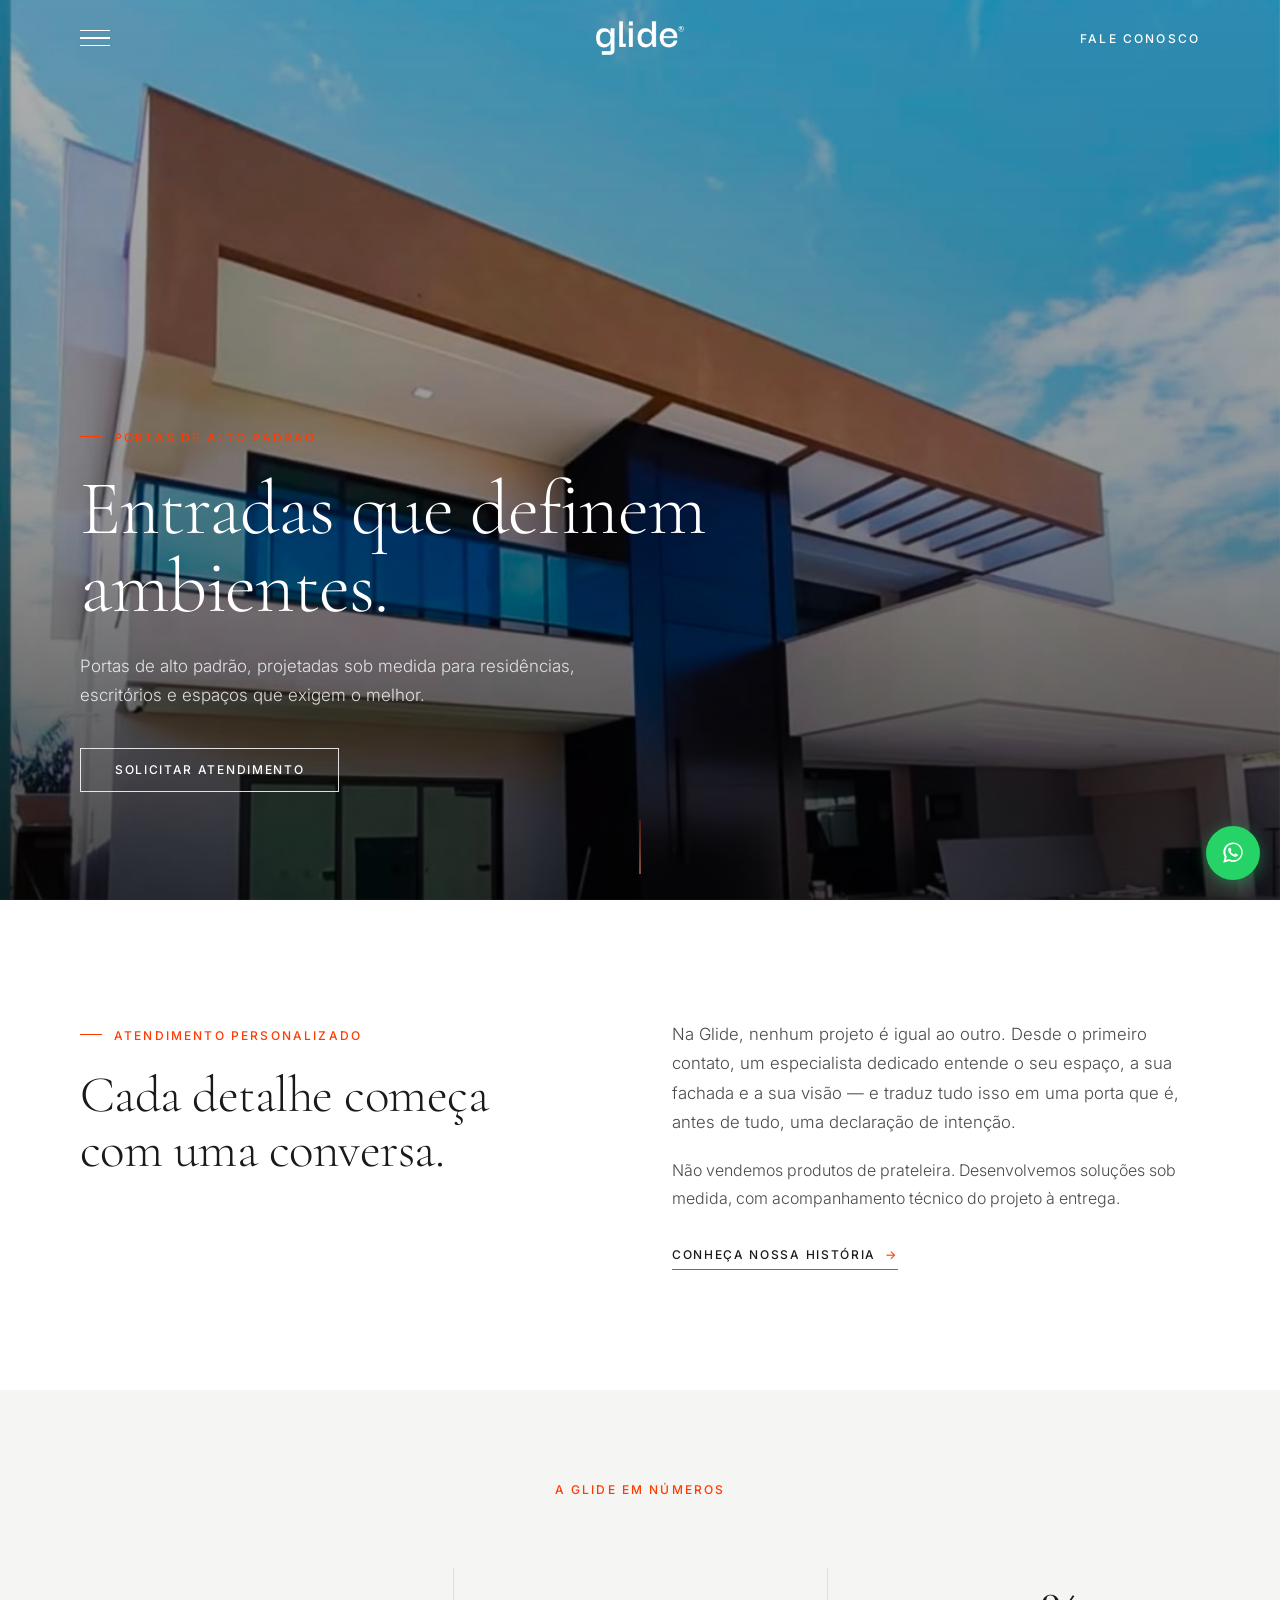
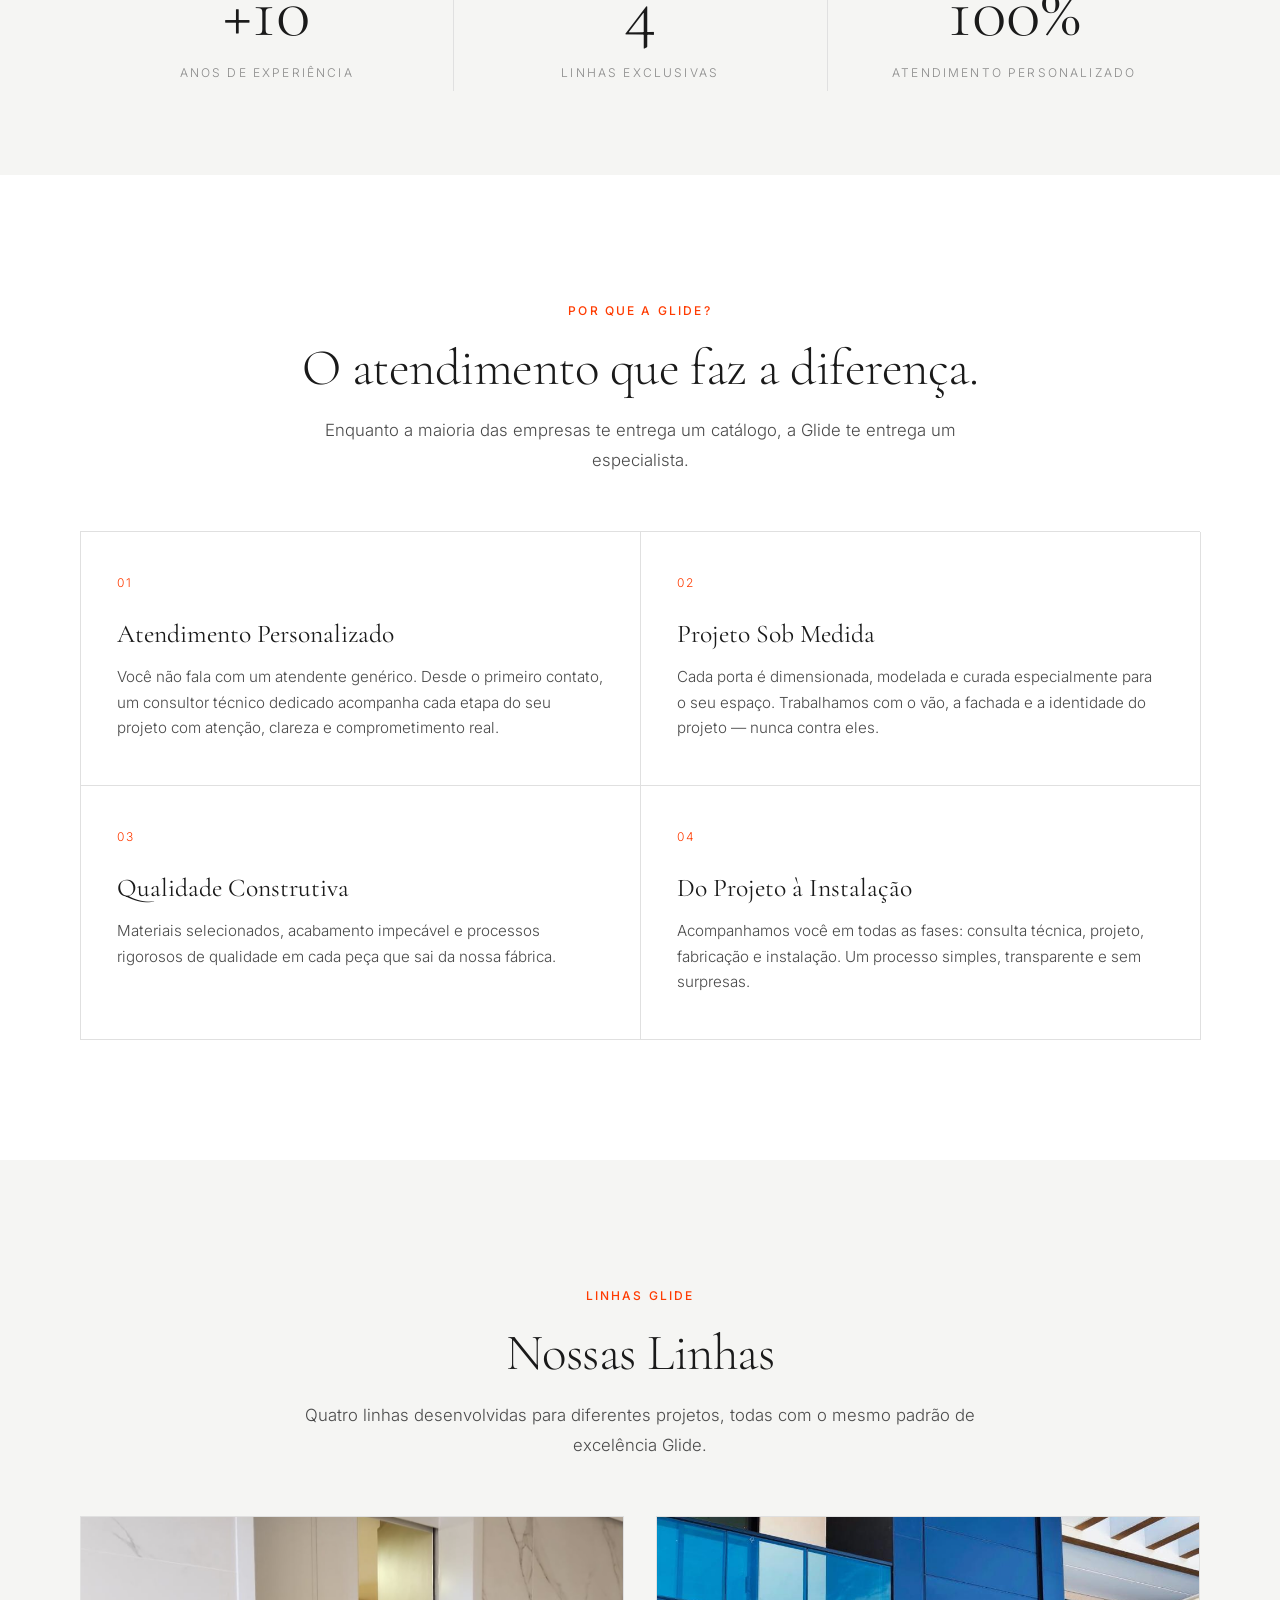
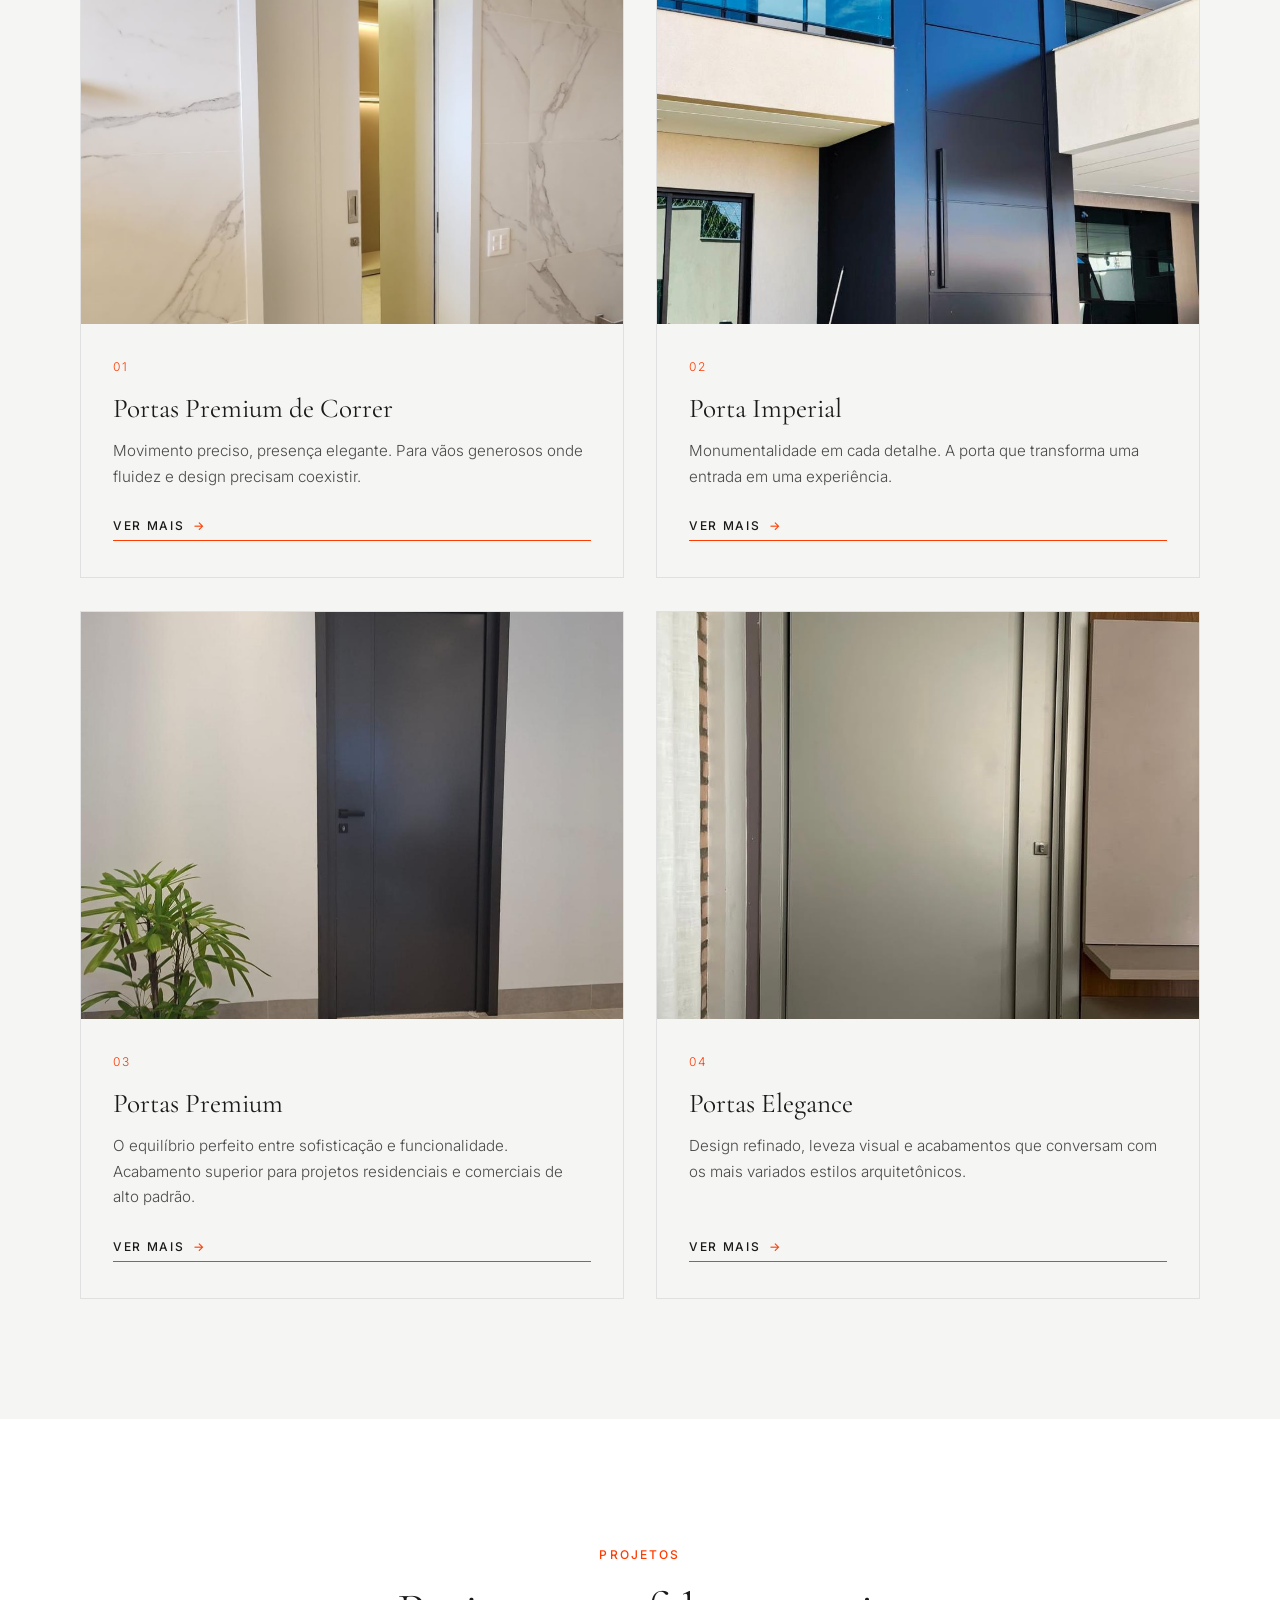
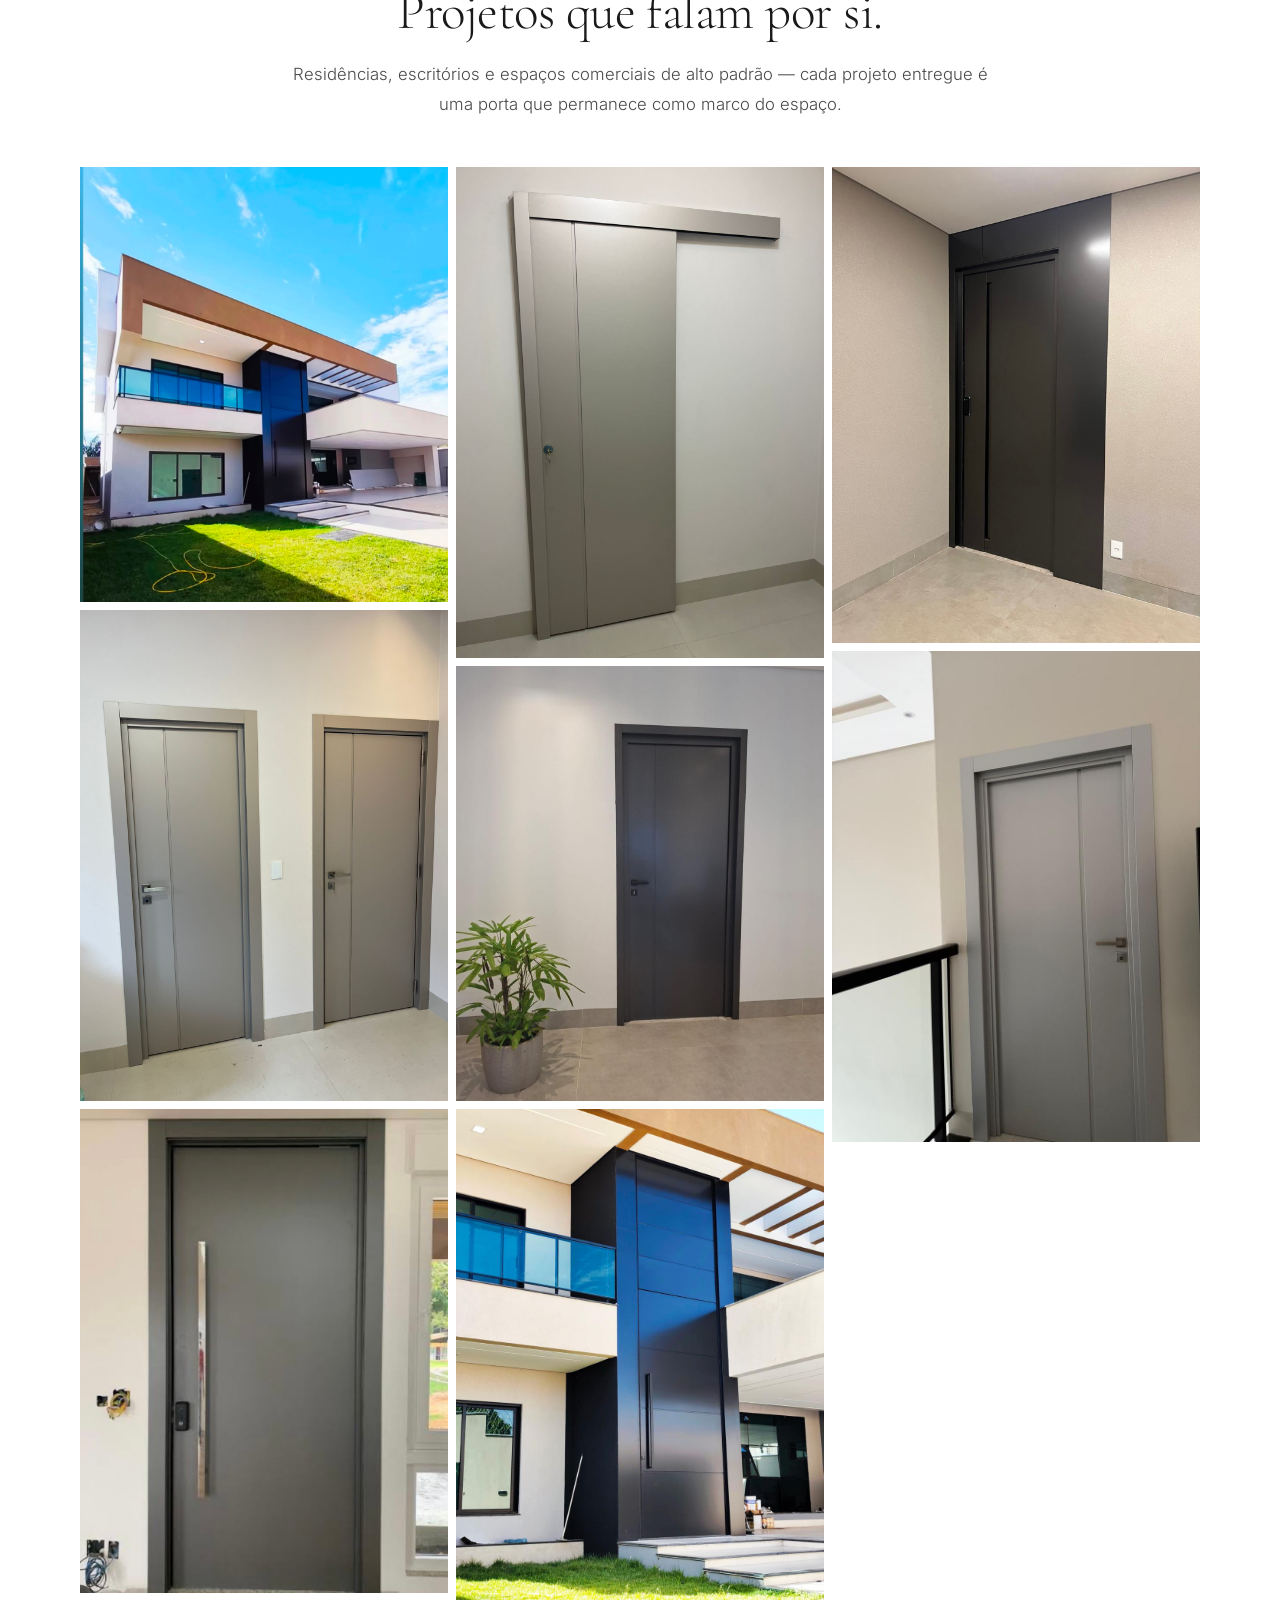
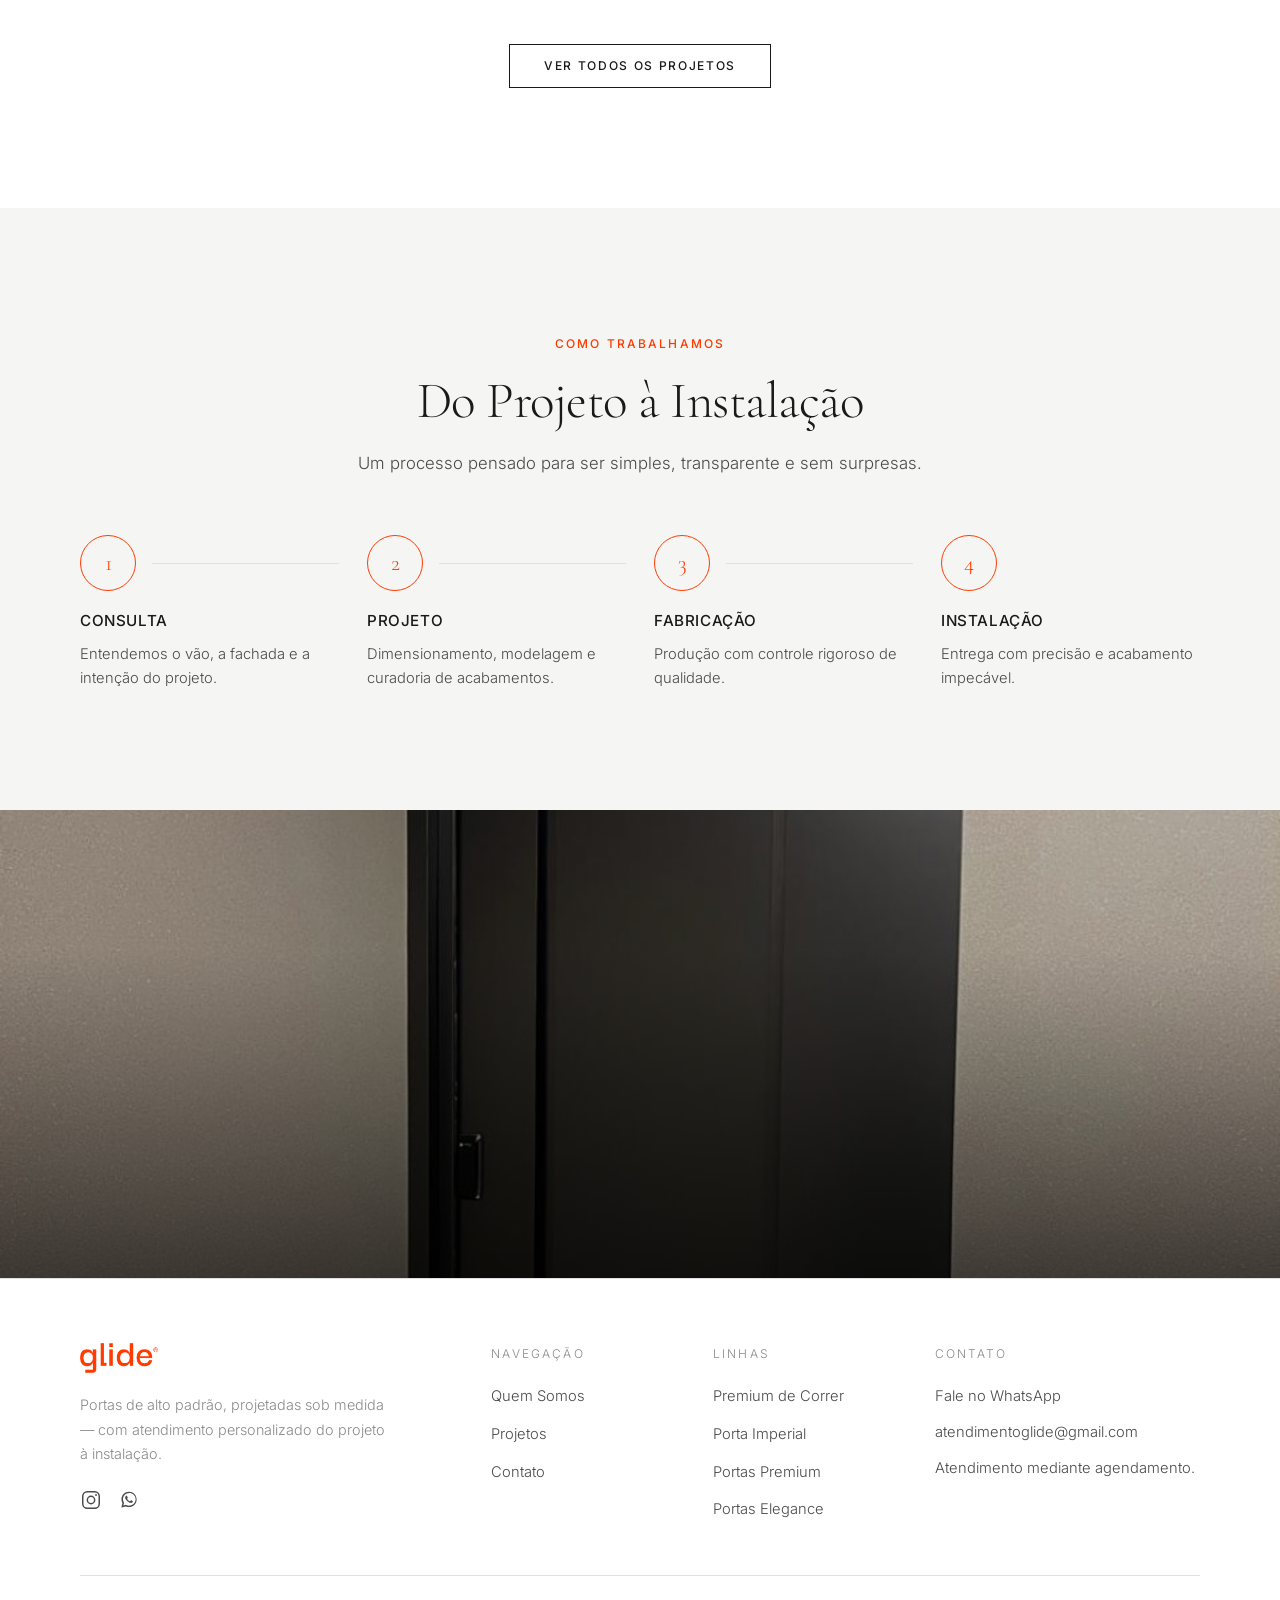
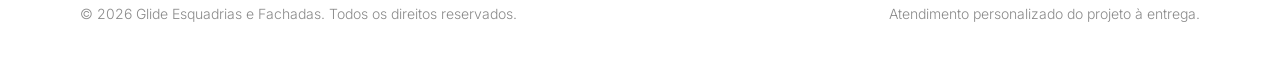
<file: index.html>
<!DOCTYPE html>
<html lang="pt-BR">
<head>
  <meta charset="UTF-8">
  <meta name="viewport" content="width=device-width, initial-scale=1.0">
  <title>Glide — Portas de Alto Padrão</title>
  <meta name="description" content="A Glide projeta portas de alto padrão sob medida, com atendimento 100% personalizado — do projeto à instalação. Entradas que definem ambientes.">
  <meta property="og:type" content="website">
  <meta property="og:site_name" content="Glide">
  <meta property="og:title" content="Glide — Portas de Alto Padrão">
  <meta property="og:description" content="A Glide projeta portas de alto padrão sob medida, com atendimento 100% personalizado — do projeto à instalação. Entradas que definem ambientes.">
  <meta property="og:image" content="images/og-image.jpg">
  <meta property="og:image:width" content="1200">
  <meta property="og:image:height" content="630">
  <meta property="og:image:alt" content="Glide — Portas de Alto Padrão">
  <meta name="twitter:card" content="summary_large_image">
  <meta name="twitter:title" content="Glide — Portas de Alto Padrão">
  <meta name="twitter:description" content="A Glide projeta portas de alto padrão sob medida, com atendimento 100% personalizado — do projeto à instalação. Entradas que definem ambientes.">
  <meta name="twitter:image" content="images/og-image.jpg">
  <link rel="icon" href="images/symbol.png">
  <link rel="preconnect" href="https://fonts.googleapis.com">
  <link rel="preconnect" href="https://fonts.gstatic.com" crossorigin>
  <link href="https://fonts.googleapis.com/css2?family=Cormorant+Garamond:ital,wght@0,300;0,400;1,300;1,400&family=Inter:wght@300;400;500&display=swap" rel="stylesheet">
  <link rel="stylesheet" href="css/tokens.css">
  <link rel="stylesheet" href="css/reset.css">
  <link rel="stylesheet" href="css/main.css">
  <script src="js/main.js" defer></script>
</head>
<body>

  <!-- ============ NAVBAR ============ -->
  <header class="navbar" id="navbar">
    <div class="navbar__inner">
      <button class="nav-toggle" aria-label="Abrir menu" aria-expanded="false" aria-controls="menu">
        <span></span><span></span><span></span>
      </button>
      <a href="index.html" class="nav-logo" aria-label="Glide — página inicial">
        <img class="logo-light" src="images/logo-white.png" alt="Glide" width="120" height="34">
        <img class="logo-dark" src="images/logo-dark.png" alt="" aria-hidden="true" width="120" height="34">
      </a>
      <a href="contato.html" class="nav-cta">Fale Conosco</a>
    </div>
  </header>

  <!-- ============ MENU OVERLAY ============ -->
  <nav class="menu" id="menu" aria-hidden="true" aria-label="Menu principal">
    <div class="menu__bar">
      <a href="index.html" class="menu__logo" aria-label="Glide"><img src="images/logo-white.png" alt="Glide"></a>
      <button class="menu__close" aria-label="Fechar menu"></button>
    </div>
    <div class="menu__body">
      <div class="menu__nav">
        <a href="index.html" class="menu__link is-active" style="--i:0">Início</a>
        <a href="quem-somos.html" class="menu__link" style="--i:1">Quem Somos</a>
        <a href="projetos.html" class="menu__link" style="--i:2">Projetos</a>
        <a href="contato.html" class="menu__link" style="--i:3">Contato</a>
      </div>
      <div class="menu__group">
        <span class="menu__group-label">Linhas de Produto</span>
        <div class="menu__sub">
          <a href="portas-premium-correr.html">Portas Premium de Correr</a>
          <a href="porta-imperial.html">Porta Imperial</a>
          <a href="portas-premium.html">Portas Premium</a>
          <a href="portas-elegance.html">Portas Elegance</a>
        </div>
      </div>
    </div>
    <div class="menu__footer">
      <a href="https://wa.me/5563981189964" target="_blank" rel="noopener">WhatsApp</a>
      <a href="contato.html">Contato</a>
      <span>Atendimento personalizado do projeto à entrega.</span>
    </div>
  </nav>

  <main>

    <!-- ============ HERO ============ -->
    <section class="hero">
      <div class="hero__media">
        <img src="fotosportas/Imperial/IMG_0067%20-%20Porta%20Imperial.jpeg"
             alt="Fachada de residência de alto padrão com porta pivotante Glide" fetchpriority="high">
      </div>
      <div class="hero__content container">
        <div class="hero__inner">
          <span class="eyebrow eyebrow--light">Portas de Alto Padrão</span>
          <h1 class="hero__title">Entradas que definem ambientes.</h1>
          <p class="hero__subtitle">Portas de alto padrão, projetadas sob medida para residências, escritórios e espaços que exigem o melhor.</p>
          <a href="https://wa.me/5563981189964" target="_blank" rel="noopener" class="btn btn--outline-light">Solicitar Atendimento</a>
        </div>
      </div>
      <span class="hero__cue" aria-hidden="true"></span>
    </section>

    <!-- ============ INTRO / MARCA ============ -->
    <section class="section">
      <div class="container">
        <div class="intro-cols">
          <div class="intro-cols__head reveal">
            <span class="eyebrow">Atendimento Personalizado</span>
            <h2 class="title-section">Cada detalhe começa<br>com uma conversa.</h2>
          </div>
          <div class="intro-cols__body reveal" style="--reveal-delay:.1s">
            <p class="lead">Na Glide, nenhum projeto é igual ao outro. Desde o primeiro contato, um especialista dedicado entende o seu espaço, a sua fachada e a sua visão — e traduz tudo isso em uma porta que é, antes de tudo, uma declaração de intenção.</p>
            <p>Não vendemos produtos de prateleira. Desenvolvemos soluções sob medida, com acompanhamento técnico do projeto à entrega.</p>
            <a href="quem-somos.html" class="text-link">Conheça nossa história <span class="arrow">→</span></a>
          </div>
        </div>
      </div>
    </section>

    <!-- ============ STATS ============ -->
    <section class="section section--surface section--tight">
      <div class="container">
        <div class="section-head reveal" style="margin-bottom:48px">
          <span class="eyebrow">A Glide em Números</span>
        </div>
        <div class="stats" data-stagger="0.12">
          <div class="stat reveal">
            <div class="stat__num">+10</div>
            <div class="stat__label">Anos de experiência</div>
          </div>
          <div class="stat reveal">
            <div class="stat__num">4</div>
            <div class="stat__label">Linhas exclusivas</div>
          </div>
          <div class="stat reveal">
            <div class="stat__num">100%</div>
            <div class="stat__label">Atendimento personalizado</div>
          </div>
        </div>
      </div>
    </section>

    <!-- ============ POR QUE A GLIDE ============ -->
    <section class="section">
      <div class="container">
        <div class="section-head reveal">
          <span class="eyebrow">Por que a Glide?</span>
          <h2 class="title-section">O atendimento que faz a diferença.</h2>
          <p class="lead">Enquanto a maioria das empresas te entrega um catálogo, a Glide te entrega um especialista.</p>
        </div>
        <div class="why-grid" data-stagger="0.08">
          <article class="why-card reveal">
            <div class="why-card__num">01</div>
            <h3 class="why-card__title">Atendimento Personalizado</h3>
            <p class="why-card__text">Você não fala com um atendente genérico. Desde o primeiro contato, um consultor técnico dedicado acompanha cada etapa do seu projeto com atenção, clareza e comprometimento real.</p>
          </article>
          <article class="why-card reveal">
            <div class="why-card__num">02</div>
            <h3 class="why-card__title">Projeto Sob Medida</h3>
            <p class="why-card__text">Cada porta é dimensionada, modelada e curada especialmente para o seu espaço. Trabalhamos com o vão, a fachada e a identidade do projeto — nunca contra eles.</p>
          </article>
          <article class="why-card reveal">
            <div class="why-card__num">03</div>
            <h3 class="why-card__title">Qualidade Construtiva</h3>
            <p class="why-card__text">Materiais selecionados, acabamento impecável e processos rigorosos de qualidade em cada peça que sai da nossa fábrica.</p>
          </article>
          <article class="why-card reveal">
            <div class="why-card__num">04</div>
            <h3 class="why-card__title">Do Projeto à Instalação</h3>
            <p class="why-card__text">Acompanhamos você em todas as fases: consulta técnica, projeto, fabricação e instalação. Um processo simples, transparente e sem surpresas.</p>
          </article>
        </div>
      </div>
    </section>

    <!-- ============ NOSSAS LINHAS ============ -->
    <section class="section section--surface">
      <div class="container">
        <div class="section-head reveal">
          <span class="eyebrow">Linhas Glide</span>
          <h2 class="title-section">Nossas Linhas</h2>
          <p class="lead">Quatro linhas desenvolvidas para diferentes projetos, todas com o mesmo padrão de excelência Glide.</p>
        </div>
        <div class="lines-grid" data-stagger="0.1">

          <article class="line-card reveal">
            <a href="portas-premium-correr.html" class="line-card__media" aria-label="Portas Premium de Correr">
              <img src="fotosportas/Correr%20Premium/IMG_0045%20-%20Porta%20de%20Correr%20Premium.jpeg" alt="Porta de correr premium Glide em ambiente revestido de mármore" loading="lazy">
            </a>
            <div class="line-card__body">
              <div class="line-card__num">01</div>
              <h3 class="line-card__title">Portas Premium de Correr</h3>
              <p class="line-card__text">Movimento preciso, presença elegante. Para vãos generosos onde fluidez e design precisam coexistir.</p>
              <a href="portas-premium-correr.html" class="text-link line-card__cta">Ver mais <span class="arrow">→</span></a>
            </div>
          </article>

          <article class="line-card reveal">
            <a href="porta-imperial.html" class="line-card__media" aria-label="Porta Imperial">
              <img src="fotosportas/Imperial/IMG_0068%20-%20Porta%20Imperial.jpeg" alt="Porta Imperial Glide pivotante de grandes dimensões em fachada" loading="lazy">
            </a>
            <div class="line-card__body">
              <div class="line-card__num">02</div>
              <h3 class="line-card__title">Porta Imperial</h3>
              <p class="line-card__text">Monumentalidade em cada detalhe. A porta que transforma uma entrada em uma experiência.</p>
              <a href="porta-imperial.html" class="text-link line-card__cta">Ver mais <span class="arrow">→</span></a>
            </div>
          </article>

          <article class="line-card reveal">
            <a href="portas-premium.html" class="line-card__media" aria-label="Portas Premium">
              <img src="fotosportas/Premium/IMG_0014%20-%20Porta%20Premium.jpeg" alt="Porta Premium Glide em alumínio com acabamento escuro" loading="lazy">
            </a>
            <div class="line-card__body">
              <div class="line-card__num">03</div>
              <h3 class="line-card__title">Portas Premium</h3>
              <p class="line-card__text">O equilíbrio perfeito entre sofisticação e funcionalidade. Acabamento superior para projetos residenciais e comerciais de alto padrão.</p>
              <a href="portas-premium.html" class="text-link line-card__cta">Ver mais <span class="arrow">→</span></a>
            </div>
          </article>

          <article class="line-card reveal">
            <a href="portas-elegance.html" class="line-card__media" aria-label="Portas Elegance">
              <img src="fotosportas/Elegance/IMG_0016%20-%20Porta%20Elegance.jpeg" alt="Porta Elegance Glide com design slim e perfil refinado" loading="lazy">
            </a>
            <div class="line-card__body">
              <div class="line-card__num">04</div>
              <h3 class="line-card__title">Portas Elegance</h3>
              <p class="line-card__text">Design refinado, leveza visual e acabamentos que conversam com os mais variados estilos arquitetônicos.</p>
              <a href="portas-elegance.html" class="text-link line-card__cta">Ver mais <span class="arrow">→</span></a>
            </div>
          </article>

        </div>
      </div>
    </section>

    <!-- ============ PROJETOS (PREVIEW) ============ -->
    <section class="section">
      <div class="container">
        <div class="section-head reveal">
          <span class="eyebrow">Projetos</span>
          <h2 class="title-section">Projetos que falam por si.</h2>
          <p class="lead">Residências, escritórios e espaços comerciais de alto padrão — cada projeto entregue é uma porta que permanece como marco do espaço.</p>
        </div>
      </div>
      <div class="container container--wide" style="margin-top:48px">
        <div class="masonry js-gallery reveal">
          <a class="gallery-item" href="fotosportas/Imperial/IMG_0067%20-%20Porta%20Imperial.jpeg"><img src="fotosportas/Imperial/IMG_0067%20-%20Porta%20Imperial.jpeg" alt="Fachada de residência de alto padrão com porta Imperial Glide" loading="lazy"></a>
          <a class="gallery-item" href="fotosportas/Premium/IMG_0064%20-%20Porta%20Premium.jpeg"><img src="fotosportas/Premium/IMG_0064%20-%20Porta%20Premium.jpeg" alt="Portas Premium Glide em acabamento taupe" loading="lazy"></a>
          <a class="gallery-item" href="fotosportas/Elegance/IMG_0026%20-%20Porta%20Elegance.jpeg"><img src="fotosportas/Elegance/IMG_0026%20-%20Porta%20Elegance.jpeg" alt="Porta Elegance Glide em tom grafite com puxador alongado" loading="lazy"></a>
          <a class="gallery-item" href="fotosportas/Correr%20Premium/IMG_0047%20-%20Porta%20de%20Correr%20Premium.jpeg"><img src="fotosportas/Correr%20Premium/IMG_0047%20-%20Porta%20de%20Correr%20Premium.jpeg" alt="Porta de correr premium Glide com acabamento prata" loading="lazy"></a>
          <a class="gallery-item" href="fotosportas/Premium/IMG_0014%20-%20Porta%20Premium.jpeg"><img src="fotosportas/Premium/IMG_0014%20-%20Porta%20Premium.jpeg" alt="Porta Premium Glide preta em hall residencial" loading="lazy"></a>
          <a class="gallery-item" href="fotosportas/Imperial/IMG_0068%20-%20Porta%20Imperial.jpeg"><img src="fotosportas/Imperial/IMG_0068%20-%20Porta%20Imperial.jpeg" alt="Porta Imperial Glide pivotante de grandes dimensões" loading="lazy"></a>
          <a class="gallery-item" href="fotosportas/Elegance/IMG_0050%20-%20Porta%20Elegance.PNG"><img src="fotosportas/Elegance/IMG_0050%20-%20Porta%20Elegance.PNG" alt="Porta Elegance Glide preta com design minimalista" loading="lazy"></a>
          <a class="gallery-item" href="fotosportas/Premium/IMG_0020%20-%20Porta%20Premium.jpeg"><img src="fotosportas/Premium/IMG_0020%20-%20Porta%20Premium.jpeg" alt="Porta Premium Glide em ambiente com guarda-corpo de vidro" loading="lazy"></a>
        </div>
        <div class="text-center reveal" style="margin-top:44px">
          <a href="projetos.html" class="btn btn--outline">Ver todos os projetos</a>
        </div>
      </div>
    </section>

    <!-- ============ PROCESSO ============ -->
    <section class="section section--surface">
      <div class="container">
        <div class="section-head reveal">
          <span class="eyebrow">Como Trabalhamos</span>
          <h2 class="title-section">Do Projeto à Instalação</h2>
          <p class="lead">Um processo pensado para ser simples, transparente e sem surpresas.</p>
        </div>
        <div class="process" data-stagger="0.1">
          <div class="step reveal">
            <div class="step__num">1</div>
            <h3 class="step__title">Consulta</h3>
            <p class="step__text">Entendemos o vão, a fachada e a intenção do projeto.</p>
          </div>
          <div class="step reveal">
            <div class="step__num">2</div>
            <h3 class="step__title">Projeto</h3>
            <p class="step__text">Dimensionamento, modelagem e curadoria de acabamentos.</p>
          </div>
          <div class="step reveal">
            <div class="step__num">3</div>
            <h3 class="step__title">Fabricação</h3>
            <p class="step__text">Produção com controle rigoroso de qualidade.</p>
          </div>
          <div class="step reveal">
            <div class="step__num">4</div>
            <h3 class="step__title">Instalação</h3>
            <p class="step__text">Entrega com precisão e acabamento impecável.</p>
          </div>
        </div>
      </div>
    </section>

    <!-- ============ CTA FINAL (BAND) ============ -->
    <section class="page-hero page-hero--short" aria-label="Fale com a Glide">
      <div class="page-hero__media">
        <img src="fotosportas/Elegance/IMG_0050%20-%20Porta%20Elegance.PNG" alt="Porta Glide preta de alto padrão em destaque" loading="lazy">
      </div>
      <div class="page-hero__content container text-center" style="display:flex;flex-direction:column;align-items:center">
        <div class="cta-final">
          <h2 class="title-section on-dark reveal">Tem um projeto e precisa de um<br>atendimento à altura?</h2>
          <a href="https://wa.me/5563981189964" target="_blank" rel="noopener" class="btn btn--outline-light reveal">Fale com um especialista</a>
        </div>
      </div>
    </section>

  </main>

  <!-- ============ FOOTER ============ -->
  <footer class="footer">
    <div class="container">
      <div class="footer__grid">
        <div class="footer__brand">
          <img class="footer__brand-logo" src="images/logo-orange.png" alt="Glide">
          <p class="footer__tagline">Portas de alto padrão, projetadas sob medida — com atendimento personalizado do projeto à instalação.</p>
          <div class="footer__social">
            <a href="https://www.instagram.com/glide.brasil/" aria-label="Instagram" target="_blank" rel="noopener">
              <svg viewBox="0 0 24 24" fill="none" stroke="currentColor" stroke-width="1.6" aria-hidden="true"><rect x="3" y="3" width="18" height="18" rx="5"/><circle cx="12" cy="12" r="4"/><circle cx="17.5" cy="6.5" r="1" fill="currentColor" stroke="none"/></svg>
            </a>
            <a href="https://wa.me/5563981189964" aria-label="WhatsApp" target="_blank" rel="noopener">
              <svg viewBox="0 0 32 32" fill="currentColor" aria-hidden="true"><path d="M16.04 4C9.93 4 4.98 8.95 4.98 15.06c0 1.95.51 3.86 1.48 5.54L4.9 27l6.57-1.72a11.02 11.02 0 0 0 4.56.98h.01c6.11 0 11.06-4.95 11.06-11.06C27.1 8.95 22.15 4 16.04 4zm0 20.2h-.01c-1.41 0-2.79-.38-4-1.1l-.29-.17-3.9 1.02 1.04-3.8-.19-.3a9.13 9.13 0 0 1-1.4-4.86c0-5.05 4.11-9.16 9.17-9.16 2.45 0 4.75.96 6.48 2.69a9.1 9.1 0 0 1 2.68 6.48c0 5.06-4.11 9.17-9.16 9.17zm5.03-6.86c-.27-.14-1.63-.8-1.88-.9-.25-.09-.43-.13-.62.14-.18.27-.71.9-.87 1.08-.16.18-.32.2-.59.07-.27-.14-1.16-.43-2.21-1.36-.82-.73-1.37-1.63-1.53-1.9-.16-.27-.02-.42.12-.55.12-.12.27-.32.41-.48.14-.16.18-.27.27-.46.09-.18.05-.34-.02-.48-.07-.14-.62-1.49-.85-2.04-.22-.53-.45-.46-.62-.47l-.53-.01c-.18 0-.48.07-.73.34-.25.27-.96.94-.96 2.29 0 1.35.98 2.65 1.12 2.84.14.18 1.93 2.95 4.67 4.14.65.28 1.16.45 1.56.58.66.21 1.25.18 1.72.11.52-.08 1.63-.67 1.86-1.31.23-.64.23-1.19.16-1.31-.07-.12-.25-.18-.52-.32z"/></svg>
            </a>
          </div>
        </div>

        <div class="footer__col">
          <div class="footer__col-title">Navegação</div>
          <nav class="footer__links">
            <a href="quem-somos.html">Quem Somos</a>
            <a href="projetos.html">Projetos</a>
            <a href="contato.html">Contato</a>
          </nav>
        </div>

        <div class="footer__col">
          <div class="footer__col-title">Linhas</div>
          <nav class="footer__links">
            <a href="portas-premium-correr.html">Premium de Correr</a>
            <a href="porta-imperial.html">Porta Imperial</a>
            <a href="portas-premium.html">Portas Premium</a>
            <a href="portas-elegance.html">Portas Elegance</a>
          </nav>
        </div>
        <div class="footer__col">
          <div class="footer__col-title">Contato</div>
          <div class="footer__contact">
            <a href="https://wa.me/5563981189964" target="_blank" rel="noopener">Fale no WhatsApp</a>
            <a href="mailto:atendimentoglide@gmail.com">atendimentoglide@gmail.com</a>
            <p>Atendimento mediante agendamento.</p>
          </div>
        </div>
      </div>

      <div class="footer__bottom">
        <span>&copy; <span class="js-year">2026</span> Glide Esquadrias e Fachadas. Todos os direitos reservados.</span>
        <span>Atendimento personalizado do projeto à entrega.</span>
      </div>
    </div>
  </footer>

  <!-- ============ WHATSAPP FLUTUANTE ============ -->
  <a class="whatsapp-float" href="https://wa.me/5563981189964" target="_blank" rel="noopener" aria-label="Fale com um especialista no WhatsApp">
    <svg viewBox="0 0 32 32" fill="currentColor" aria-hidden="true"><path d="M16.04 4C9.93 4 4.98 8.95 4.98 15.06c0 1.95.51 3.86 1.48 5.54L4.9 27l6.57-1.72a11.02 11.02 0 0 0 4.56.98h.01c6.11 0 11.06-4.95 11.06-11.06C27.1 8.95 22.15 4 16.04 4zm0 20.2h-.01c-1.41 0-2.79-.38-4-1.1l-.29-.17-3.9 1.02 1.04-3.8-.19-.3a9.13 9.13 0 0 1-1.4-4.86c0-5.05 4.11-9.16 9.17-9.16 2.45 0 4.75.96 6.48 2.69a9.1 9.1 0 0 1 2.68 6.48c0 5.06-4.11 9.17-9.16 9.17zm5.03-6.86c-.27-.14-1.63-.8-1.88-.9-.25-.09-.43-.13-.62.14-.18.27-.71.9-.87 1.08-.16.18-.32.2-.59.07-.27-.14-1.16-.43-2.21-1.36-.82-.73-1.37-1.63-1.53-1.9-.16-.27-.02-.42.12-.55.12-.12.27-.32.41-.48.14-.16.18-.27.27-.46.09-.18.05-.34-.02-.48-.07-.14-.62-1.49-.85-2.04-.22-.53-.45-.46-.62-.47l-.53-.01c-.18 0-.48.07-.73.34-.25.27-.96.94-.96 2.29 0 1.35.98 2.65 1.12 2.84.14.18 1.93 2.95 4.67 4.14.65.28 1.16.45 1.56.58.66.21 1.25.18 1.72.11.52-.08 1.63-.67 1.86-1.31.23-.64.23-1.19.16-1.31-.07-.12-.25-.18-.52-.32z"/></svg>
  </a>

</body>
</html>
</file>
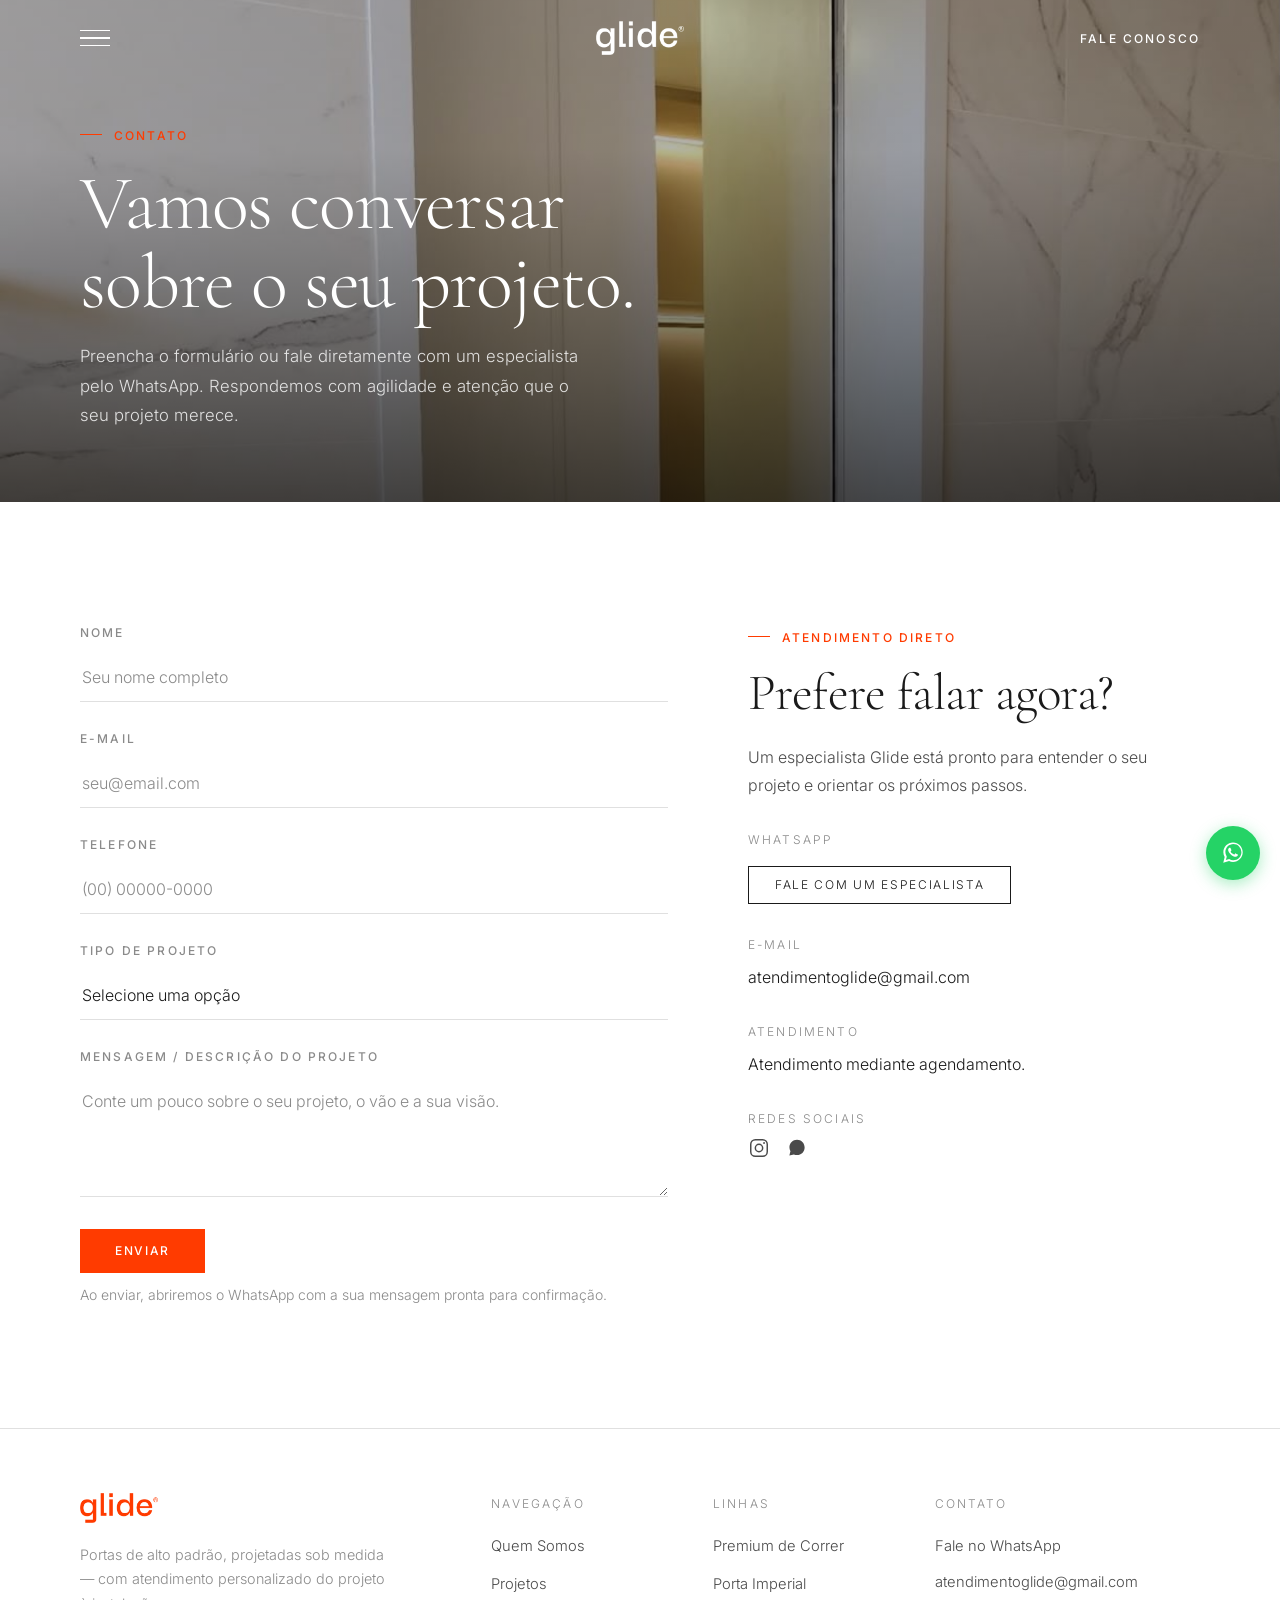
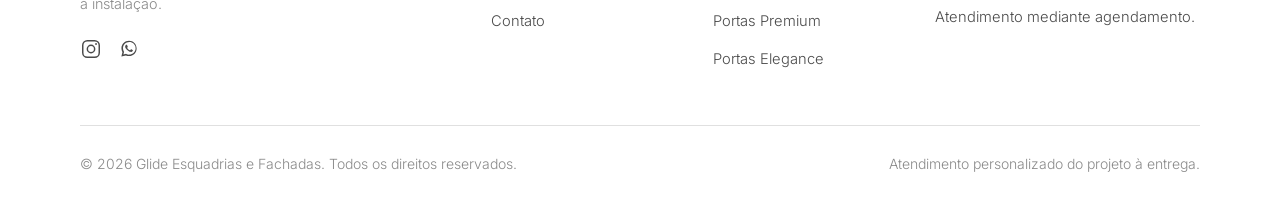
<file: contato.html>
<!DOCTYPE html>
<html lang="pt-BR">
<head>
  <meta charset="UTF-8">
  <meta name="viewport" content="width=device-width, initial-scale=1.0">
  <title>Contato — Glide</title>
  <meta name="description" content="Fale com a Glide. Preencha o formulário ou converse diretamente com um especialista pelo WhatsApp — respondemos com agilidade e a atenção que o seu projeto merece.">
  <meta property="og:type" content="website">
  <meta property="og:site_name" content="Glide">
  <meta property="og:title" content="Contato — Glide">
  <meta property="og:description" content="Fale com a Glide. Preencha o formulário ou converse diretamente com um especialista pelo WhatsApp — respondemos com agilidade e a atenção que o seu projeto merece.">
  <meta property="og:image" content="images/og-image.jpg">
  <meta property="og:image:width" content="1200">
  <meta property="og:image:height" content="630">
  <meta property="og:image:alt" content="Glide — Portas de Alto Padrão">
  <meta name="twitter:card" content="summary_large_image">
  <meta name="twitter:title" content="Contato — Glide">
  <meta name="twitter:description" content="Fale com a Glide. Preencha o formulário ou converse diretamente com um especialista pelo WhatsApp — respondemos com agilidade e a atenção que o seu projeto merece.">
  <meta name="twitter:image" content="images/og-image.jpg">
  <link rel="icon" href="images/symbol.png">
  <link rel="preconnect" href="https://fonts.googleapis.com">
  <link rel="preconnect" href="https://fonts.gstatic.com" crossorigin>
  <link href="https://fonts.googleapis.com/css2?family=Cormorant+Garamond:ital,wght@0,300;0,400;1,300;1,400&family=Inter:wght@300;400;500&display=swap" rel="stylesheet">
  <link rel="stylesheet" href="css/tokens.css">
  <link rel="stylesheet" href="css/reset.css">
  <link rel="stylesheet" href="css/main.css">
  <script src="js/main.js" defer></script>
</head>
<body>

  <!-- ============ NAVBAR ============ -->
  <header class="navbar" id="navbar">
    <div class="navbar__inner">
      <button class="nav-toggle" aria-label="Abrir menu" aria-expanded="false" aria-controls="menu">
        <span></span><span></span><span></span>
      </button>
      <a href="index.html" class="nav-logo" aria-label="Glide — página inicial">
        <img class="logo-light" src="images/logo-white.png" alt="Glide" width="120" height="34">
        <img class="logo-dark" src="images/logo-dark.png" alt="" aria-hidden="true" width="120" height="34">
      </a>
      <a href="contato.html" class="nav-cta">Fale Conosco</a>
    </div>
  </header>

  <!-- ============ MENU OVERLAY ============ -->
  <nav class="menu" id="menu" aria-hidden="true" aria-label="Menu principal">
    <div class="menu__bar">
      <a href="index.html" class="menu__logo" aria-label="Glide"><img src="images/logo-white.png" alt="Glide"></a>
      <button class="menu__close" aria-label="Fechar menu"></button>
    </div>
    <div class="menu__body">
      <div class="menu__nav">
        <a href="index.html" class="menu__link" style="--i:0">Início</a>
        <a href="quem-somos.html" class="menu__link" style="--i:1">Quem Somos</a>
        <a href="projetos.html" class="menu__link" style="--i:2">Projetos</a>
        <a href="contato.html" class="menu__link is-active" style="--i:3">Contato</a>
      </div>
      <div class="menu__group">
        <span class="menu__group-label">Linhas de Produto</span>
        <div class="menu__sub">
          <a href="portas-premium-correr.html">Portas Premium de Correr</a>
          <a href="porta-imperial.html">Porta Imperial</a>
          <a href="portas-premium.html">Portas Premium</a>
          <a href="portas-elegance.html">Portas Elegance</a>
        </div>
      </div>
    </div>
    <div class="menu__footer">
      <a href="https://wa.me/5563981189964" target="_blank" rel="noopener">WhatsApp</a>
      <a href="contato.html">Contato</a>
      <span>Atendimento personalizado do projeto à entrega.</span>
    </div>
  </nav>

  <main>

    <!-- ============ HERO DA PÁGINA ============ -->
    <section class="page-hero page-hero--short">
      <div class="page-hero__media">
        <img src="fotosportas/Correr%20Premium/IMG_0045%20-%20Porta%20de%20Correr%20Premium.jpeg"
             alt="Porta Glide de alto padrão integrada a parede de mármore" fetchpriority="high">
      </div>
      <div class="page-hero__content container">
        <span class="eyebrow eyebrow--light">Contato</span>
        <h1 class="page-hero__title">Vamos conversar sobre o seu projeto.</h1>
        <p class="page-hero__subtitle">Preencha o formulário ou fale diretamente com um especialista pelo WhatsApp. Respondemos com agilidade e atenção que o seu projeto merece.</p>
      </div>
    </section>

    <!-- ============ CONTATO ============ -->
    <section class="section">
      <div class="container">
        <div class="contact-grid">

          <!-- Formulário -->
          <div class="reveal">
            <!-- O envio abre o WhatsApp com a mensagem preenchida.
                 Substitua data-whatsapp pelo número real (apenas dígitos: DDI+DDD+número). -->
            <form class="form js-contact-form" data-whatsapp="5563981189964" novalidate>
              <div class="field">
                <label for="nome">Nome</label>
                <input type="text" id="nome" name="nome" placeholder="Seu nome completo" required>
              </div>
              <div class="field">
                <label for="email">E-mail</label>
                <input type="email" id="email" name="email" placeholder="seu@email.com" required>
              </div>
              <div class="field">
                <label for="telefone">Telefone</label>
                <input type="tel" id="telefone" name="telefone" placeholder="(00) 00000-0000">
              </div>
              <div class="field">
                <label for="tipo">Tipo de projeto</label>
                <select id="tipo" name="tipo" required>
                  <option value="" disabled selected>Selecione uma opção</option>
                  <option value="Residencial">Residencial</option>
                  <option value="Comercial">Comercial</option>
                  <option value="Corporativo">Corporativo</option>
                </select>
              </div>
              <div class="field">
                <label for="mensagem">Mensagem / Descrição do projeto</label>
                <textarea id="mensagem" name="mensagem" placeholder="Conte um pouco sobre o seu projeto, o vão e a sua visão." required></textarea>
              </div>
              <div class="form__submit">
                <button type="submit" class="btn btn--primary">Enviar</button>
                <p class="form__feedback form__note" hidden>Abrindo o WhatsApp com a sua mensagem — é só confirmar o envio por lá.</p>
                <p class="form__note">Ao enviar, abriremos o WhatsApp com a sua mensagem pronta para confirmação.</p>
              </div>
            </form>
          </div>

          <!-- Aside / contato direto -->
          <aside class="contact-aside reveal" style="--reveal-delay:.1s">
            <span class="eyebrow">Atendimento Direto</span>
            <h2 class="title-section">Prefere falar agora?</h2>
            <p>Um especialista Glide está pronto para entender o seu projeto e orientar os próximos passos.</p>

            <div class="contact-block">
              <div class="contact-block__label">WhatsApp</div>
              <a href="https://wa.me/5563981189964" target="_blank" rel="noopener" class="btn btn--outline btn--sm" style="margin-top:8px">Fale com um especialista</a>
            </div>
            <div class="contact-block">
              <div class="contact-block__label">E-mail</div>
              <a href="mailto:atendimentoglide@gmail.com">atendimentoglide@gmail.com</a>
            </div>

            <div class="contact-block">
              <div class="contact-block__label">Atendimento</div>
              <p>Atendimento mediante agendamento.</p>
            </div>

            <div class="contact-block">
              <div class="contact-block__label">Redes Sociais</div>
              <div class="footer__social" style="margin-top:8px">
                <a href="https://www.instagram.com/glide.brasil/" aria-label="Instagram" target="_blank" rel="noopener">
                  <svg viewBox="0 0 24 24" fill="none" stroke="currentColor" stroke-width="1.6" aria-hidden="true"><rect x="3" y="3" width="18" height="18" rx="5"/><circle cx="12" cy="12" r="4"/><circle cx="17.5" cy="6.5" r="1" fill="currentColor" stroke="none"/></svg>
                </a>
                <a href="https://wa.me/5563981189964" aria-label="WhatsApp" target="_blank" rel="noopener">
                  <svg viewBox="0 0 32 32" fill="currentColor" aria-hidden="true"><path d="M16.04 4C9.93 4 4.98 8.95 4.98 15.06c0 1.95.51 3.86 1.48 5.54L4.9 27l6.57-1.72a11.02 11.02 0 0 0 4.56.98h.01c6.11 0 11.06-4.95 11.06-11.06C27.1 8.95 22.15 4 16.04 4z"/></svg>
                </a>
              </div>
            </div>
          </aside>

        </div>
      </div>
    </section>

  </main>

  <!-- ============ FOOTER ============ -->
  <footer class="footer">
    <div class="container">
      <div class="footer__grid">
        <div class="footer__brand">
          <img class="footer__brand-logo" src="images/logo-orange.png" alt="Glide">
          <p class="footer__tagline">Portas de alto padrão, projetadas sob medida — com atendimento personalizado do projeto à instalação.</p>
          <div class="footer__social">
            <a href="https://www.instagram.com/glide.brasil/" aria-label="Instagram" target="_blank" rel="noopener">
              <svg viewBox="0 0 24 24" fill="none" stroke="currentColor" stroke-width="1.6" aria-hidden="true"><rect x="3" y="3" width="18" height="18" rx="5"/><circle cx="12" cy="12" r="4"/><circle cx="17.5" cy="6.5" r="1" fill="currentColor" stroke="none"/></svg>
            </a>
            <a href="https://wa.me/5563981189964" aria-label="WhatsApp" target="_blank" rel="noopener">
              <svg viewBox="0 0 32 32" fill="currentColor" aria-hidden="true"><path d="M16.04 4C9.93 4 4.98 8.95 4.98 15.06c0 1.95.51 3.86 1.48 5.54L4.9 27l6.57-1.72a11.02 11.02 0 0 0 4.56.98h.01c6.11 0 11.06-4.95 11.06-11.06C27.1 8.95 22.15 4 16.04 4zm0 20.2h-.01c-1.41 0-2.79-.38-4-1.1l-.29-.17-3.9 1.02 1.04-3.8-.19-.3a9.13 9.13 0 0 1-1.4-4.86c0-5.05 4.11-9.16 9.17-9.16 2.45 0 4.75.96 6.48 2.69a9.1 9.1 0 0 1 2.68 6.48c0 5.06-4.11 9.17-9.16 9.17zm5.03-6.86c-.27-.14-1.63-.8-1.88-.9-.25-.09-.43-.13-.62.14-.18.27-.71.9-.87 1.08-.16.18-.32.2-.59.07-.27-.14-1.16-.43-2.21-1.36-.82-.73-1.37-1.63-1.53-1.9-.16-.27-.02-.42.12-.55.12-.12.27-.32.41-.48.14-.16.18-.27.27-.46.09-.18.05-.34-.02-.48-.07-.14-.62-1.49-.85-2.04-.22-.53-.45-.46-.62-.47l-.53-.01c-.18 0-.48.07-.73.34-.25.27-.96.94-.96 2.29 0 1.35.98 2.65 1.12 2.84.14.18 1.93 2.95 4.67 4.14.65.28 1.16.45 1.56.58.66.21 1.25.18 1.72.11.52-.08 1.63-.67 1.86-1.31.23-.64.23-1.19.16-1.31-.07-.12-.25-.18-.52-.32z"/></svg>
            </a>
          </div>
        </div>
        <div class="footer__col">
          <div class="footer__col-title">Navegação</div>
          <nav class="footer__links">
            <a href="quem-somos.html">Quem Somos</a>
            <a href="projetos.html">Projetos</a>
            <a href="contato.html">Contato</a>
          </nav>
        </div>
        <div class="footer__col">
          <div class="footer__col-title">Linhas</div>
          <nav class="footer__links">
            <a href="portas-premium-correr.html">Premium de Correr</a>
            <a href="porta-imperial.html">Porta Imperial</a>
            <a href="portas-premium.html">Portas Premium</a>
            <a href="portas-elegance.html">Portas Elegance</a>
          </nav>
        </div>
        <div class="footer__col">
          <div class="footer__col-title">Contato</div>
          <div class="footer__contact">
            <a href="https://wa.me/5563981189964" target="_blank" rel="noopener">Fale no WhatsApp</a>
            <a href="mailto:atendimentoglide@gmail.com">atendimentoglide@gmail.com</a>
            <p>Atendimento mediante agendamento.</p>
          </div>
        </div>
      </div>
      <div class="footer__bottom">
        <span>&copy; <span class="js-year">2026</span> Glide Esquadrias e Fachadas. Todos os direitos reservados.</span>
        <span>Atendimento personalizado do projeto à entrega.</span>
      </div>
    </div>
  </footer>

  <!-- ============ WHATSAPP FLUTUANTE ============ -->
  <a class="whatsapp-float" href="https://wa.me/5563981189964" target="_blank" rel="noopener" aria-label="Fale com um especialista no WhatsApp">
    <svg viewBox="0 0 32 32" fill="currentColor" aria-hidden="true"><path d="M16.04 4C9.93 4 4.98 8.95 4.98 15.06c0 1.95.51 3.86 1.48 5.54L4.9 27l6.57-1.72a11.02 11.02 0 0 0 4.56.98h.01c6.11 0 11.06-4.95 11.06-11.06C27.1 8.95 22.15 4 16.04 4zm0 20.2h-.01c-1.41 0-2.79-.38-4-1.1l-.29-.17-3.9 1.02 1.04-3.8-.19-.3a9.13 9.13 0 0 1-1.4-4.86c0-5.05 4.11-9.16 9.17-9.16 2.45 0 4.75.96 6.48 2.69a9.1 9.1 0 0 1 2.68 6.48c0 5.06-4.11 9.17-9.16 9.17zm5.03-6.86c-.27-.14-1.63-.8-1.88-.9-.25-.09-.43-.13-.62.14-.18.27-.71.9-.87 1.08-.16.18-.32.2-.59.07-.27-.14-1.16-.43-2.21-1.36-.82-.73-1.37-1.63-1.53-1.9-.16-.27-.02-.42.12-.55.12-.12.27-.32.41-.48.14-.16.18-.27.27-.46.09-.18.05-.34-.02-.48-.07-.14-.62-1.49-.85-2.04-.22-.53-.45-.46-.62-.47l-.53-.01c-.18 0-.48.07-.73.34-.25.27-.96.94-.96 2.29 0 1.35.98 2.65 1.12 2.84.14.18 1.93 2.95 4.67 4.14.65.28 1.16.45 1.56.58.66.21 1.25.18 1.72.11.52-.08 1.63-.67 1.86-1.31.23-.64.23-1.19.16-1.31-.07-.12-.25-.18-.52-.32z"/></svg>
  </a>

</body>
</html>
</file>
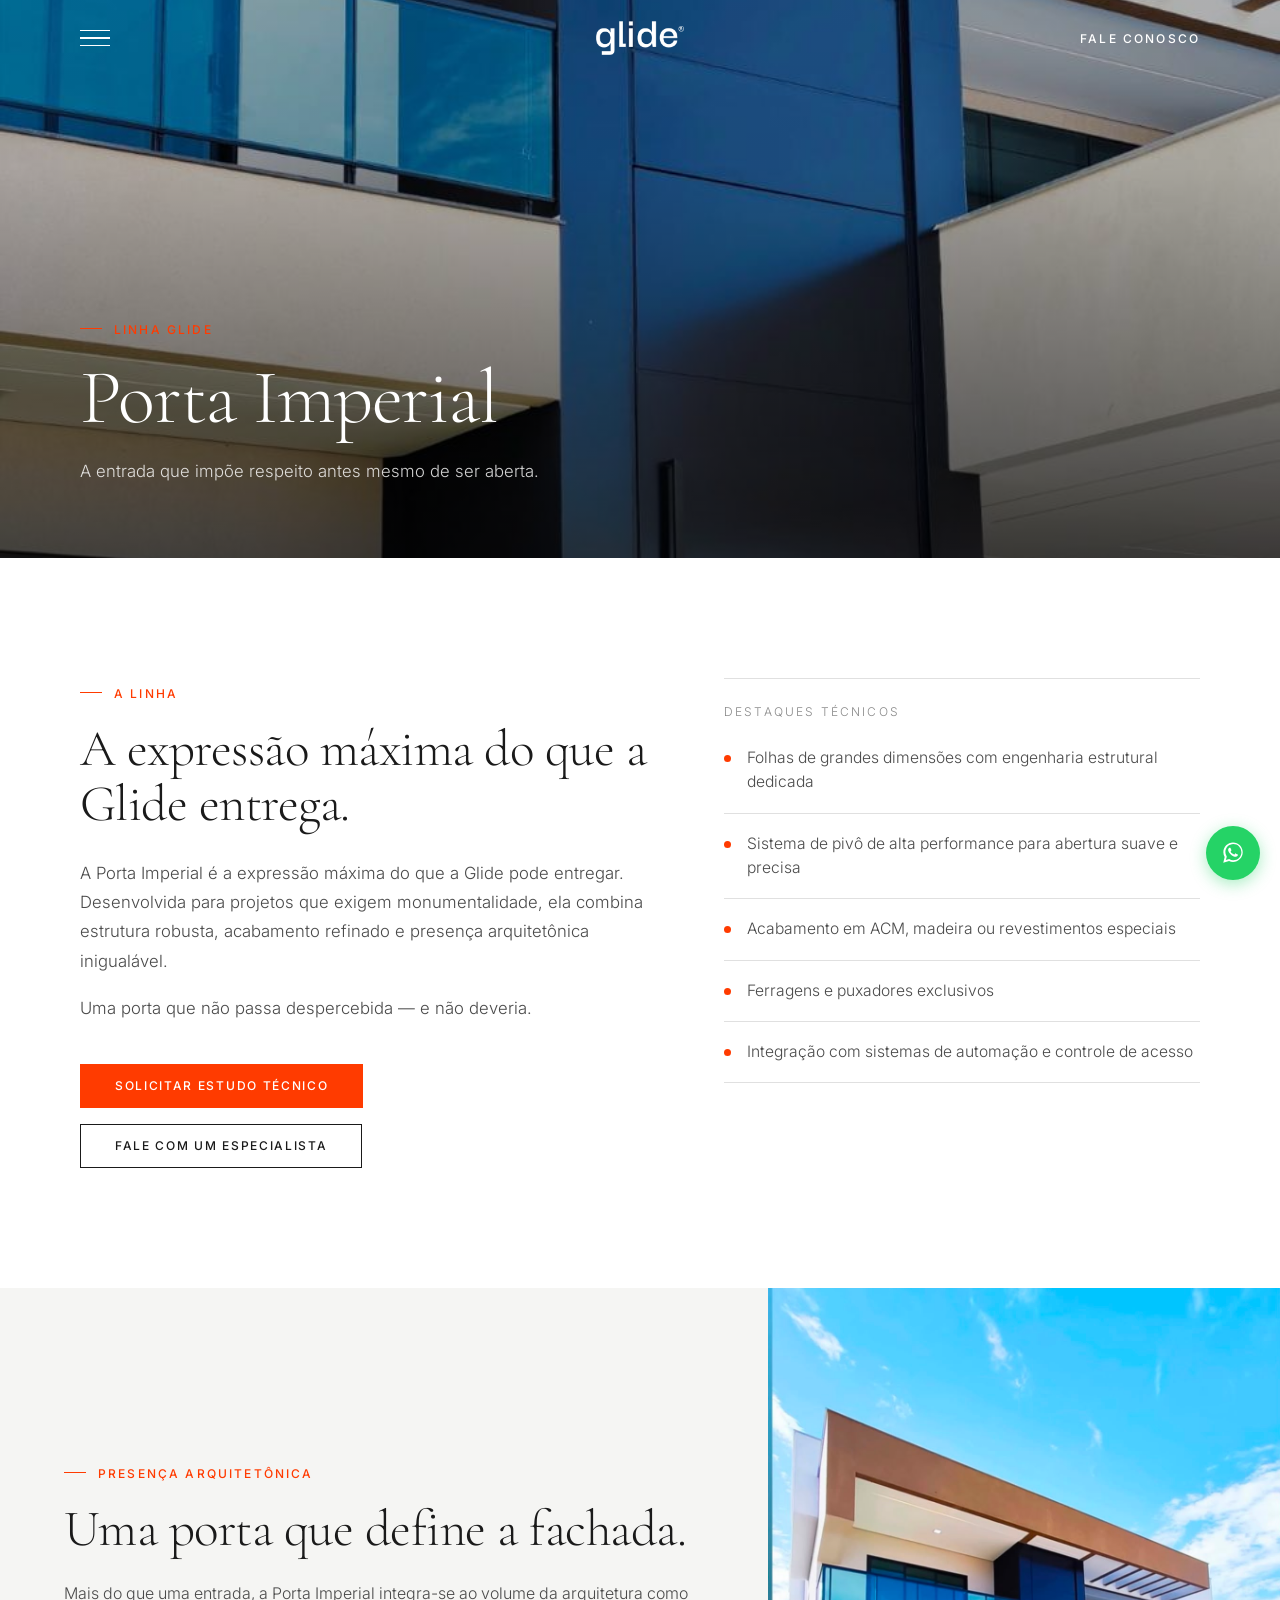
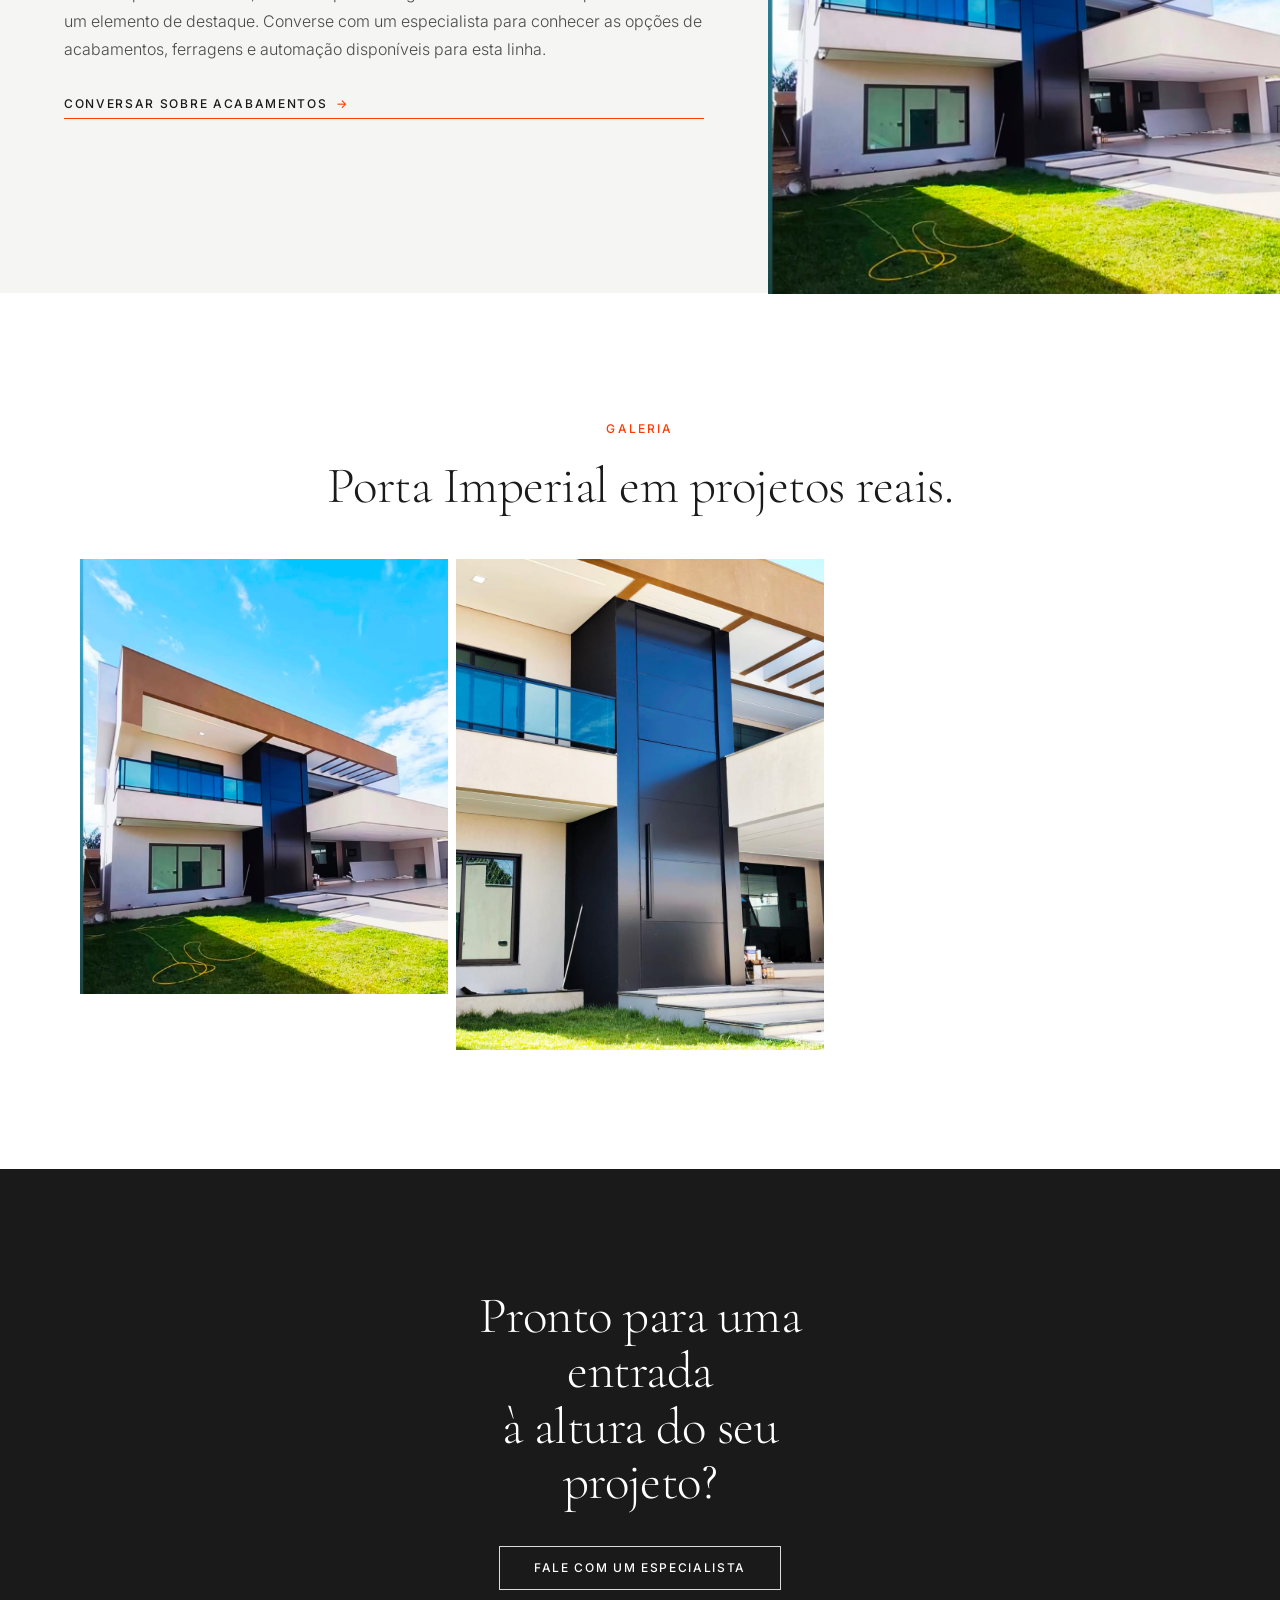
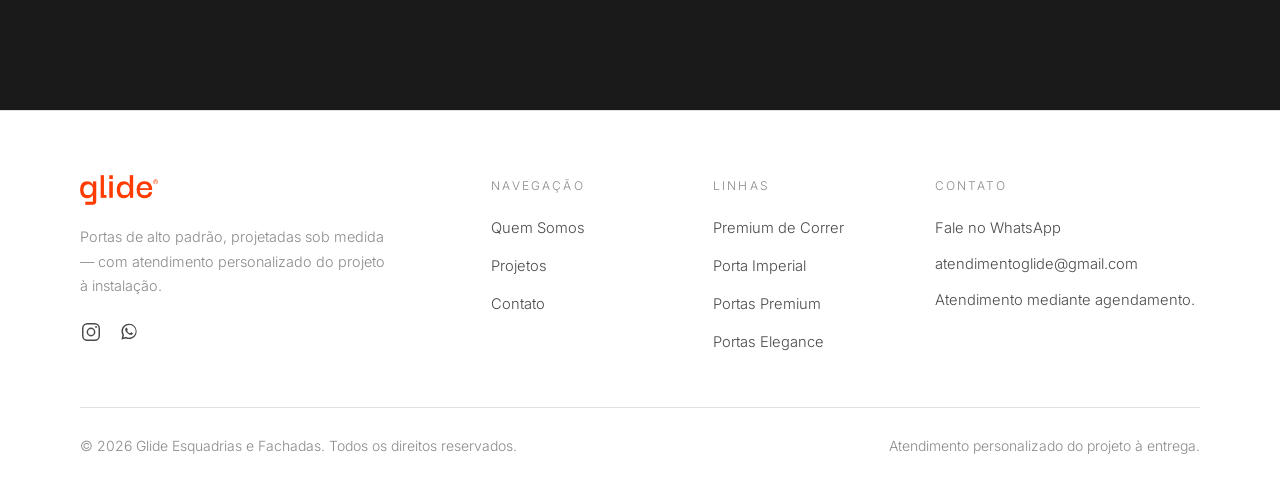
<file: porta-imperial.html>
<!DOCTYPE html>
<html lang="pt-BR">
<head>
  <meta charset="UTF-8">
  <meta name="viewport" content="width=device-width, initial-scale=1.0">
  <title>Porta Imperial — Glide</title>
  <meta name="description" content="Porta Imperial Glide: monumentalidade e presença arquitetônica. Folhas de grandes dimensões com engenharia estrutural dedicada, sistema de pivô de alta performance e acabamentos exclusivos.">
  <meta property="og:type" content="website">
  <meta property="og:site_name" content="Glide">
  <meta property="og:title" content="Porta Imperial — Glide">
  <meta property="og:description" content="Porta Imperial Glide: monumentalidade e presença arquitetônica. Folhas de grandes dimensões com engenharia estrutural dedicada, sistema de pivô de alta performance e acabamentos exclusivos.">
  <meta property="og:image" content="images/og-image.jpg">
  <meta property="og:image:width" content="1200">
  <meta property="og:image:height" content="630">
  <meta property="og:image:alt" content="Glide — Portas de Alto Padrão">
  <meta name="twitter:card" content="summary_large_image">
  <meta name="twitter:title" content="Porta Imperial — Glide">
  <meta name="twitter:description" content="Porta Imperial Glide: monumentalidade e presença arquitetônica. Folhas de grandes dimensões com engenharia estrutural dedicada, sistema de pivô de alta performance e acabamentos exclusivos.">
  <meta name="twitter:image" content="images/og-image.jpg">
  <link rel="icon" href="images/symbol.png">
  <link rel="preconnect" href="https://fonts.googleapis.com">
  <link rel="preconnect" href="https://fonts.gstatic.com" crossorigin>
  <link href="https://fonts.googleapis.com/css2?family=Cormorant+Garamond:ital,wght@0,300;0,400;1,300;1,400&family=Inter:wght@300;400;500&display=swap" rel="stylesheet">
  <link rel="stylesheet" href="css/tokens.css">
  <link rel="stylesheet" href="css/reset.css">
  <link rel="stylesheet" href="css/main.css">
  <script src="js/main.js" defer></script>
</head>
<body>

  <!-- ============ NAVBAR ============ -->
  <header class="navbar" id="navbar">
    <div class="navbar__inner">
      <button class="nav-toggle" aria-label="Abrir menu" aria-expanded="false" aria-controls="menu">
        <span></span><span></span><span></span>
      </button>
      <a href="index.html" class="nav-logo" aria-label="Glide — página inicial">
        <img class="logo-light" src="images/logo-white.png" alt="Glide" width="120" height="34">
        <img class="logo-dark" src="images/logo-dark.png" alt="" aria-hidden="true" width="120" height="34">
      </a>
      <a href="contato.html" class="nav-cta">Fale Conosco</a>
    </div>
  </header>

  <!-- ============ MENU OVERLAY ============ -->
  <nav class="menu" id="menu" aria-hidden="true" aria-label="Menu principal">
    <div class="menu__bar">
      <a href="index.html" class="menu__logo" aria-label="Glide"><img src="images/logo-white.png" alt="Glide"></a>
      <button class="menu__close" aria-label="Fechar menu"></button>
    </div>
    <div class="menu__body">
      <div class="menu__nav">
        <a href="index.html" class="menu__link" style="--i:0">Início</a>
        <a href="quem-somos.html" class="menu__link" style="--i:1">Quem Somos</a>
        <a href="projetos.html" class="menu__link" style="--i:2">Projetos</a>
        <a href="contato.html" class="menu__link" style="--i:3">Contato</a>
      </div>
      <div class="menu__group">
        <span class="menu__group-label">Linhas de Produto</span>
        <div class="menu__sub">
          <a href="portas-premium-correr.html">Portas Premium de Correr</a>
          <a href="porta-imperial.html" class="is-active">Porta Imperial</a>
          <a href="portas-premium.html">Portas Premium</a>
          <a href="portas-elegance.html">Portas Elegance</a>
        </div>
      </div>
    </div>
    <div class="menu__footer">
      <a href="https://wa.me/5563981189964" target="_blank" rel="noopener">WhatsApp</a>
      <a href="contato.html">Contato</a>
      <span>Atendimento personalizado do projeto à entrega.</span>
    </div>
  </nav>

  <main>

    <!-- ============ HERO DA PÁGINA ============ -->
    <section class="page-hero">
      <div class="page-hero__media">
        <img src="fotosportas/Imperial/IMG_0068%20-%20Porta%20Imperial.jpeg"
             alt="Porta Imperial Glide pivotante de grandes dimensões em fachada de alto padrão" fetchpriority="high">
      </div>
      <div class="page-hero__content container">
        <span class="eyebrow eyebrow--light">Linha Glide</span>
        <h1 class="page-hero__title">Porta Imperial</h1>
        <p class="page-hero__subtitle">A entrada que impõe respeito antes mesmo de ser aberta.</p>
      </div>
    </section>

    <!-- ============ INTRO + DESTAQUES ============ -->
    <section class="section">
      <div class="container">
        <div class="product-intro">
          <div class="product-intro__main reveal">
            <span class="eyebrow">A Linha</span>
            <h2 class="title-section">A expressão máxima do que a Glide entrega.</h2>
            <p class="lead">A Porta Imperial é a expressão máxima do que a Glide pode entregar. Desenvolvida para projetos que exigem monumentalidade, ela combina estrutura robusta, acabamento refinado e presença arquitetônica inigualável.</p>
            <p>Uma porta que não passa despercebida — e não deveria.</p>
            <div class="product-cta">
              <a href="https://wa.me/5563981189964?text=Ol%C3%A1%2C%20Glide!%20Gostaria%20de%20solicitar%20um%20estudo%20t%C3%A9cnico%20da%20Porta%20Imperial." target="_blank" rel="noopener" class="btn btn--primary">Solicitar Estudo Técnico</a>
              <a href="https://wa.me/5563981189964" target="_blank" rel="noopener" class="btn btn--outline">Fale com um especialista</a>
            </div>
          </div>
          <div class="specs reveal" style="--reveal-delay:.1s">
            <div class="specs__label">Destaques Técnicos</div>
            <ul>
              <li>Folhas de grandes dimensões com engenharia estrutural dedicada</li>
              <li>Sistema de pivô de alta performance para abertura suave e precisa</li>
              <li>Acabamento em ACM, madeira ou revestimentos especiais</li>
              <li>Ferragens e puxadores exclusivos</li>
              <li>Integração com sistemas de automação e controle de acesso</li>
            </ul>
          </div>
        </div>
      </div>
    </section>

    <!-- ============ FEATURE BAND ============ -->
    <section class="section--surface">
      <div class="feature-band feature-band--reverse">
        <div class="feature-band__media reveal">
          <img src="fotosportas/Imperial/IMG_0067%20-%20Porta%20Imperial.jpeg" alt="Fachada de residência com Porta Imperial Glide integrada ao volume arquitetônico" loading="lazy">
        </div>
        <div class="feature-band__body reveal">
          <span class="eyebrow">Presença Arquitetônica</span>
          <h2 class="title-section" style="margin:18px 0 22px">Uma porta que define a fachada.</h2>
          <p>Mais do que uma entrada, a Porta Imperial integra-se ao volume da arquitetura como um elemento de destaque. Converse com um especialista para conhecer as opções de acabamentos, ferragens e automação disponíveis para esta linha.</p>
          <a href="https://wa.me/5563981189964" target="_blank" rel="noopener" class="text-link" style="margin-top:30px">Conversar sobre acabamentos <span class="arrow">→</span></a>
        </div>
      </div>
    </section>

    <!-- ============ GALERIA ============ -->
    <section class="section">
      <div class="container">
        <div class="section-head reveal">
          <span class="eyebrow">Galeria</span>
          <h2 class="title-section">Porta Imperial em projetos reais.</h2>
        </div>
      </div>
      <div class="container container--wide" style="margin-top:44px">
        <div class="masonry masonry--3 js-gallery reveal">
          <a class="gallery-item" href="fotosportas/Imperial/IMG_0067%20-%20Porta%20Imperial.jpeg"><img src="fotosportas/Imperial/IMG_0067%20-%20Porta%20Imperial.jpeg" alt="Fachada de residência de alto padrão com Porta Imperial Glide" loading="lazy"></a>
          <a class="gallery-item" href="fotosportas/Imperial/IMG_0068%20-%20Porta%20Imperial.jpeg"><img src="fotosportas/Imperial/IMG_0068%20-%20Porta%20Imperial.jpeg" alt="Detalhe da Porta Imperial Glide pivotante em ACM escuro" loading="lazy"></a>
        </div>
      </div>
    </section>

    <!-- ============ CTA FINAL ============ -->
    <section class="section section--dark">
      <div class="container">
        <div class="cta-final reveal">
          <h2 class="title-section on-dark">Pronto para uma entrada<br>à altura do seu projeto?</h2>
          <a href="https://wa.me/5563981189964" target="_blank" rel="noopener" class="btn btn--outline-light">Fale com um especialista</a>
        </div>
      </div>
    </section>

  </main>

  <!-- ============ FOOTER ============ -->
  <footer class="footer">
    <div class="container">
      <div class="footer__grid">
        <div class="footer__brand">
          <img class="footer__brand-logo" src="images/logo-orange.png" alt="Glide">
          <p class="footer__tagline">Portas de alto padrão, projetadas sob medida — com atendimento personalizado do projeto à instalação.</p>
          <div class="footer__social">
            <a href="https://www.instagram.com/glide.brasil/" aria-label="Instagram" target="_blank" rel="noopener">
              <svg viewBox="0 0 24 24" fill="none" stroke="currentColor" stroke-width="1.6" aria-hidden="true"><rect x="3" y="3" width="18" height="18" rx="5"/><circle cx="12" cy="12" r="4"/><circle cx="17.5" cy="6.5" r="1" fill="currentColor" stroke="none"/></svg>
            </a>
            <a href="https://wa.me/5563981189964" aria-label="WhatsApp" target="_blank" rel="noopener">
              <svg viewBox="0 0 32 32" fill="currentColor" aria-hidden="true"><path d="M16.04 4C9.93 4 4.98 8.95 4.98 15.06c0 1.95.51 3.86 1.48 5.54L4.9 27l6.57-1.72a11.02 11.02 0 0 0 4.56.98h.01c6.11 0 11.06-4.95 11.06-11.06C27.1 8.95 22.15 4 16.04 4zm0 20.2h-.01c-1.41 0-2.79-.38-4-1.1l-.29-.17-3.9 1.02 1.04-3.8-.19-.3a9.13 9.13 0 0 1-1.4-4.86c0-5.05 4.11-9.16 9.17-9.16 2.45 0 4.75.96 6.48 2.69a9.1 9.1 0 0 1 2.68 6.48c0 5.06-4.11 9.17-9.16 9.17zm5.03-6.86c-.27-.14-1.63-.8-1.88-.9-.25-.09-.43-.13-.62.14-.18.27-.71.9-.87 1.08-.16.18-.32.2-.59.07-.27-.14-1.16-.43-2.21-1.36-.82-.73-1.37-1.63-1.53-1.9-.16-.27-.02-.42.12-.55.12-.12.27-.32.41-.48.14-.16.18-.27.27-.46.09-.18.05-.34-.02-.48-.07-.14-.62-1.49-.85-2.04-.22-.53-.45-.46-.62-.47l-.53-.01c-.18 0-.48.07-.73.34-.25.27-.96.94-.96 2.29 0 1.35.98 2.65 1.12 2.84.14.18 1.93 2.95 4.67 4.14.65.28 1.16.45 1.56.58.66.21 1.25.18 1.72.11.52-.08 1.63-.67 1.86-1.31.23-.64.23-1.19.16-1.31-.07-.12-.25-.18-.52-.32z"/></svg>
            </a>
          </div>
        </div>
        <div class="footer__col">
          <div class="footer__col-title">Navegação</div>
          <nav class="footer__links">
            <a href="quem-somos.html">Quem Somos</a>
            <a href="projetos.html">Projetos</a>
            <a href="contato.html">Contato</a>
          </nav>
        </div>
        <div class="footer__col">
          <div class="footer__col-title">Linhas</div>
          <nav class="footer__links">
            <a href="portas-premium-correr.html">Premium de Correr</a>
            <a href="porta-imperial.html">Porta Imperial</a>
            <a href="portas-premium.html">Portas Premium</a>
            <a href="portas-elegance.html">Portas Elegance</a>
          </nav>
        </div>
        <div class="footer__col">
          <div class="footer__col-title">Contato</div>
          <div class="footer__contact">
            <a href="https://wa.me/5563981189964" target="_blank" rel="noopener">Fale no WhatsApp</a>
            <a href="mailto:atendimentoglide@gmail.com">atendimentoglide@gmail.com</a>
            <p>Atendimento mediante agendamento.</p>
          </div>
        </div>
      </div>
      <div class="footer__bottom">
        <span>&copy; <span class="js-year">2026</span> Glide Esquadrias e Fachadas. Todos os direitos reservados.</span>
        <span>Atendimento personalizado do projeto à entrega.</span>
      </div>
    </div>
  </footer>

  <!-- ============ WHATSAPP FLUTUANTE ============ -->
  <a class="whatsapp-float" href="https://wa.me/5563981189964" target="_blank" rel="noopener" aria-label="Fale com um especialista no WhatsApp">
    <svg viewBox="0 0 32 32" fill="currentColor" aria-hidden="true"><path d="M16.04 4C9.93 4 4.98 8.95 4.98 15.06c0 1.95.51 3.86 1.48 5.54L4.9 27l6.57-1.72a11.02 11.02 0 0 0 4.56.98h.01c6.11 0 11.06-4.95 11.06-11.06C27.1 8.95 22.15 4 16.04 4zm0 20.2h-.01c-1.41 0-2.79-.38-4-1.1l-.29-.17-3.9 1.02 1.04-3.8-.19-.3a9.13 9.13 0 0 1-1.4-4.86c0-5.05 4.11-9.16 9.17-9.16 2.45 0 4.75.96 6.48 2.69a9.1 9.1 0 0 1 2.68 6.48c0 5.06-4.11 9.17-9.16 9.17zm5.03-6.86c-.27-.14-1.63-.8-1.88-.9-.25-.09-.43-.13-.62.14-.18.27-.71.9-.87 1.08-.16.18-.32.2-.59.07-.27-.14-1.16-.43-2.21-1.36-.82-.73-1.37-1.63-1.53-1.9-.16-.27-.02-.42.12-.55.12-.12.27-.32.41-.48.14-.16.18-.27.27-.46.09-.18.05-.34-.02-.48-.07-.14-.62-1.49-.85-2.04-.22-.53-.45-.46-.62-.47l-.53-.01c-.18 0-.48.07-.73.34-.25.27-.96.94-.96 2.29 0 1.35.98 2.65 1.12 2.84.14.18 1.93 2.95 4.67 4.14.65.28 1.16.45 1.56.58.66.21 1.25.18 1.72.11.52-.08 1.63-.67 1.86-1.31.23-.64.23-1.19.16-1.31-.07-.12-.25-.18-.52-.32z"/></svg>
  </a>

</body>
</html>
</file>
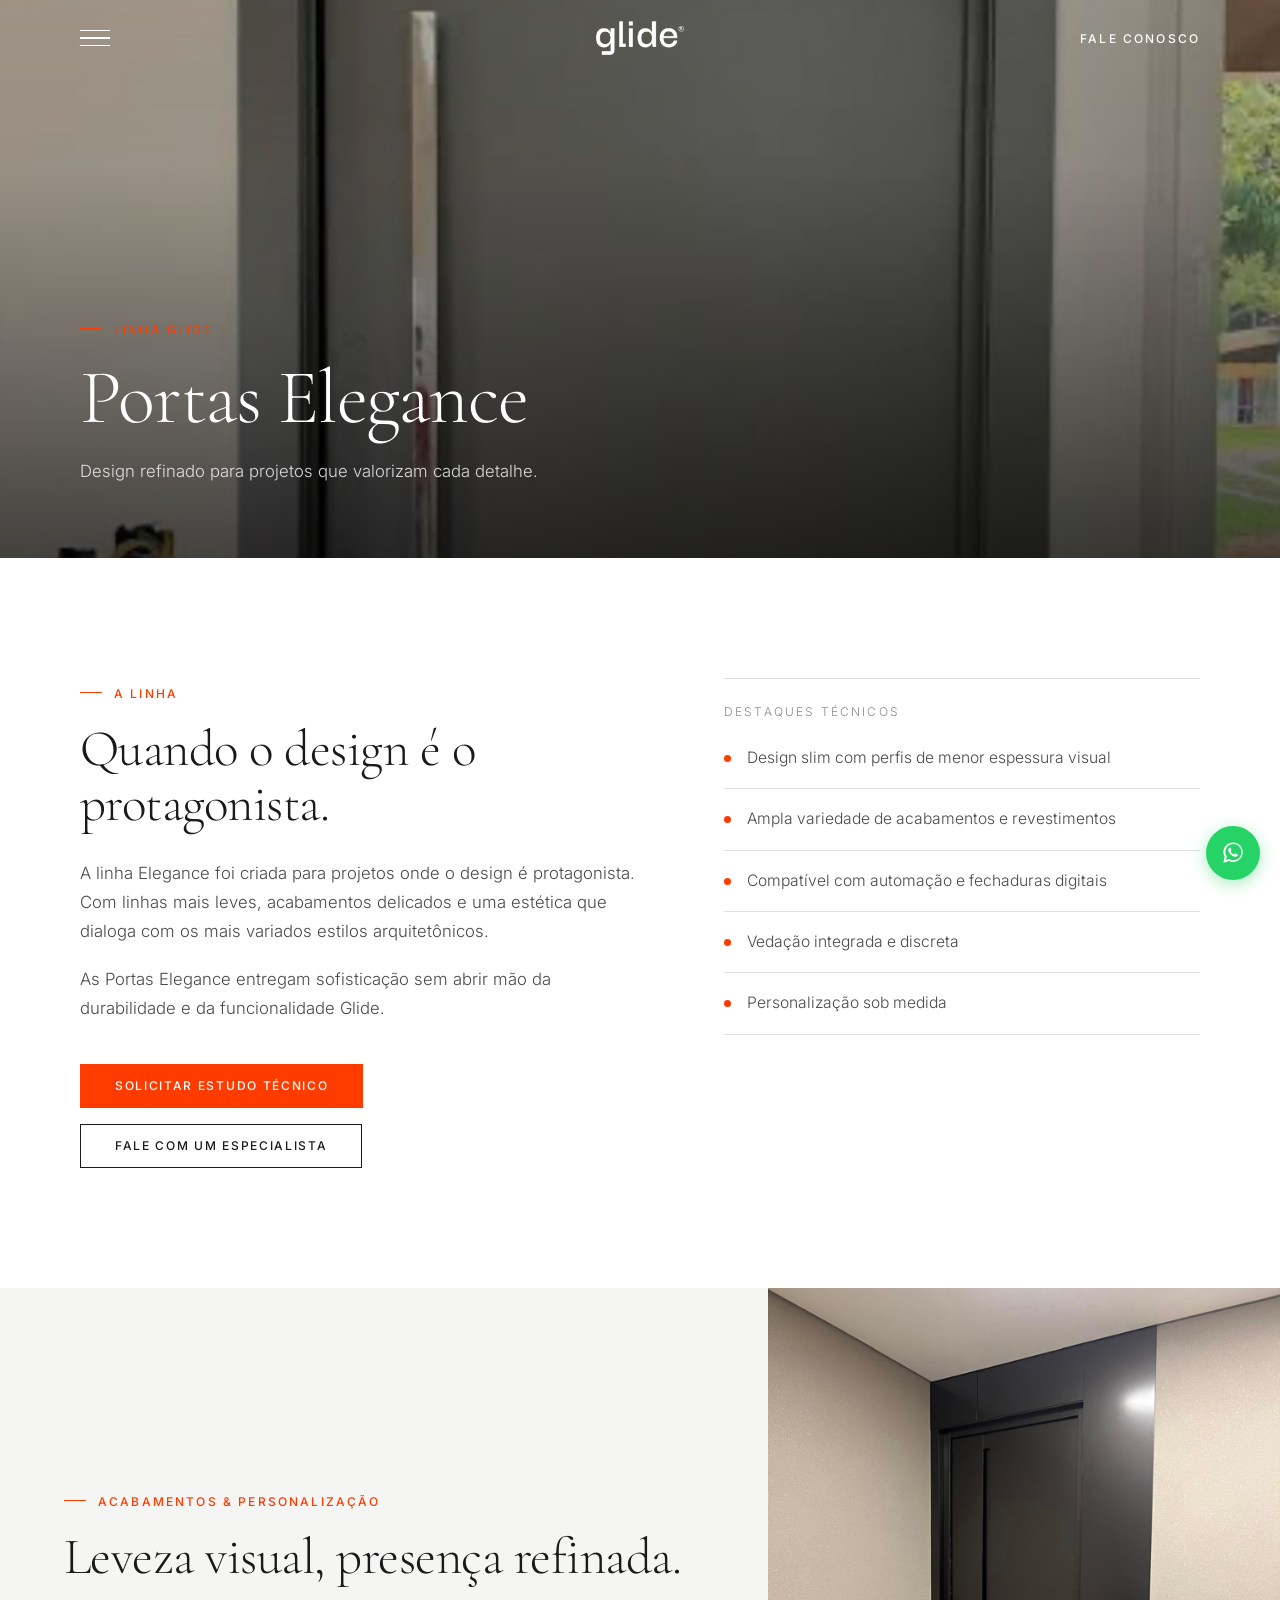
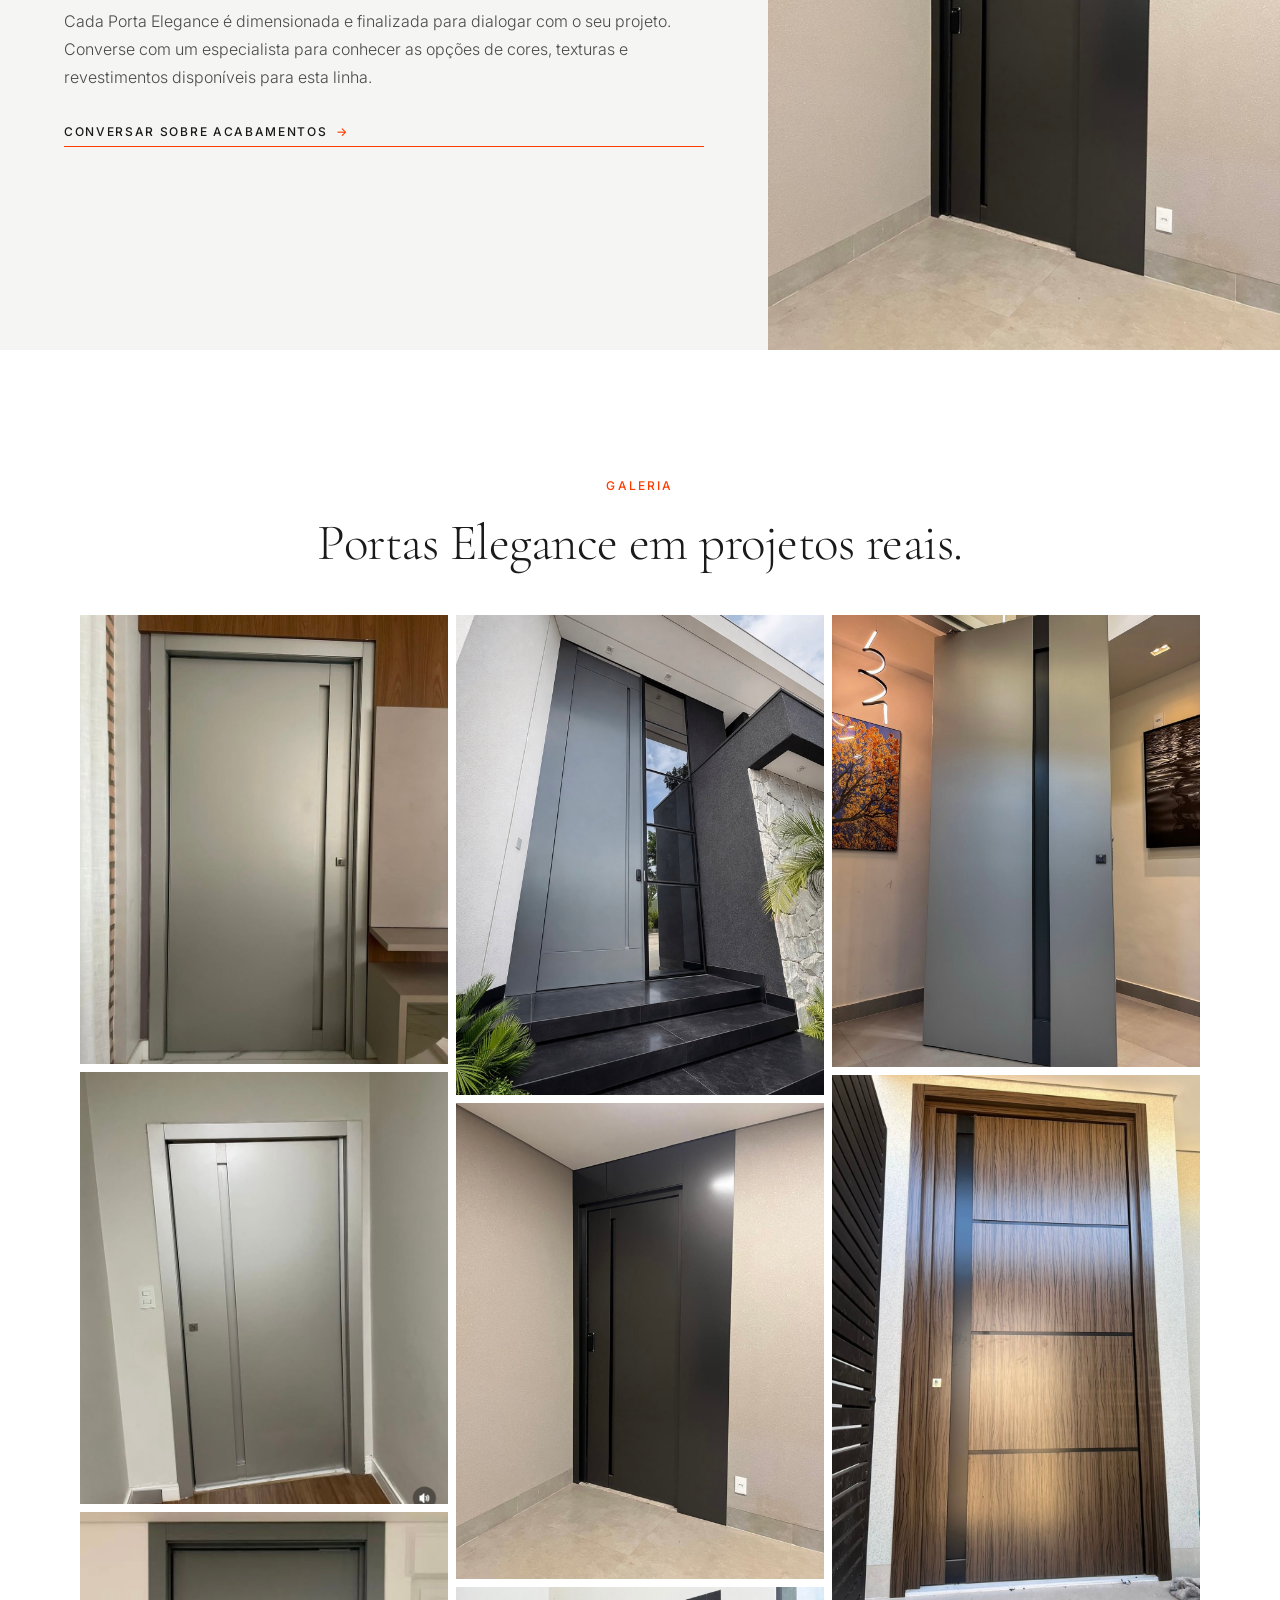
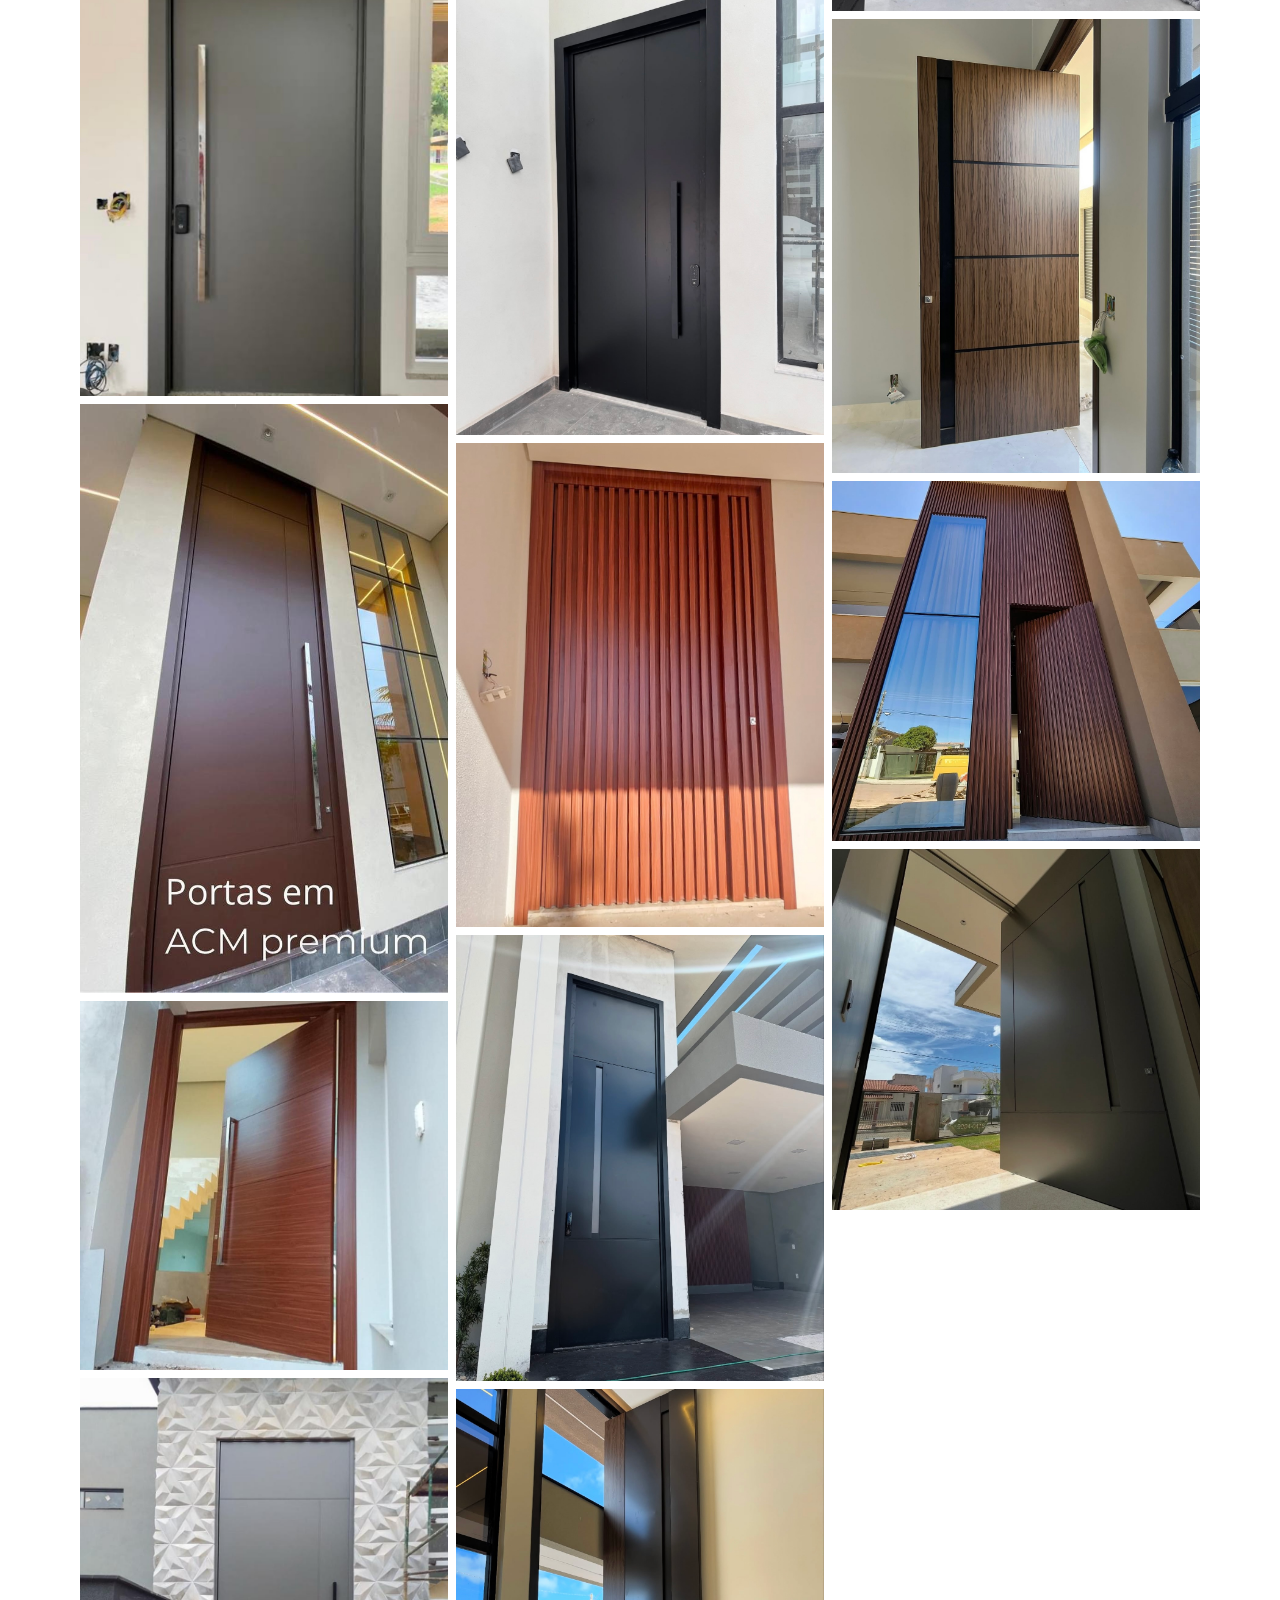
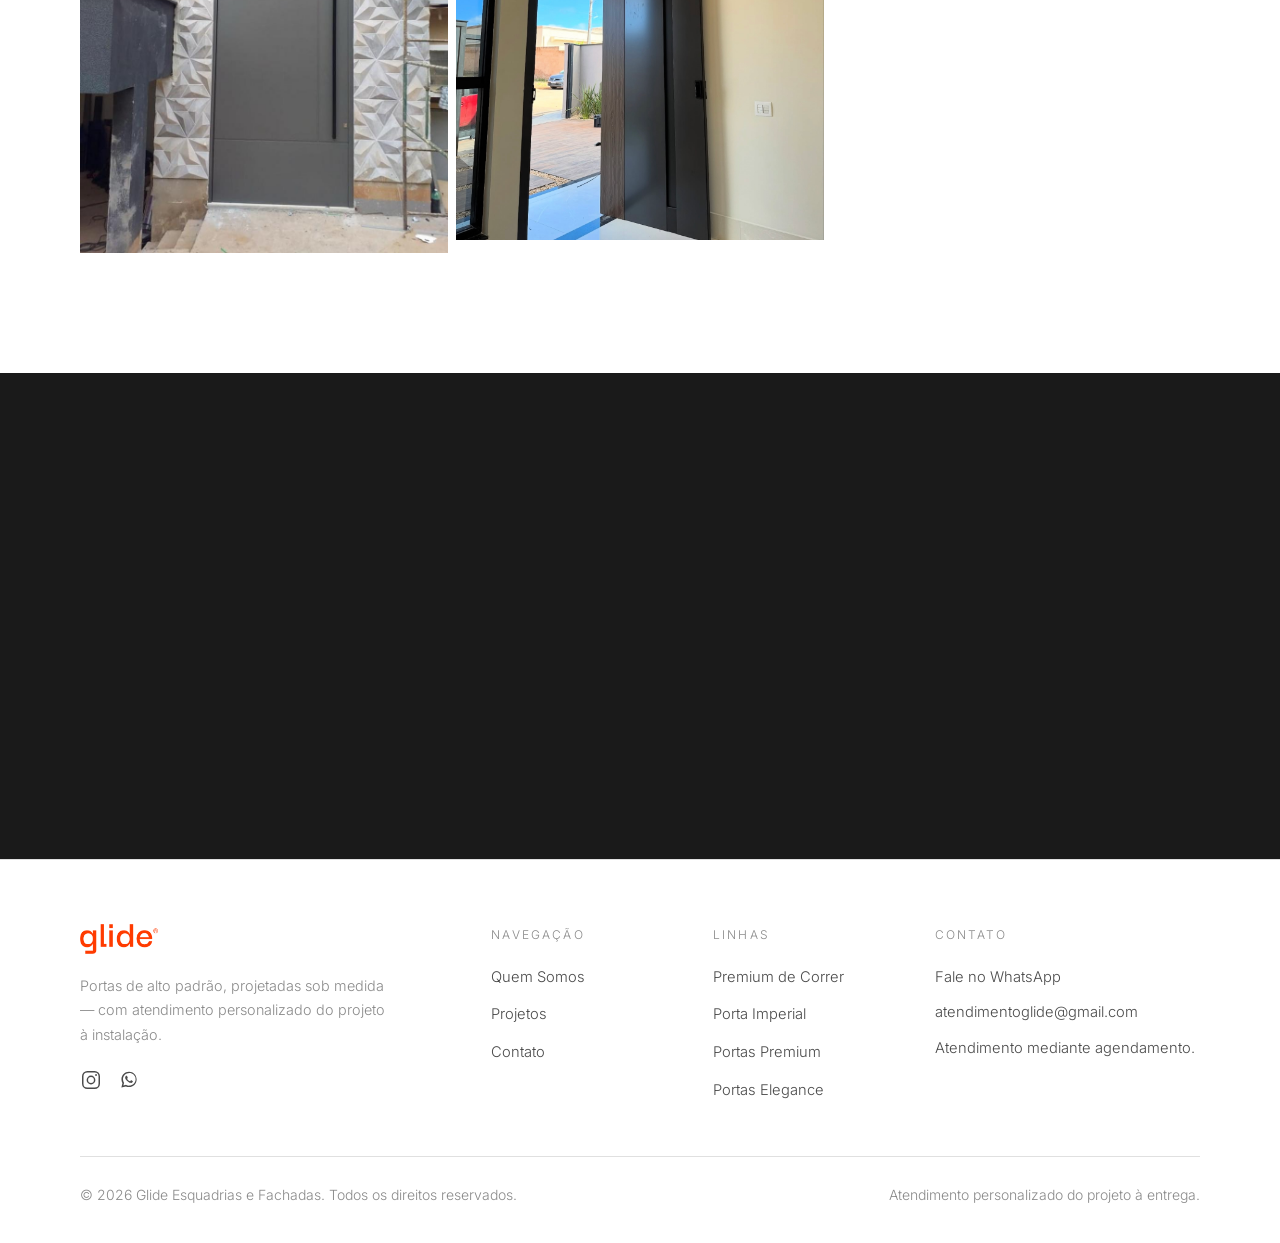
<file: portas-elegance.html>
<!DOCTYPE html>
<html lang="pt-BR">
<head>
  <meta charset="UTF-8">
  <meta name="viewport" content="width=device-width, initial-scale=1.0">
  <title>Portas Elegance — Glide</title>
  <meta name="description" content="Portas Elegance Glide: design refinado e leveza visual para projetos que valorizam cada detalhe. Perfis slim, ampla variedade de acabamentos e compatibilidade com automação.">
  <meta property="og:type" content="website">
  <meta property="og:site_name" content="Glide">
  <meta property="og:title" content="Portas Elegance — Glide">
  <meta property="og:description" content="Portas Elegance Glide: design refinado e leveza visual para projetos que valorizam cada detalhe. Perfis slim, ampla variedade de acabamentos e compatibilidade com automação.">
  <meta property="og:image" content="images/og-image.jpg">
  <meta property="og:image:width" content="1200">
  <meta property="og:image:height" content="630">
  <meta property="og:image:alt" content="Glide — Portas de Alto Padrão">
  <meta name="twitter:card" content="summary_large_image">
  <meta name="twitter:title" content="Portas Elegance — Glide">
  <meta name="twitter:description" content="Portas Elegance Glide: design refinado e leveza visual para projetos que valorizam cada detalhe. Perfis slim, ampla variedade de acabamentos e compatibilidade com automação.">
  <meta name="twitter:image" content="images/og-image.jpg">
  <link rel="icon" href="images/symbol.png">
  <link rel="preconnect" href="https://fonts.googleapis.com">
  <link rel="preconnect" href="https://fonts.gstatic.com" crossorigin>
  <link href="https://fonts.googleapis.com/css2?family=Cormorant+Garamond:ital,wght@0,300;0,400;1,300;1,400&family=Inter:wght@300;400;500&display=swap" rel="stylesheet">
  <link rel="stylesheet" href="css/tokens.css">
  <link rel="stylesheet" href="css/reset.css">
  <link rel="stylesheet" href="css/main.css">
  <script src="js/main.js" defer></script>
</head>
<body>

  <!-- ============ NAVBAR ============ -->
  <header class="navbar" id="navbar">
    <div class="navbar__inner">
      <button class="nav-toggle" aria-label="Abrir menu" aria-expanded="false" aria-controls="menu">
        <span></span><span></span><span></span>
      </button>
      <a href="index.html" class="nav-logo" aria-label="Glide — página inicial">
        <img class="logo-light" src="images/logo-white.png" alt="Glide" width="120" height="34">
        <img class="logo-dark" src="images/logo-dark.png" alt="" aria-hidden="true" width="120" height="34">
      </a>
      <a href="contato.html" class="nav-cta">Fale Conosco</a>
    </div>
  </header>

  <!-- ============ MENU OVERLAY ============ -->
  <nav class="menu" id="menu" aria-hidden="true" aria-label="Menu principal">
    <div class="menu__bar">
      <a href="index.html" class="menu__logo" aria-label="Glide"><img src="images/logo-white.png" alt="Glide"></a>
      <button class="menu__close" aria-label="Fechar menu"></button>
    </div>
    <div class="menu__body">
      <div class="menu__nav">
        <a href="index.html" class="menu__link" style="--i:0">Início</a>
        <a href="quem-somos.html" class="menu__link" style="--i:1">Quem Somos</a>
        <a href="projetos.html" class="menu__link" style="--i:2">Projetos</a>
        <a href="contato.html" class="menu__link" style="--i:3">Contato</a>
      </div>
      <div class="menu__group">
        <span class="menu__group-label">Linhas de Produto</span>
        <div class="menu__sub">
          <a href="portas-premium-correr.html">Portas Premium de Correr</a>
          <a href="porta-imperial.html">Porta Imperial</a>
          <a href="portas-premium.html">Portas Premium</a>
          <a href="portas-elegance.html" class="is-active">Portas Elegance</a>
        </div>
      </div>
    </div>
    <div class="menu__footer">
      <a href="https://wa.me/5563981189964" target="_blank" rel="noopener">WhatsApp</a>
      <a href="contato.html">Contato</a>
      <span>Atendimento personalizado do projeto à entrega.</span>
    </div>
  </nav>

  <main>

    <!-- ============ HERO DA PÁGINA ============ -->
    <section class="page-hero">
      <div class="page-hero__media">
        <img src="fotosportas/Elegance/IMG_0026%20-%20Porta%20Elegance.jpeg"
             alt="Porta Elegance Glide em tom grafite com puxador alongado" fetchpriority="high">
      </div>
      <div class="page-hero__content container">
        <span class="eyebrow eyebrow--light">Linha Glide</span>
        <h1 class="page-hero__title">Portas Elegance</h1>
        <p class="page-hero__subtitle">Design refinado para projetos que valorizam cada detalhe.</p>
      </div>
    </section>

    <!-- ============ INTRO + DESTAQUES ============ -->
    <section class="section">
      <div class="container">
        <div class="product-intro">
          <div class="product-intro__main reveal">
            <span class="eyebrow">A Linha</span>
            <h2 class="title-section">Quando o design é o protagonista.</h2>
            <p class="lead">A linha Elegance foi criada para projetos onde o design é protagonista. Com linhas mais leves, acabamentos delicados e uma estética que dialoga com os mais variados estilos arquitetônicos.</p>
            <p>As Portas Elegance entregam sofisticação sem abrir mão da durabilidade e da funcionalidade Glide.</p>
            <div class="product-cta">
              <a href="https://wa.me/5563981189964?text=Ol%C3%A1%2C%20Glide!%20Gostaria%20de%20solicitar%20um%20estudo%20t%C3%A9cnico%20da%20linha%20Portas%20Elegance." target="_blank" rel="noopener" class="btn btn--primary">Solicitar Estudo Técnico</a>
              <a href="https://wa.me/5563981189964" target="_blank" rel="noopener" class="btn btn--outline">Fale com um especialista</a>
            </div>
          </div>
          <div class="specs reveal" style="--reveal-delay:.1s">
            <div class="specs__label">Destaques Técnicos</div>
            <ul>
              <li>Design slim com perfis de menor espessura visual</li>
              <li>Ampla variedade de acabamentos e revestimentos</li>
              <li>Compatível com automação e fechaduras digitais</li>
              <li>Vedação integrada e discreta</li>
              <li>Personalização sob medida</li>
            </ul>
          </div>
        </div>
      </div>
    </section>

    <!-- ============ FEATURE BAND ============ -->
    <section class="section--surface">
      <div class="feature-band feature-band--reverse">
        <div class="feature-band__media reveal">
          <img src="fotosportas/Elegance/IMG_0050%20-%20Porta%20Elegance.PNG" alt="Porta Elegance Glide preta com design minimalista e puxador embutido" loading="lazy">
        </div>
        <div class="feature-band__body reveal">
          <span class="eyebrow">Acabamentos &amp; Personalização</span>
          <h2 class="title-section" style="margin:18px 0 22px">Leveza visual, presença refinada.</h2>
          <p>Cada Porta Elegance é dimensionada e finalizada para dialogar com o seu projeto. Converse com um especialista para conhecer as opções de cores, texturas e revestimentos disponíveis para esta linha.</p>
          <a href="https://wa.me/5563981189964" target="_blank" rel="noopener" class="text-link" style="margin-top:30px">Conversar sobre acabamentos <span class="arrow">→</span></a>
        </div>
      </div>
    </section>

    <!-- ============ GALERIA ============ -->
    <section class="section">
      <div class="container">
        <div class="section-head reveal">
          <span class="eyebrow">Galeria</span>
          <h2 class="title-section">Portas Elegance em projetos reais.</h2>
        </div>
      </div>
      <div class="container container--wide" style="margin-top:44px">
        <div class="masonry masonry--3 js-gallery reveal">
          <a class="gallery-item" href="fotosportas/Elegance/IMG_0016%20-%20Porta%20Elegance.jpeg"><img src="fotosportas/Elegance/IMG_0016%20-%20Porta%20Elegance.jpeg" alt="Porta Elegance Glide com design slim" loading="lazy"></a>
          <a class="gallery-item" href="fotosportas/Elegance/IMG_0017%20-%20Porta%20Elegance.jpeg"><img src="fotosportas/Elegance/IMG_0017%20-%20Porta%20Elegance.jpeg" alt="Porta Elegance Glide em ambiente residencial" loading="lazy"></a>
          <a class="gallery-item" href="fotosportas/Elegance/IMG_0026%20-%20Porta%20Elegance.jpeg"><img src="fotosportas/Elegance/IMG_0026%20-%20Porta%20Elegance.jpeg" alt="Porta Elegance Glide grafite com puxador alongado" loading="lazy"></a>
          <a class="gallery-item" href="fotosportas/Elegance/IMG_0027%20-%20Porta%20Elegance.jpeg"><img src="fotosportas/Elegance/IMG_0027%20-%20Porta%20Elegance.jpeg" alt="Porta Elegance Glide em projeto contemporâneo" loading="lazy"></a>
          <a class="gallery-item" href="fotosportas/Elegance/IMG_0028%20-%20Porta%20Elegance.jpeg"><img src="fotosportas/Elegance/IMG_0028%20-%20Porta%20Elegance.jpeg" alt="Porta Elegance Glide com acabamento refinado" loading="lazy"></a>
          <a class="gallery-item" href="fotosportas/Elegance/IMG_0029%20-%20Porta%20Elegance.jpeg"><img src="fotosportas/Elegance/IMG_0029%20-%20Porta%20Elegance.jpeg" alt="Porta Elegance Glide em ambiente de alto padrão" loading="lazy"></a>
          <a class="gallery-item" href="fotosportas/Elegance/IMG_0031%20-%20Porta%20Elegance.jpeg"><img src="fotosportas/Elegance/IMG_0031%20-%20Porta%20Elegance.jpeg" alt="Detalhe de Porta Elegance Glide" loading="lazy"></a>
          <a class="gallery-item" href="fotosportas/Elegance/IMG_0050%20-%20Porta%20Elegance.PNG"><img src="fotosportas/Elegance/IMG_0050%20-%20Porta%20Elegance.PNG" alt="Porta Elegance Glide preta minimalista" loading="lazy"></a>
          <a class="gallery-item" href="fotosportas/Elegance/IMG_0051%20-%20Porta%20Elegance.PNG"><img src="fotosportas/Elegance/IMG_0051%20-%20Porta%20Elegance.PNG" alt="Porta Elegance Glide em projeto residencial" loading="lazy"></a>
          <a class="gallery-item" href="fotosportas/Elegance/IMG_0052%20-%20Porta%20Elegance.PNG"><img src="fotosportas/Elegance/IMG_0052%20-%20Porta%20Elegance.PNG" alt="Porta Elegance Glide com perfil slim" loading="lazy"></a>
          <a class="gallery-item" href="fotosportas/Elegance/IMG_0053%20-%20Porta%20Elegance.PNG"><img src="fotosportas/Elegance/IMG_0053%20-%20Porta%20Elegance.PNG" alt="Porta Elegance Glide em ambiente clean" loading="lazy"></a>
          <a class="gallery-item" href="fotosportas/Elegance/IMG_0054%20-%20Porta%20Elegance.PNG"><img src="fotosportas/Elegance/IMG_0054%20-%20Porta%20Elegance.PNG" alt="Porta Elegance Glide com acabamento sob medida" loading="lazy"></a>
          <a class="gallery-item" href="fotosportas/Elegance/IMG_0058%20-%20Porta%20Elegance.PNG"><img src="fotosportas/Elegance/IMG_0058%20-%20Porta%20Elegance.PNG" alt="Porta Elegance Glide instalada em residência" loading="lazy"></a>
          <a class="gallery-item" href="fotosportas/Elegance/IMG_0069%20-%20Porta%20Elegance.PNG"><img src="fotosportas/Elegance/IMG_0069%20-%20Porta%20Elegance.PNG" alt="Porta Elegance Glide em projeto de alto padrão" loading="lazy"></a>
          <a class="gallery-item" href="fotosportas/Elegance/IMG_0070%20-%20Porta%20Elegance.PNG"><img src="fotosportas/Elegance/IMG_0070%20-%20Porta%20Elegance.PNG" alt="Detalhe de Porta Elegance Glide" loading="lazy"></a>
          <a class="gallery-item" href="fotosportas/Elegance/IMG_0072%20-%20Porta%20Elegance.PNG"><img src="fotosportas/Elegance/IMG_0072%20-%20Porta%20Elegance.PNG" alt="Porta Elegance Glide com design refinado" loading="lazy"></a>
          <a class="gallery-item" href="fotosportas/Elegance/IMG_0073%20-%20Porta%20Elegance.PNG"><img src="fotosportas/Elegance/IMG_0073%20-%20Porta%20Elegance.PNG" alt="Porta Elegance Glide em ambiente residencial" loading="lazy"></a>
        </div>
      </div>
    </section>

    <!-- ============ CTA FINAL ============ -->
    <section class="section section--dark">
      <div class="container">
        <div class="cta-final reveal">
          <h2 class="title-section on-dark">Vamos desenhar a Porta Elegance<br>do seu projeto?</h2>
          <a href="https://wa.me/5563981189964" target="_blank" rel="noopener" class="btn btn--outline-light">Fale com um especialista</a>
        </div>
      </div>
    </section>

  </main>

  <!-- ============ FOOTER ============ -->
  <footer class="footer">
    <div class="container">
      <div class="footer__grid">
        <div class="footer__brand">
          <img class="footer__brand-logo" src="images/logo-orange.png" alt="Glide">
          <p class="footer__tagline">Portas de alto padrão, projetadas sob medida — com atendimento personalizado do projeto à instalação.</p>
          <div class="footer__social">
            <a href="https://www.instagram.com/glide.brasil/" aria-label="Instagram" target="_blank" rel="noopener">
              <svg viewBox="0 0 24 24" fill="none" stroke="currentColor" stroke-width="1.6" aria-hidden="true"><rect x="3" y="3" width="18" height="18" rx="5"/><circle cx="12" cy="12" r="4"/><circle cx="17.5" cy="6.5" r="1" fill="currentColor" stroke="none"/></svg>
            </a>
            <a href="https://wa.me/5563981189964" aria-label="WhatsApp" target="_blank" rel="noopener">
              <svg viewBox="0 0 32 32" fill="currentColor" aria-hidden="true"><path d="M16.04 4C9.93 4 4.98 8.95 4.98 15.06c0 1.95.51 3.86 1.48 5.54L4.9 27l6.57-1.72a11.02 11.02 0 0 0 4.56.98h.01c6.11 0 11.06-4.95 11.06-11.06C27.1 8.95 22.15 4 16.04 4zm0 20.2h-.01c-1.41 0-2.79-.38-4-1.1l-.29-.17-3.9 1.02 1.04-3.8-.19-.3a9.13 9.13 0 0 1-1.4-4.86c0-5.05 4.11-9.16 9.17-9.16 2.45 0 4.75.96 6.48 2.69a9.1 9.1 0 0 1 2.68 6.48c0 5.06-4.11 9.17-9.16 9.17zm5.03-6.86c-.27-.14-1.63-.8-1.88-.9-.25-.09-.43-.13-.62.14-.18.27-.71.9-.87 1.08-.16.18-.32.2-.59.07-.27-.14-1.16-.43-2.21-1.36-.82-.73-1.37-1.63-1.53-1.9-.16-.27-.02-.42.12-.55.12-.12.27-.32.41-.48.14-.16.18-.27.27-.46.09-.18.05-.34-.02-.48-.07-.14-.62-1.49-.85-2.04-.22-.53-.45-.46-.62-.47l-.53-.01c-.18 0-.48.07-.73.34-.25.27-.96.94-.96 2.29 0 1.35.98 2.65 1.12 2.84.14.18 1.93 2.95 4.67 4.14.65.28 1.16.45 1.56.58.66.21 1.25.18 1.72.11.52-.08 1.63-.67 1.86-1.31.23-.64.23-1.19.16-1.31-.07-.12-.25-.18-.52-.32z"/></svg>
            </a>
          </div>
        </div>
        <div class="footer__col">
          <div class="footer__col-title">Navegação</div>
          <nav class="footer__links">
            <a href="quem-somos.html">Quem Somos</a>
            <a href="projetos.html">Projetos</a>
            <a href="contato.html">Contato</a>
          </nav>
        </div>
        <div class="footer__col">
          <div class="footer__col-title">Linhas</div>
          <nav class="footer__links">
            <a href="portas-premium-correr.html">Premium de Correr</a>
            <a href="porta-imperial.html">Porta Imperial</a>
            <a href="portas-premium.html">Portas Premium</a>
            <a href="portas-elegance.html">Portas Elegance</a>
          </nav>
        </div>
        <div class="footer__col">
          <div class="footer__col-title">Contato</div>
          <div class="footer__contact">
            <a href="https://wa.me/5563981189964" target="_blank" rel="noopener">Fale no WhatsApp</a>
            <a href="mailto:atendimentoglide@gmail.com">atendimentoglide@gmail.com</a>
            <p>Atendimento mediante agendamento.</p>
          </div>
        </div>
      </div>
      <div class="footer__bottom">
        <span>&copy; <span class="js-year">2026</span> Glide Esquadrias e Fachadas. Todos os direitos reservados.</span>
        <span>Atendimento personalizado do projeto à entrega.</span>
      </div>
    </div>
  </footer>

  <!-- ============ WHATSAPP FLUTUANTE ============ -->
  <a class="whatsapp-float" href="https://wa.me/5563981189964" target="_blank" rel="noopener" aria-label="Fale com um especialista no WhatsApp">
    <svg viewBox="0 0 32 32" fill="currentColor" aria-hidden="true"><path d="M16.04 4C9.93 4 4.98 8.95 4.98 15.06c0 1.95.51 3.86 1.48 5.54L4.9 27l6.57-1.72a11.02 11.02 0 0 0 4.56.98h.01c6.11 0 11.06-4.95 11.06-11.06C27.1 8.95 22.15 4 16.04 4zm0 20.2h-.01c-1.41 0-2.79-.38-4-1.1l-.29-.17-3.9 1.02 1.04-3.8-.19-.3a9.13 9.13 0 0 1-1.4-4.86c0-5.05 4.11-9.16 9.17-9.16 2.45 0 4.75.96 6.48 2.69a9.1 9.1 0 0 1 2.68 6.48c0 5.06-4.11 9.17-9.16 9.17zm5.03-6.86c-.27-.14-1.63-.8-1.88-.9-.25-.09-.43-.13-.62.14-.18.27-.71.9-.87 1.08-.16.18-.32.2-.59.07-.27-.14-1.16-.43-2.21-1.36-.82-.73-1.37-1.63-1.53-1.9-.16-.27-.02-.42.12-.55.12-.12.27-.32.41-.48.14-.16.18-.27.27-.46.09-.18.05-.34-.02-.48-.07-.14-.62-1.49-.85-2.04-.22-.53-.45-.46-.62-.47l-.53-.01c-.18 0-.48.07-.73.34-.25.27-.96.94-.96 2.29 0 1.35.98 2.65 1.12 2.84.14.18 1.93 2.95 4.67 4.14.65.28 1.16.45 1.56.58.66.21 1.25.18 1.72.11.52-.08 1.63-.67 1.86-1.31.23-.64.23-1.19.16-1.31-.07-.12-.25-.18-.52-.32z"/></svg>
  </a>

</body>
</html>
</file>
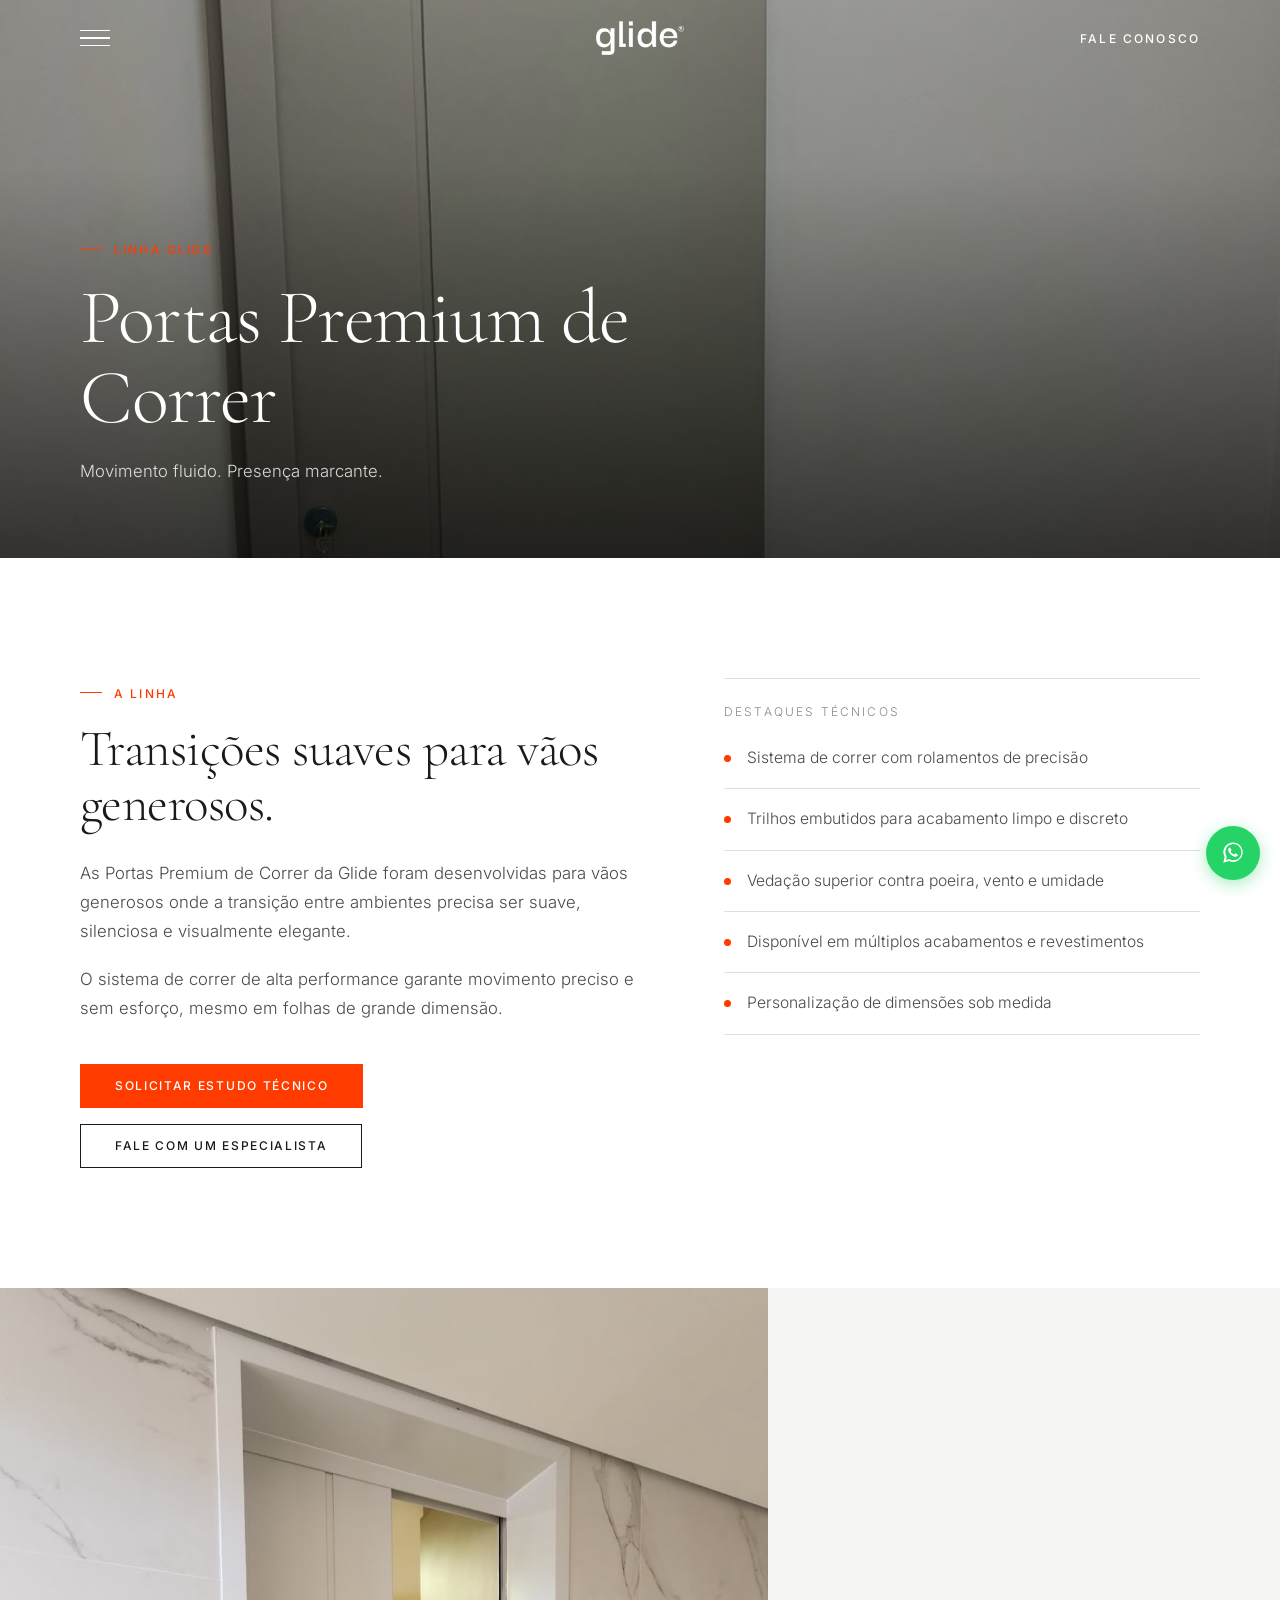
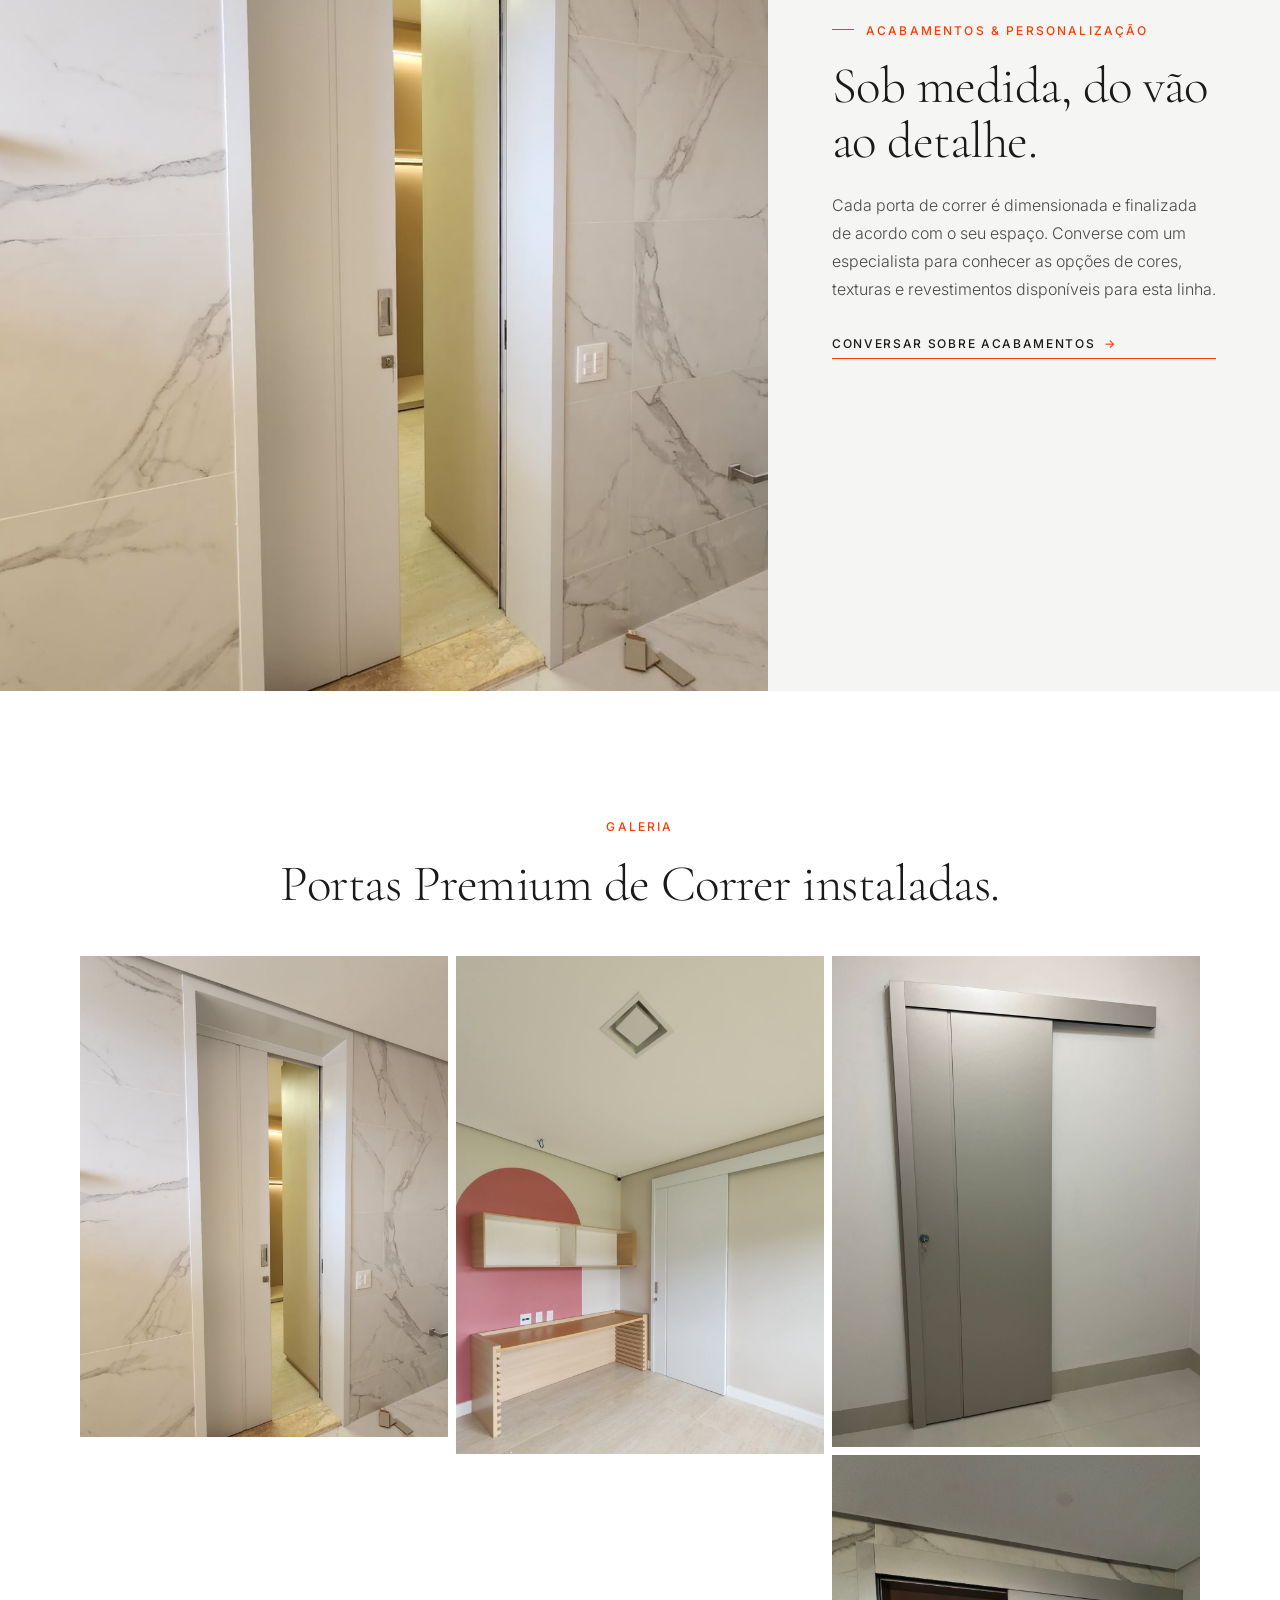
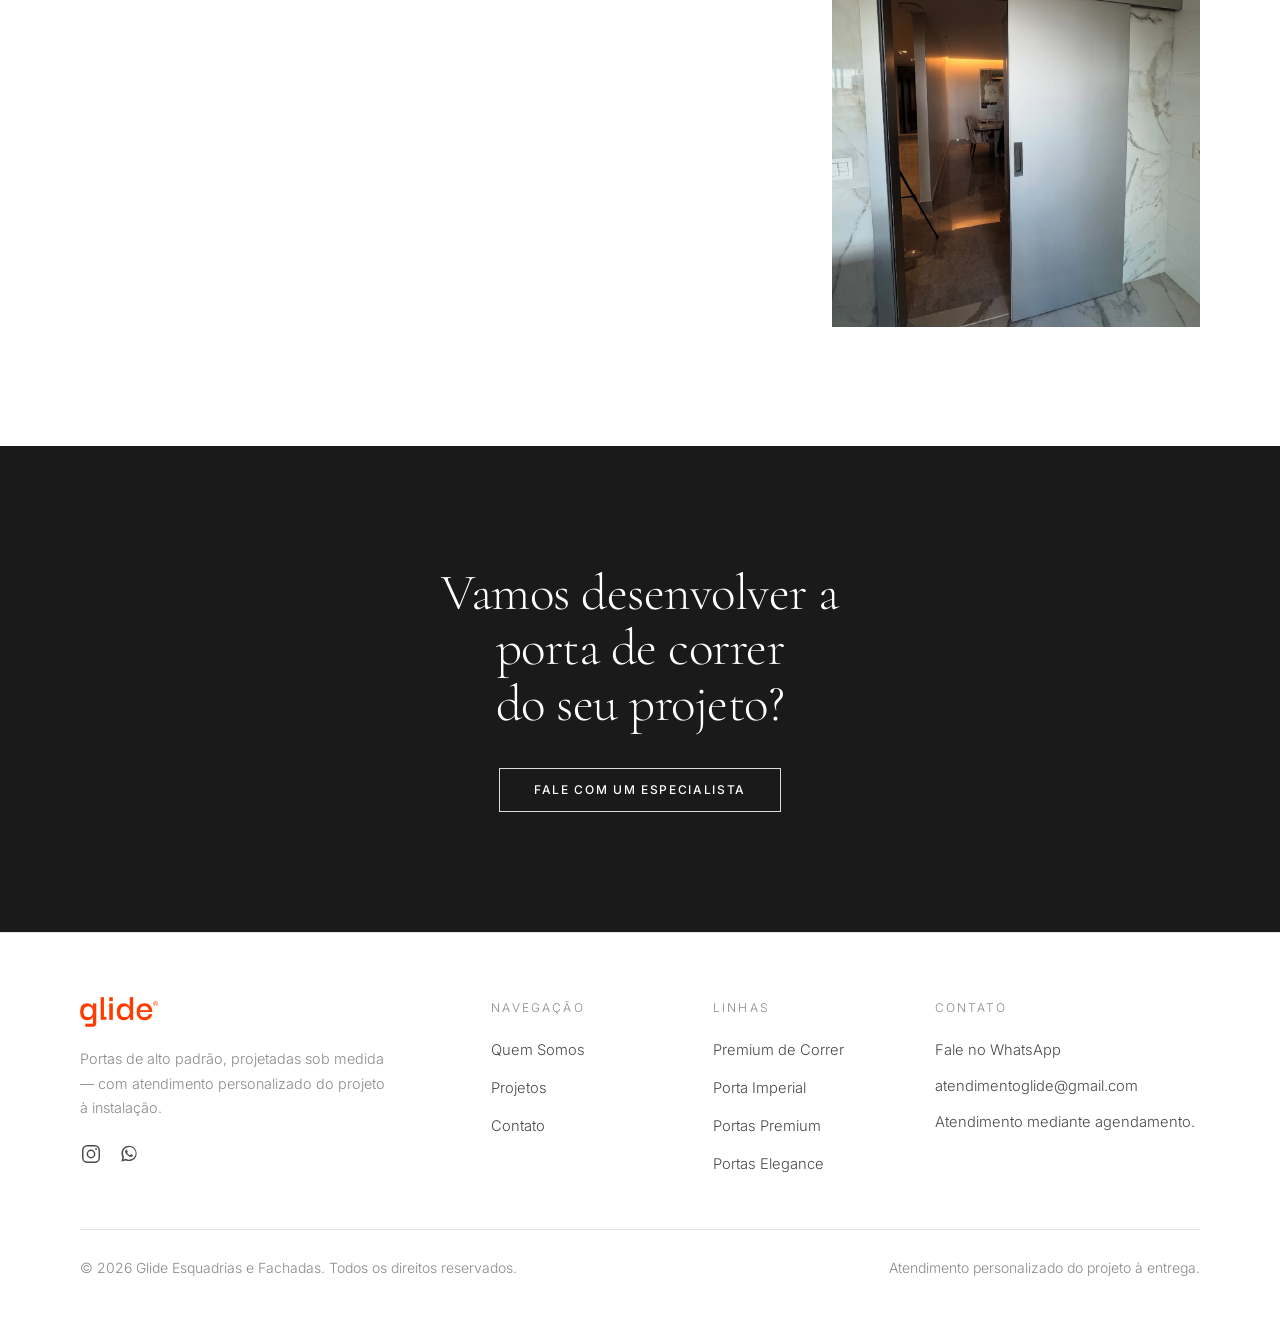
<file: portas-premium-correr.html>
<!DOCTYPE html>
<html lang="pt-BR">
<head>
  <meta charset="UTF-8">
  <meta name="viewport" content="width=device-width, initial-scale=1.0">
  <title>Portas Premium de Correr — Glide</title>
  <meta name="description" content="Portas Premium de Correr Glide: movimento fluido e presença marcante para vãos generosos. Sistema de correr de alta performance, trilhos embutidos e personalização sob medida.">
  <meta property="og:type" content="website">
  <meta property="og:site_name" content="Glide">
  <meta property="og:title" content="Portas Premium de Correr — Glide">
  <meta property="og:description" content="Portas Premium de Correr Glide: movimento fluido e presença marcante para vãos generosos. Sistema de correr de alta performance, trilhos embutidos e personalização sob medida.">
  <meta property="og:image" content="images/og-image.jpg">
  <meta property="og:image:width" content="1200">
  <meta property="og:image:height" content="630">
  <meta property="og:image:alt" content="Glide — Portas de Alto Padrão">
  <meta name="twitter:card" content="summary_large_image">
  <meta name="twitter:title" content="Portas Premium de Correr — Glide">
  <meta name="twitter:description" content="Portas Premium de Correr Glide: movimento fluido e presença marcante para vãos generosos. Sistema de correr de alta performance, trilhos embutidos e personalização sob medida.">
  <meta name="twitter:image" content="images/og-image.jpg">
  <link rel="icon" href="images/symbol.png">
  <link rel="preconnect" href="https://fonts.googleapis.com">
  <link rel="preconnect" href="https://fonts.gstatic.com" crossorigin>
  <link href="https://fonts.googleapis.com/css2?family=Cormorant+Garamond:ital,wght@0,300;0,400;1,300;1,400&family=Inter:wght@300;400;500&display=swap" rel="stylesheet">
  <link rel="stylesheet" href="css/tokens.css">
  <link rel="stylesheet" href="css/reset.css">
  <link rel="stylesheet" href="css/main.css">
  <script src="js/main.js" defer></script>
</head>
<body>

  <!-- ============ NAVBAR ============ -->
  <header class="navbar" id="navbar">
    <div class="navbar__inner">
      <button class="nav-toggle" aria-label="Abrir menu" aria-expanded="false" aria-controls="menu">
        <span></span><span></span><span></span>
      </button>
      <a href="index.html" class="nav-logo" aria-label="Glide — página inicial">
        <img class="logo-light" src="images/logo-white.png" alt="Glide" width="120" height="34">
        <img class="logo-dark" src="images/logo-dark.png" alt="" aria-hidden="true" width="120" height="34">
      </a>
      <a href="contato.html" class="nav-cta">Fale Conosco</a>
    </div>
  </header>

  <!-- ============ MENU OVERLAY ============ -->
  <nav class="menu" id="menu" aria-hidden="true" aria-label="Menu principal">
    <div class="menu__bar">
      <a href="index.html" class="menu__logo" aria-label="Glide"><img src="images/logo-white.png" alt="Glide"></a>
      <button class="menu__close" aria-label="Fechar menu"></button>
    </div>
    <div class="menu__body">
      <div class="menu__nav">
        <a href="index.html" class="menu__link" style="--i:0">Início</a>
        <a href="quem-somos.html" class="menu__link" style="--i:1">Quem Somos</a>
        <a href="projetos.html" class="menu__link" style="--i:2">Projetos</a>
        <a href="contato.html" class="menu__link" style="--i:3">Contato</a>
      </div>
      <div class="menu__group">
        <span class="menu__group-label">Linhas de Produto</span>
        <div class="menu__sub">
          <a href="portas-premium-correr.html" class="is-active">Portas Premium de Correr</a>
          <a href="porta-imperial.html">Porta Imperial</a>
          <a href="portas-premium.html">Portas Premium</a>
          <a href="portas-elegance.html">Portas Elegance</a>
        </div>
      </div>
    </div>
    <div class="menu__footer">
      <a href="https://wa.me/5563981189964" target="_blank" rel="noopener">WhatsApp</a>
      <a href="contato.html">Contato</a>
      <span>Atendimento personalizado do projeto à entrega.</span>
    </div>
  </nav>

  <main>

    <!-- ============ HERO DA PÁGINA ============ -->
    <section class="page-hero">
      <div class="page-hero__media">
        <img src="fotosportas/Correr%20Premium/IMG_0047%20-%20Porta%20de%20Correr%20Premium.jpeg"
             alt="Porta de correr premium Glide com acabamento prata em ambiente clean" fetchpriority="high">
      </div>
      <div class="page-hero__content container">
        <span class="eyebrow eyebrow--light">Linha Glide</span>
        <h1 class="page-hero__title">Portas Premium de Correr</h1>
        <p class="page-hero__subtitle">Movimento fluido. Presença marcante.</p>
      </div>
    </section>

    <!-- ============ INTRO + DESTAQUES ============ -->
    <section class="section">
      <div class="container">
        <div class="product-intro">
          <div class="product-intro__main reveal">
            <span class="eyebrow">A Linha</span>
            <h2 class="title-section">Transições suaves para vãos generosos.</h2>
            <p class="lead">As Portas Premium de Correr da Glide foram desenvolvidas para vãos generosos onde a transição entre ambientes precisa ser suave, silenciosa e visualmente elegante.</p>
            <p>O sistema de correr de alta performance garante movimento preciso e sem esforço, mesmo em folhas de grande dimensão.</p>
            <div class="product-cta">
              <a href="https://wa.me/5563981189964?text=Ol%C3%A1%2C%20Glide!%20Gostaria%20de%20solicitar%20um%20estudo%20t%C3%A9cnico%20da%20linha%20Portas%20Premium%20de%20Correr." target="_blank" rel="noopener" class="btn btn--primary">Solicitar Estudo Técnico</a>
              <a href="https://wa.me/5563981189964" target="_blank" rel="noopener" class="btn btn--outline">Fale com um especialista</a>
            </div>
          </div>
          <div class="specs reveal" style="--reveal-delay:.1s">
            <div class="specs__label">Destaques Técnicos</div>
            <ul>
              <li>Sistema de correr com rolamentos de precisão</li>
              <li>Trilhos embutidos para acabamento limpo e discreto</li>
              <li>Vedação superior contra poeira, vento e umidade</li>
              <li>Disponível em múltiplos acabamentos e revestimentos</li>
              <li>Personalização de dimensões sob medida</li>
            </ul>
          </div>
        </div>
      </div>
    </section>

    <!-- ============ FEATURE BAND ============ -->
    <section class="section--surface">
      <div class="feature-band">
        <div class="feature-band__media reveal">
          <img src="fotosportas/Correr%20Premium/IMG_0045%20-%20Porta%20de%20Correr%20Premium.jpeg" alt="Porta de correr premium Glide integrada a parede de mármore" loading="lazy">
        </div>
        <div class="feature-band__body reveal">
          <span class="eyebrow">Acabamentos &amp; Personalização</span>
          <h2 class="title-section" style="margin:18px 0 22px">Sob medida, do vão ao detalhe.</h2>
          <p>Cada porta de correr é dimensionada e finalizada de acordo com o seu espaço. Converse com um especialista para conhecer as opções de cores, texturas e revestimentos disponíveis para esta linha.</p>
          <a href="https://wa.me/5563981189964" target="_blank" rel="noopener" class="text-link" style="margin-top:30px">Conversar sobre acabamentos <span class="arrow">→</span></a>
        </div>
      </div>
    </section>

    <!-- ============ GALERIA ============ -->
    <section class="section">
      <div class="container">
        <div class="section-head reveal">
          <span class="eyebrow">Galeria</span>
          <h2 class="title-section">Portas Premium de Correr instaladas.</h2>
        </div>
      </div>
      <div class="container container--wide" style="margin-top:44px">
        <div class="masonry masonry--3 js-gallery reveal">
          <a class="gallery-item" href="fotosportas/Correr%20Premium/IMG_0045%20-%20Porta%20de%20Correr%20Premium.jpeg"><img src="fotosportas/Correr%20Premium/IMG_0045%20-%20Porta%20de%20Correr%20Premium.jpeg" alt="Porta de correr premium Glide em parede de mármore" loading="lazy"></a>
          <a class="gallery-item" href="fotosportas/Correr%20Premium/IMG_0046%20-%20Porta%20de%20Correr%20Premium.jpeg"><img src="fotosportas/Correr%20Premium/IMG_0046%20-%20Porta%20de%20Correr%20Premium.jpeg" alt="Porta de correr premium Glide em ambiente com parede colorida" loading="lazy"></a>
          <a class="gallery-item" href="fotosportas/Correr%20Premium/IMG_0047%20-%20Porta%20de%20Correr%20Premium.jpeg"><img src="fotosportas/Correr%20Premium/IMG_0047%20-%20Porta%20de%20Correr%20Premium.jpeg" alt="Porta de correr premium Glide com acabamento prata" loading="lazy"></a>
          <a class="gallery-item" href="fotosportas/Correr%20Premium/IMG_0049%20-%20Porta%20de%20Correr%20Premium.PNG"><img src="fotosportas/Correr%20Premium/IMG_0049%20-%20Porta%20de%20Correr%20Premium.PNG" alt="Detalhe de porta de correr premium Glide" loading="lazy"></a>
        </div>
      </div>
    </section>

    <!-- ============ CTA FINAL ============ -->
    <section class="section section--dark">
      <div class="container">
        <div class="cta-final reveal">
          <h2 class="title-section on-dark">Vamos desenvolver a porta de correr<br>do seu projeto?</h2>
          <a href="https://wa.me/5563981189964" target="_blank" rel="noopener" class="btn btn--outline-light">Fale com um especialista</a>
        </div>
      </div>
    </section>

  </main>

  <!-- ============ FOOTER ============ -->
  <footer class="footer">
    <div class="container">
      <div class="footer__grid">
        <div class="footer__brand">
          <img class="footer__brand-logo" src="images/logo-orange.png" alt="Glide">
          <p class="footer__tagline">Portas de alto padrão, projetadas sob medida — com atendimento personalizado do projeto à instalação.</p>
          <div class="footer__social">
            <a href="https://www.instagram.com/glide.brasil/" aria-label="Instagram" target="_blank" rel="noopener">
              <svg viewBox="0 0 24 24" fill="none" stroke="currentColor" stroke-width="1.6" aria-hidden="true"><rect x="3" y="3" width="18" height="18" rx="5"/><circle cx="12" cy="12" r="4"/><circle cx="17.5" cy="6.5" r="1" fill="currentColor" stroke="none"/></svg>
            </a>
            <a href="https://wa.me/5563981189964" aria-label="WhatsApp" target="_blank" rel="noopener">
              <svg viewBox="0 0 32 32" fill="currentColor" aria-hidden="true"><path d="M16.04 4C9.93 4 4.98 8.95 4.98 15.06c0 1.95.51 3.86 1.48 5.54L4.9 27l6.57-1.72a11.02 11.02 0 0 0 4.56.98h.01c6.11 0 11.06-4.95 11.06-11.06C27.1 8.95 22.15 4 16.04 4zm0 20.2h-.01c-1.41 0-2.79-.38-4-1.1l-.29-.17-3.9 1.02 1.04-3.8-.19-.3a9.13 9.13 0 0 1-1.4-4.86c0-5.05 4.11-9.16 9.17-9.16 2.45 0 4.75.96 6.48 2.69a9.1 9.1 0 0 1 2.68 6.48c0 5.06-4.11 9.17-9.16 9.17zm5.03-6.86c-.27-.14-1.63-.8-1.88-.9-.25-.09-.43-.13-.62.14-.18.27-.71.9-.87 1.08-.16.18-.32.2-.59.07-.27-.14-1.16-.43-2.21-1.36-.82-.73-1.37-1.63-1.53-1.9-.16-.27-.02-.42.12-.55.12-.12.27-.32.41-.48.14-.16.18-.27.27-.46.09-.18.05-.34-.02-.48-.07-.14-.62-1.49-.85-2.04-.22-.53-.45-.46-.62-.47l-.53-.01c-.18 0-.48.07-.73.34-.25.27-.96.94-.96 2.29 0 1.35.98 2.65 1.12 2.84.14.18 1.93 2.95 4.67 4.14.65.28 1.16.45 1.56.58.66.21 1.25.18 1.72.11.52-.08 1.63-.67 1.86-1.31.23-.64.23-1.19.16-1.31-.07-.12-.25-.18-.52-.32z"/></svg>
            </a>
          </div>
        </div>
        <div class="footer__col">
          <div class="footer__col-title">Navegação</div>
          <nav class="footer__links">
            <a href="quem-somos.html">Quem Somos</a>
            <a href="projetos.html">Projetos</a>
            <a href="contato.html">Contato</a>
          </nav>
        </div>
        <div class="footer__col">
          <div class="footer__col-title">Linhas</div>
          <nav class="footer__links">
            <a href="portas-premium-correr.html">Premium de Correr</a>
            <a href="porta-imperial.html">Porta Imperial</a>
            <a href="portas-premium.html">Portas Premium</a>
            <a href="portas-elegance.html">Portas Elegance</a>
          </nav>
        </div>
        <div class="footer__col">
          <div class="footer__col-title">Contato</div>
          <div class="footer__contact">
            <a href="https://wa.me/5563981189964" target="_blank" rel="noopener">Fale no WhatsApp</a>
            <a href="mailto:atendimentoglide@gmail.com">atendimentoglide@gmail.com</a>
            <p>Atendimento mediante agendamento.</p>
          </div>
        </div>
      </div>
      <div class="footer__bottom">
        <span>&copy; <span class="js-year">2026</span> Glide Esquadrias e Fachadas. Todos os direitos reservados.</span>
        <span>Atendimento personalizado do projeto à entrega.</span>
      </div>
    </div>
  </footer>

  <!-- ============ WHATSAPP FLUTUANTE ============ -->
  <a class="whatsapp-float" href="https://wa.me/5563981189964" target="_blank" rel="noopener" aria-label="Fale com um especialista no WhatsApp">
    <svg viewBox="0 0 32 32" fill="currentColor" aria-hidden="true"><path d="M16.04 4C9.93 4 4.98 8.95 4.98 15.06c0 1.95.51 3.86 1.48 5.54L4.9 27l6.57-1.72a11.02 11.02 0 0 0 4.56.98h.01c6.11 0 11.06-4.95 11.06-11.06C27.1 8.95 22.15 4 16.04 4zm0 20.2h-.01c-1.41 0-2.79-.38-4-1.1l-.29-.17-3.9 1.02 1.04-3.8-.19-.3a9.13 9.13 0 0 1-1.4-4.86c0-5.05 4.11-9.16 9.17-9.16 2.45 0 4.75.96 6.48 2.69a9.1 9.1 0 0 1 2.68 6.48c0 5.06-4.11 9.17-9.16 9.17zm5.03-6.86c-.27-.14-1.63-.8-1.88-.9-.25-.09-.43-.13-.62.14-.18.27-.71.9-.87 1.08-.16.18-.32.2-.59.07-.27-.14-1.16-.43-2.21-1.36-.82-.73-1.37-1.63-1.53-1.9-.16-.27-.02-.42.12-.55.12-.12.27-.32.41-.48.14-.16.18-.27.27-.46.09-.18.05-.34-.02-.48-.07-.14-.62-1.49-.85-2.04-.22-.53-.45-.46-.62-.47l-.53-.01c-.18 0-.48.07-.73.34-.25.27-.96.94-.96 2.29 0 1.35.98 2.65 1.12 2.84.14.18 1.93 2.95 4.67 4.14.65.28 1.16.45 1.56.58.66.21 1.25.18 1.72.11.52-.08 1.63-.67 1.86-1.31.23-.64.23-1.19.16-1.31-.07-.12-.25-.18-.52-.32z"/></svg>
  </a>

</body>
</html>
</file>
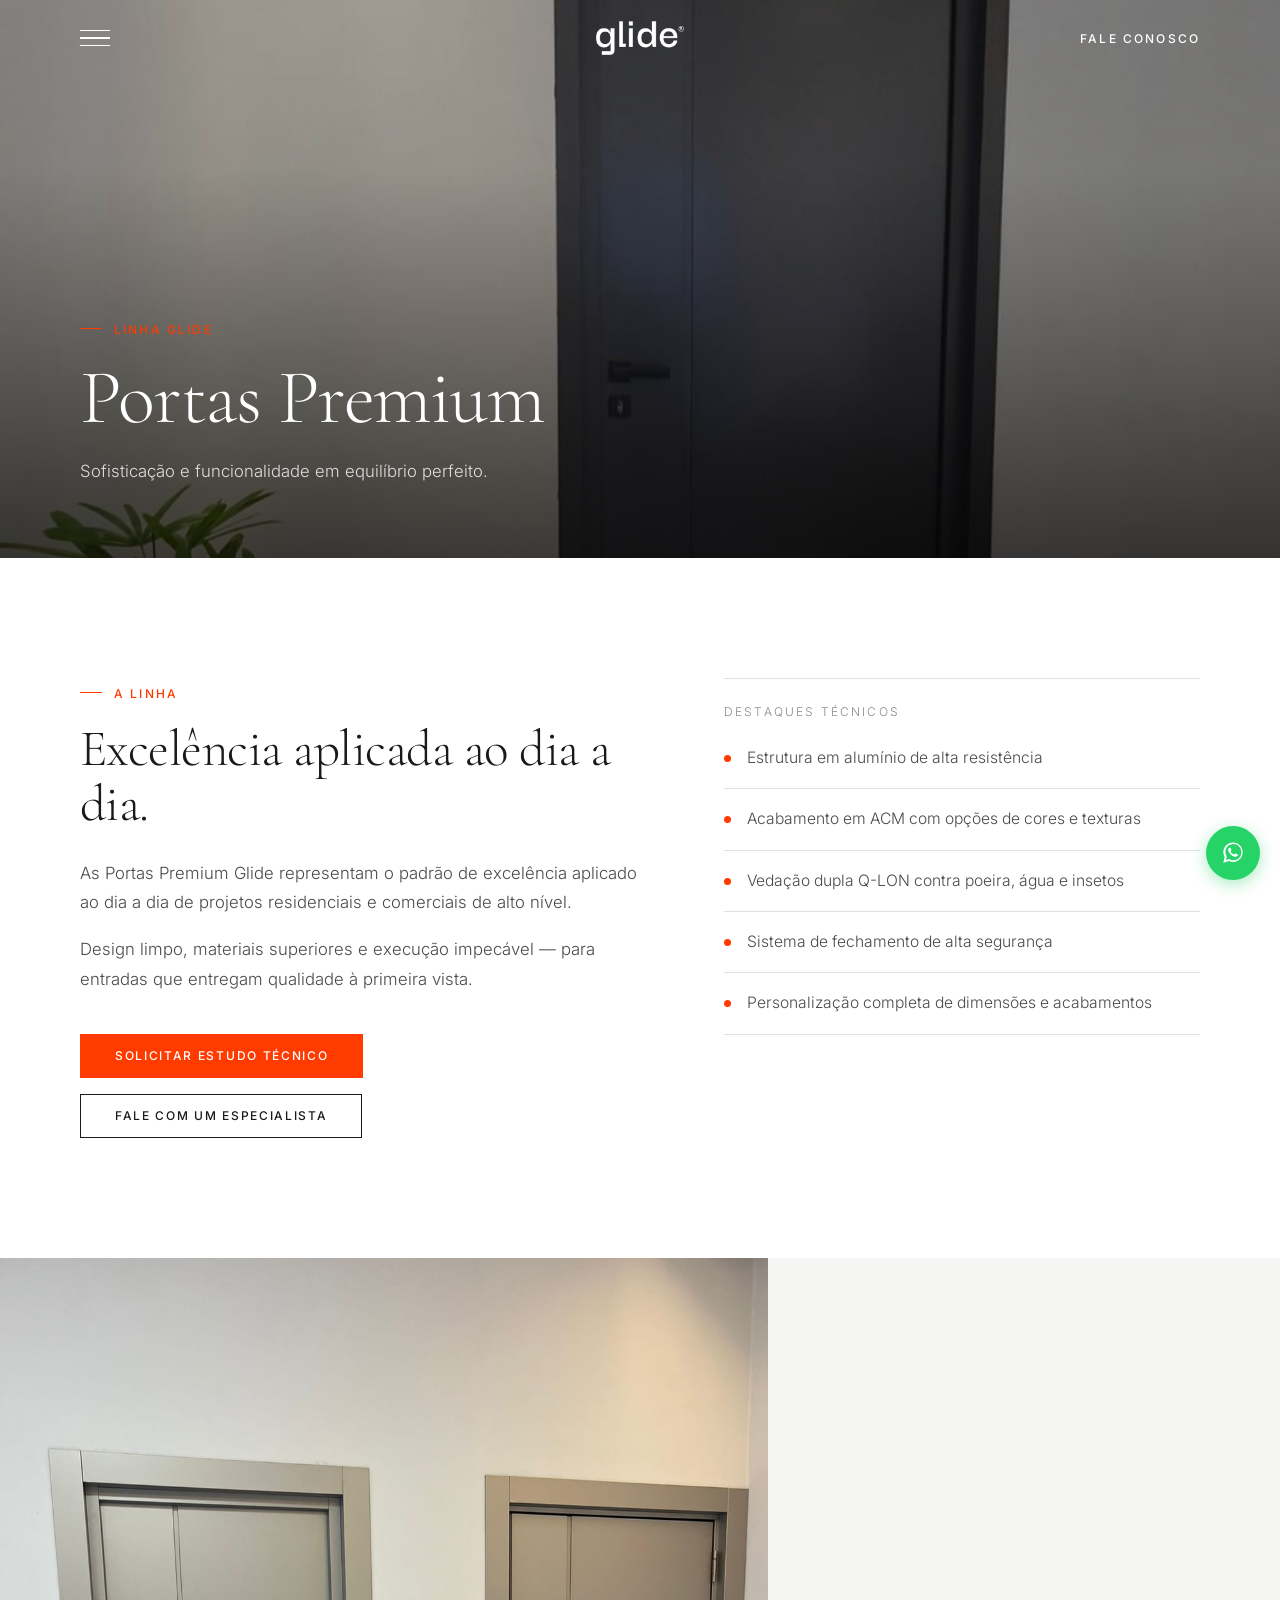
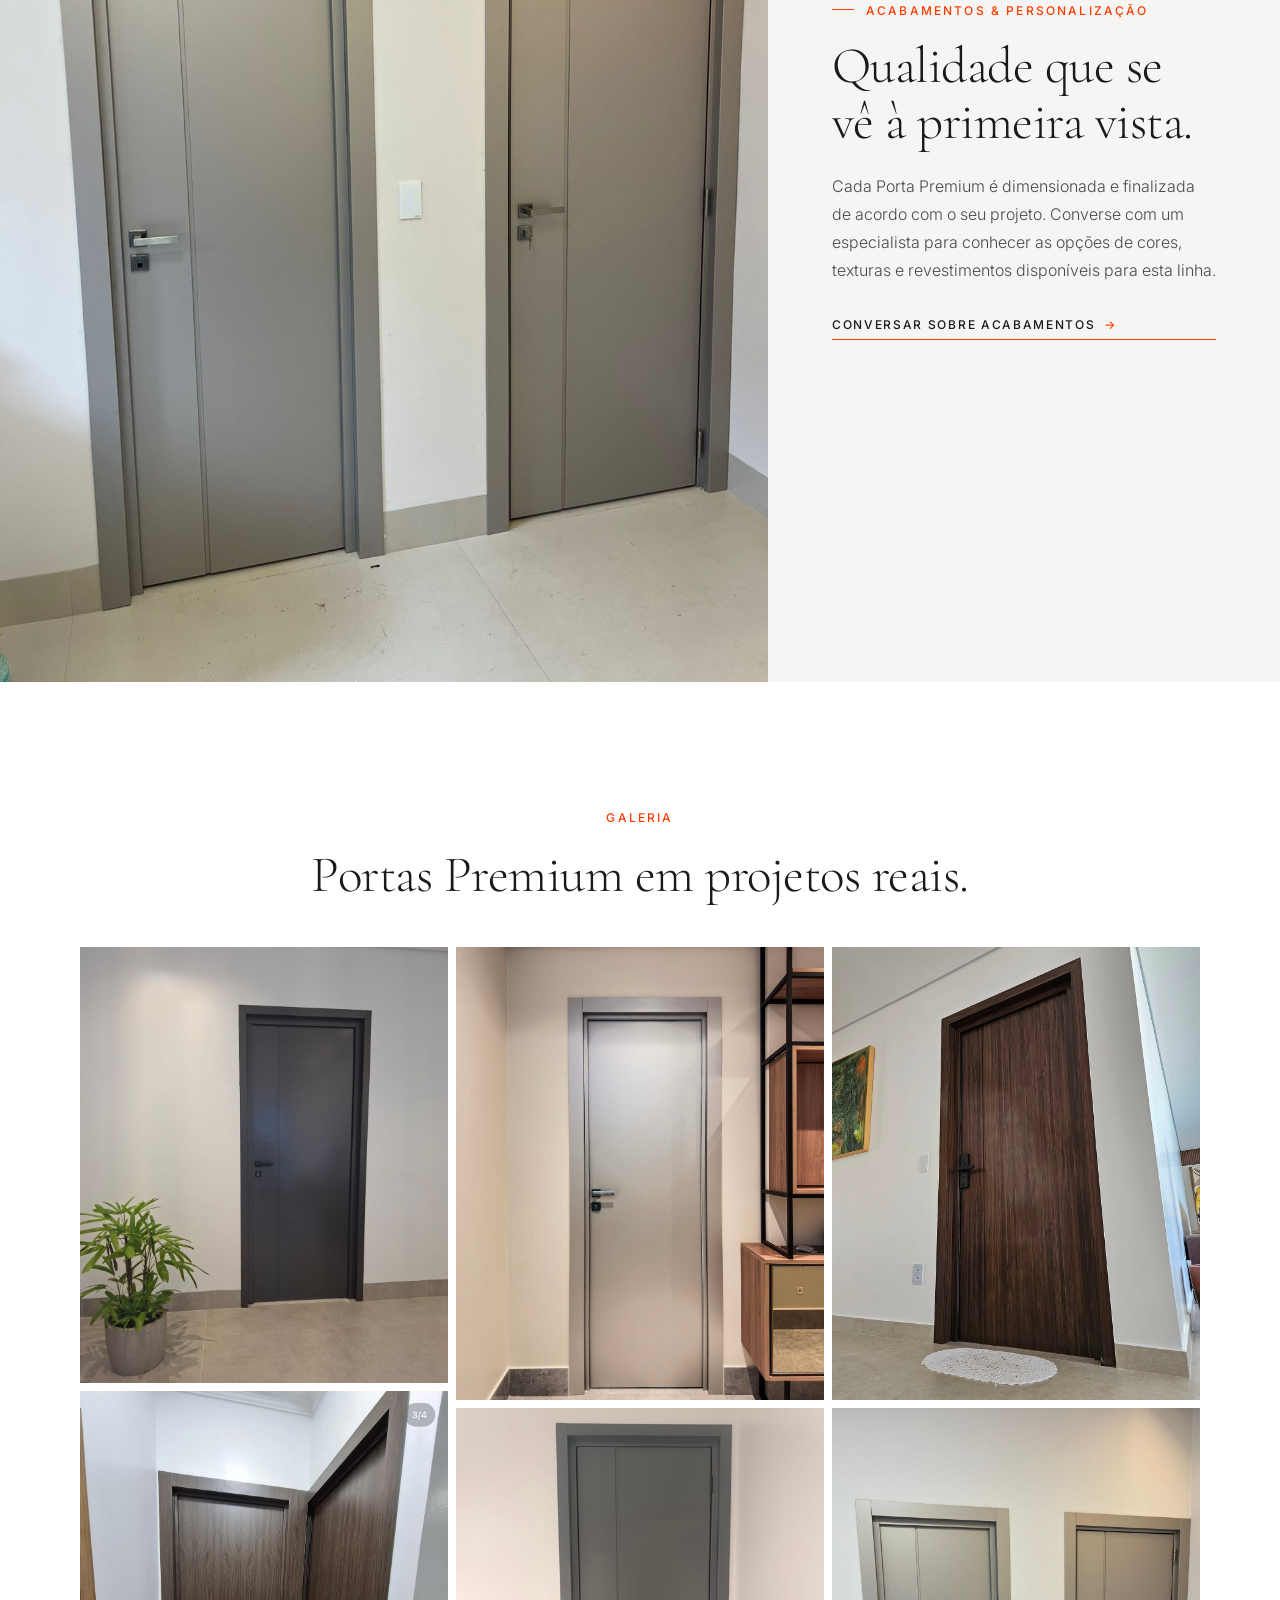
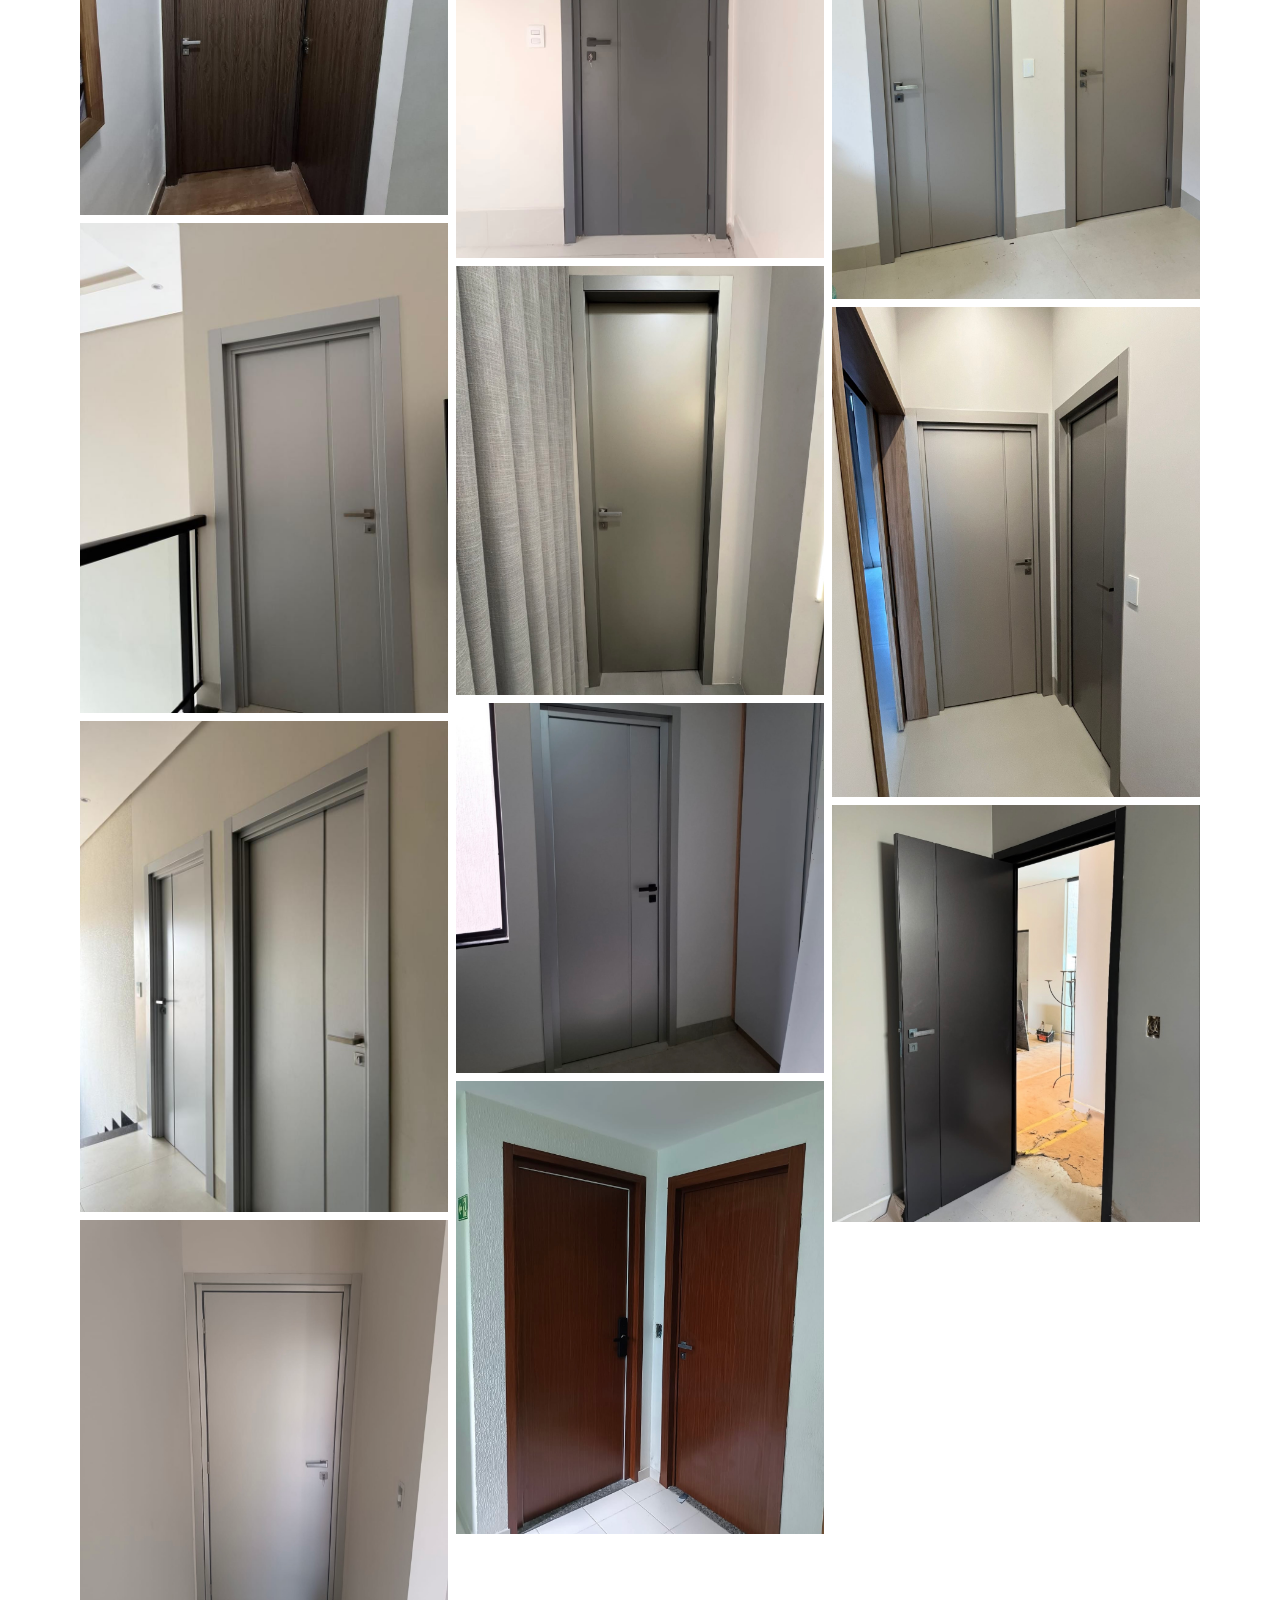
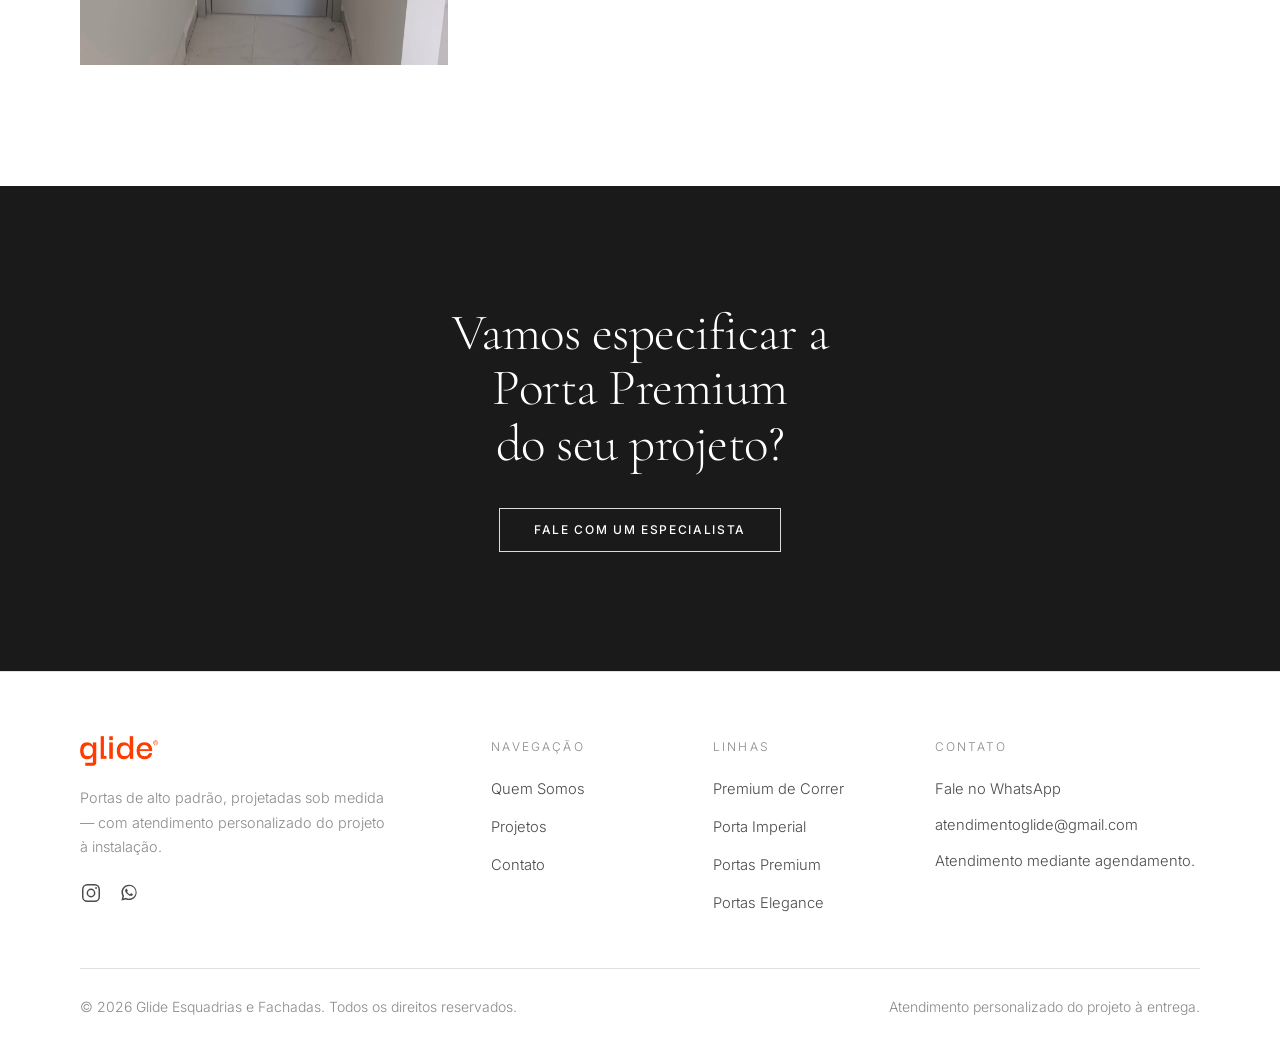
<file: portas-premium.html>
<!DOCTYPE html>
<html lang="pt-BR">
<head>
  <meta charset="UTF-8">
  <meta name="viewport" content="width=device-width, initial-scale=1.0">
  <title>Portas Premium — Glide</title>
  <meta name="description" content="Portas Premium Glide: sofisticação e funcionalidade em equilíbrio perfeito. Estrutura em alumínio de alta resistência, acabamento em ACM e vedação dupla Q-LON para projetos de alto padrão.">
  <meta property="og:type" content="website">
  <meta property="og:site_name" content="Glide">
  <meta property="og:title" content="Portas Premium — Glide">
  <meta property="og:description" content="Portas Premium Glide: sofisticação e funcionalidade em equilíbrio perfeito. Estrutura em alumínio de alta resistência, acabamento em ACM e vedação dupla Q-LON para projetos de alto padrão.">
  <meta property="og:image" content="images/og-image.jpg">
  <meta property="og:image:width" content="1200">
  <meta property="og:image:height" content="630">
  <meta property="og:image:alt" content="Glide — Portas de Alto Padrão">
  <meta name="twitter:card" content="summary_large_image">
  <meta name="twitter:title" content="Portas Premium — Glide">
  <meta name="twitter:description" content="Portas Premium Glide: sofisticação e funcionalidade em equilíbrio perfeito. Estrutura em alumínio de alta resistência, acabamento em ACM e vedação dupla Q-LON para projetos de alto padrão.">
  <meta name="twitter:image" content="images/og-image.jpg">
  <link rel="icon" href="images/symbol.png">
  <link rel="preconnect" href="https://fonts.googleapis.com">
  <link rel="preconnect" href="https://fonts.gstatic.com" crossorigin>
  <link href="https://fonts.googleapis.com/css2?family=Cormorant+Garamond:ital,wght@0,300;0,400;1,300;1,400&family=Inter:wght@300;400;500&display=swap" rel="stylesheet">
  <link rel="stylesheet" href="css/tokens.css">
  <link rel="stylesheet" href="css/reset.css">
  <link rel="stylesheet" href="css/main.css">
  <script src="js/main.js" defer></script>
</head>
<body>

  <!-- ============ NAVBAR ============ -->
  <header class="navbar" id="navbar">
    <div class="navbar__inner">
      <button class="nav-toggle" aria-label="Abrir menu" aria-expanded="false" aria-controls="menu">
        <span></span><span></span><span></span>
      </button>
      <a href="index.html" class="nav-logo" aria-label="Glide — página inicial">
        <img class="logo-light" src="images/logo-white.png" alt="Glide" width="120" height="34">
        <img class="logo-dark" src="images/logo-dark.png" alt="" aria-hidden="true" width="120" height="34">
      </a>
      <a href="contato.html" class="nav-cta">Fale Conosco</a>
    </div>
  </header>

  <!-- ============ MENU OVERLAY ============ -->
  <nav class="menu" id="menu" aria-hidden="true" aria-label="Menu principal">
    <div class="menu__bar">
      <a href="index.html" class="menu__logo" aria-label="Glide"><img src="images/logo-white.png" alt="Glide"></a>
      <button class="menu__close" aria-label="Fechar menu"></button>
    </div>
    <div class="menu__body">
      <div class="menu__nav">
        <a href="index.html" class="menu__link" style="--i:0">Início</a>
        <a href="quem-somos.html" class="menu__link" style="--i:1">Quem Somos</a>
        <a href="projetos.html" class="menu__link" style="--i:2">Projetos</a>
        <a href="contato.html" class="menu__link" style="--i:3">Contato</a>
      </div>
      <div class="menu__group">
        <span class="menu__group-label">Linhas de Produto</span>
        <div class="menu__sub">
          <a href="portas-premium-correr.html">Portas Premium de Correr</a>
          <a href="porta-imperial.html">Porta Imperial</a>
          <a href="portas-premium.html" class="is-active">Portas Premium</a>
          <a href="portas-elegance.html">Portas Elegance</a>
        </div>
      </div>
    </div>
    <div class="menu__footer">
      <a href="https://wa.me/5563981189964" target="_blank" rel="noopener">WhatsApp</a>
      <a href="contato.html">Contato</a>
      <span>Atendimento personalizado do projeto à entrega.</span>
    </div>
  </nav>

  <main>

    <!-- ============ HERO DA PÁGINA ============ -->
    <section class="page-hero">
      <div class="page-hero__media">
        <img src="fotosportas/Premium/IMG_0014%20-%20Porta%20Premium.jpeg"
             alt="Porta Premium Glide preta em hall residencial de alto padrão" fetchpriority="high">
      </div>
      <div class="page-hero__content container">
        <span class="eyebrow eyebrow--light">Linha Glide</span>
        <h1 class="page-hero__title">Portas Premium</h1>
        <p class="page-hero__subtitle">Sofisticação e funcionalidade em equilíbrio perfeito.</p>
      </div>
    </section>

    <!-- ============ INTRO + DESTAQUES ============ -->
    <section class="section">
      <div class="container">
        <div class="product-intro">
          <div class="product-intro__main reveal">
            <span class="eyebrow">A Linha</span>
            <h2 class="title-section">Excelência aplicada ao dia a dia.</h2>
            <p class="lead">As Portas Premium Glide representam o padrão de excelência aplicado ao dia a dia de projetos residenciais e comerciais de alto nível.</p>
            <p>Design limpo, materiais superiores e execução impecável — para entradas que entregam qualidade à primeira vista.</p>
            <div class="product-cta">
              <a href="https://wa.me/5563981189964?text=Ol%C3%A1%2C%20Glide!%20Gostaria%20de%20solicitar%20um%20estudo%20t%C3%A9cnico%20da%20linha%20Portas%20Premium." target="_blank" rel="noopener" class="btn btn--primary">Solicitar Estudo Técnico</a>
              <a href="https://wa.me/5563981189964" target="_blank" rel="noopener" class="btn btn--outline">Fale com um especialista</a>
            </div>
          </div>
          <div class="specs reveal" style="--reveal-delay:.1s">
            <div class="specs__label">Destaques Técnicos</div>
            <ul>
              <li>Estrutura em alumínio de alta resistência</li>
              <li>Acabamento em ACM com opções de cores e texturas</li>
              <li>Vedação dupla Q-LON contra poeira, água e insetos</li>
              <li>Sistema de fechamento de alta segurança</li>
              <li>Personalização completa de dimensões e acabamentos</li>
            </ul>
          </div>
        </div>
      </div>
    </section>

    <!-- ============ FEATURE BAND ============ -->
    <section class="section--surface">
      <div class="feature-band">
        <div class="feature-band__media reveal">
          <img src="fotosportas/Premium/IMG_0064%20-%20Porta%20Premium.jpeg" alt="Portas Premium Glide em acabamento taupe instaladas lado a lado" loading="lazy">
        </div>
        <div class="feature-band__body reveal">
          <span class="eyebrow">Acabamentos &amp; Personalização</span>
          <h2 class="title-section" style="margin:18px 0 22px">Qualidade que se vê à primeira vista.</h2>
          <p>Cada Porta Premium é dimensionada e finalizada de acordo com o seu projeto. Converse com um especialista para conhecer as opções de cores, texturas e revestimentos disponíveis para esta linha.</p>
          <a href="https://wa.me/5563981189964" target="_blank" rel="noopener" class="text-link" style="margin-top:30px">Conversar sobre acabamentos <span class="arrow">→</span></a>
        </div>
      </div>
    </section>

    <!-- ============ GALERIA ============ -->
    <section class="section">
      <div class="container">
        <div class="section-head reveal">
          <span class="eyebrow">Galeria</span>
          <h2 class="title-section">Portas Premium em projetos reais.</h2>
        </div>
      </div>
      <div class="container container--wide" style="margin-top:44px">
        <div class="masonry masonry--3 js-gallery reveal">
          <a class="gallery-item" href="fotosportas/Premium/IMG_0014%20-%20Porta%20Premium.jpeg"><img src="fotosportas/Premium/IMG_0014%20-%20Porta%20Premium.jpeg" alt="Porta Premium Glide preta em hall residencial" loading="lazy"></a>
          <a class="gallery-item" href="fotosportas/Premium/IMG_0015%20-%20Porta%20Premium.jpeg"><img src="fotosportas/Premium/IMG_0015%20-%20Porta%20Premium.jpeg" alt="Porta Premium Glide em ambiente residencial" loading="lazy"></a>
          <a class="gallery-item" href="fotosportas/Premium/IMG_0020%20-%20Porta%20Premium.jpeg"><img src="fotosportas/Premium/IMG_0020%20-%20Porta%20Premium.jpeg" alt="Porta Premium Glide próxima a guarda-corpo de vidro" loading="lazy"></a>
          <a class="gallery-item" href="fotosportas/Premium/IMG_0021%20-%20Porta%20Premium.jpeg"><img src="fotosportas/Premium/IMG_0021%20-%20Porta%20Premium.jpeg" alt="Porta Premium Glide em acabamento sob medida" loading="lazy"></a>
          <a class="gallery-item" href="fotosportas/Premium/IMG_0025%20-%20Porta%20Premium.PNG"><img src="fotosportas/Premium/IMG_0025%20-%20Porta%20Premium.PNG" alt="Detalhe de Porta Premium Glide" loading="lazy"></a>
          <a class="gallery-item" href="fotosportas/Premium/IMG_0048%20-%20Porta%20Premium.PNG"><img src="fotosportas/Premium/IMG_0048%20-%20Porta%20Premium.PNG" alt="Porta Premium Glide em projeto de alto padrão" loading="lazy"></a>
          <a class="gallery-item" href="fotosportas/Premium/IMG_0055%20-%20Porta%20Premium.PNG"><img src="fotosportas/Premium/IMG_0055%20-%20Porta%20Premium.PNG" alt="Porta Premium Glide com acabamento contemporâneo" loading="lazy"></a>
          <a class="gallery-item" href="fotosportas/Premium/IMG_0056%20-%20Porta%20Premium.PNG"><img src="fotosportas/Premium/IMG_0056%20-%20Porta%20Premium.PNG" alt="Porta Premium Glide em ambiente residencial" loading="lazy"></a>
          <a class="gallery-item" href="fotosportas/Premium/IMG_0059%20-%20Porta%20Premium.PNG"><img src="fotosportas/Premium/IMG_0059%20-%20Porta%20Premium.PNG" alt="Porta Premium Glide instalada em residência" loading="lazy"></a>
          <a class="gallery-item" href="fotosportas/Premium/IMG_0060%20-%20Porta%20Premium.PNG"><img src="fotosportas/Premium/IMG_0060%20-%20Porta%20Premium.PNG" alt="Porta Premium Glide com acabamento sob medida" loading="lazy"></a>
          <a class="gallery-item" href="fotosportas/Premium/IMG_0062%20-%20Porta%20Premium.PNG"><img src="fotosportas/Premium/IMG_0062%20-%20Porta%20Premium.PNG" alt="Detalhe de Porta Premium Glide" loading="lazy"></a>
          <a class="gallery-item" href="fotosportas/Premium/IMG_0064%20-%20Porta%20Premium.jpeg"><img src="fotosportas/Premium/IMG_0064%20-%20Porta%20Premium.jpeg" alt="Portas Premium Glide em acabamento taupe" loading="lazy"></a>
          <a class="gallery-item" href="fotosportas/Premium/IMG_0065%20-%20Porta%20Premium.jpeg"><img src="fotosportas/Premium/IMG_0065%20-%20Porta%20Premium.jpeg" alt="Porta Premium Glide em ambiente de alto padrão" loading="lazy"></a>
          <a class="gallery-item" href="fotosportas/Premium/IMG_0071%20-%20Porta%20Premium.PNG"><img src="fotosportas/Premium/IMG_0071%20-%20Porta%20Premium.PNG" alt="Porta Premium Glide instalada em projeto residencial" loading="lazy"></a>
        </div>
      </div>
    </section>

    <!-- ============ CTA FINAL ============ -->
    <section class="section section--dark">
      <div class="container">
        <div class="cta-final reveal">
          <h2 class="title-section on-dark">Vamos especificar a Porta Premium<br>do seu projeto?</h2>
          <a href="https://wa.me/5563981189964" target="_blank" rel="noopener" class="btn btn--outline-light">Fale com um especialista</a>
        </div>
      </div>
    </section>

  </main>

  <!-- ============ FOOTER ============ -->
  <footer class="footer">
    <div class="container">
      <div class="footer__grid">
        <div class="footer__brand">
          <img class="footer__brand-logo" src="images/logo-orange.png" alt="Glide">
          <p class="footer__tagline">Portas de alto padrão, projetadas sob medida — com atendimento personalizado do projeto à instalação.</p>
          <div class="footer__social">
            <a href="https://www.instagram.com/glide.brasil/" aria-label="Instagram" target="_blank" rel="noopener">
              <svg viewBox="0 0 24 24" fill="none" stroke="currentColor" stroke-width="1.6" aria-hidden="true"><rect x="3" y="3" width="18" height="18" rx="5"/><circle cx="12" cy="12" r="4"/><circle cx="17.5" cy="6.5" r="1" fill="currentColor" stroke="none"/></svg>
            </a>
            <a href="https://wa.me/5563981189964" aria-label="WhatsApp" target="_blank" rel="noopener">
              <svg viewBox="0 0 32 32" fill="currentColor" aria-hidden="true"><path d="M16.04 4C9.93 4 4.98 8.95 4.98 15.06c0 1.95.51 3.86 1.48 5.54L4.9 27l6.57-1.72a11.02 11.02 0 0 0 4.56.98h.01c6.11 0 11.06-4.95 11.06-11.06C27.1 8.95 22.15 4 16.04 4zm0 20.2h-.01c-1.41 0-2.79-.38-4-1.1l-.29-.17-3.9 1.02 1.04-3.8-.19-.3a9.13 9.13 0 0 1-1.4-4.86c0-5.05 4.11-9.16 9.17-9.16 2.45 0 4.75.96 6.48 2.69a9.1 9.1 0 0 1 2.68 6.48c0 5.06-4.11 9.17-9.16 9.17zm5.03-6.86c-.27-.14-1.63-.8-1.88-.9-.25-.09-.43-.13-.62.14-.18.27-.71.9-.87 1.08-.16.18-.32.2-.59.07-.27-.14-1.16-.43-2.21-1.36-.82-.73-1.37-1.63-1.53-1.9-.16-.27-.02-.42.12-.55.12-.12.27-.32.41-.48.14-.16.18-.27.27-.46.09-.18.05-.34-.02-.48-.07-.14-.62-1.49-.85-2.04-.22-.53-.45-.46-.62-.47l-.53-.01c-.18 0-.48.07-.73.34-.25.27-.96.94-.96 2.29 0 1.35.98 2.65 1.12 2.84.14.18 1.93 2.95 4.67 4.14.65.28 1.16.45 1.56.58.66.21 1.25.18 1.72.11.52-.08 1.63-.67 1.86-1.31.23-.64.23-1.19.16-1.31-.07-.12-.25-.18-.52-.32z"/></svg>
            </a>
          </div>
        </div>
        <div class="footer__col">
          <div class="footer__col-title">Navegação</div>
          <nav class="footer__links">
            <a href="quem-somos.html">Quem Somos</a>
            <a href="projetos.html">Projetos</a>
            <a href="contato.html">Contato</a>
          </nav>
        </div>
        <div class="footer__col">
          <div class="footer__col-title">Linhas</div>
          <nav class="footer__links">
            <a href="portas-premium-correr.html">Premium de Correr</a>
            <a href="porta-imperial.html">Porta Imperial</a>
            <a href="portas-premium.html">Portas Premium</a>
            <a href="portas-elegance.html">Portas Elegance</a>
          </nav>
        </div>
        <div class="footer__col">
          <div class="footer__col-title">Contato</div>
          <div class="footer__contact">
            <a href="https://wa.me/5563981189964" target="_blank" rel="noopener">Fale no WhatsApp</a>
            <a href="mailto:atendimentoglide@gmail.com">atendimentoglide@gmail.com</a>
            <p>Atendimento mediante agendamento.</p>
          </div>
        </div>
      </div>
      <div class="footer__bottom">
        <span>&copy; <span class="js-year">2026</span> Glide Esquadrias e Fachadas. Todos os direitos reservados.</span>
        <span>Atendimento personalizado do projeto à entrega.</span>
      </div>
    </div>
  </footer>

  <!-- ============ WHATSAPP FLUTUANTE ============ -->
  <a class="whatsapp-float" href="https://wa.me/5563981189964" target="_blank" rel="noopener" aria-label="Fale com um especialista no WhatsApp">
    <svg viewBox="0 0 32 32" fill="currentColor" aria-hidden="true"><path d="M16.04 4C9.93 4 4.98 8.95 4.98 15.06c0 1.95.51 3.86 1.48 5.54L4.9 27l6.57-1.72a11.02 11.02 0 0 0 4.56.98h.01c6.11 0 11.06-4.95 11.06-11.06C27.1 8.95 22.15 4 16.04 4zm0 20.2h-.01c-1.41 0-2.79-.38-4-1.1l-.29-.17-3.9 1.02 1.04-3.8-.19-.3a9.13 9.13 0 0 1-1.4-4.86c0-5.05 4.11-9.16 9.17-9.16 2.45 0 4.75.96 6.48 2.69a9.1 9.1 0 0 1 2.68 6.48c0 5.06-4.11 9.17-9.16 9.17zm5.03-6.86c-.27-.14-1.63-.8-1.88-.9-.25-.09-.43-.13-.62.14-.18.27-.71.9-.87 1.08-.16.18-.32.2-.59.07-.27-.14-1.16-.43-2.21-1.36-.82-.73-1.37-1.63-1.53-1.9-.16-.27-.02-.42.12-.55.12-.12.27-.32.41-.48.14-.16.18-.27.27-.46.09-.18.05-.34-.02-.48-.07-.14-.62-1.49-.85-2.04-.22-.53-.45-.46-.62-.47l-.53-.01c-.18 0-.48.07-.73.34-.25.27-.96.94-.96 2.29 0 1.35.98 2.65 1.12 2.84.14.18 1.93 2.95 4.67 4.14.65.28 1.16.45 1.56.58.66.21 1.25.18 1.72.11.52-.08 1.63-.67 1.86-1.31.23-.64.23-1.19.16-1.31-.07-.12-.25-.18-.52-.32z"/></svg>
  </a>

</body>
</html>
</file>
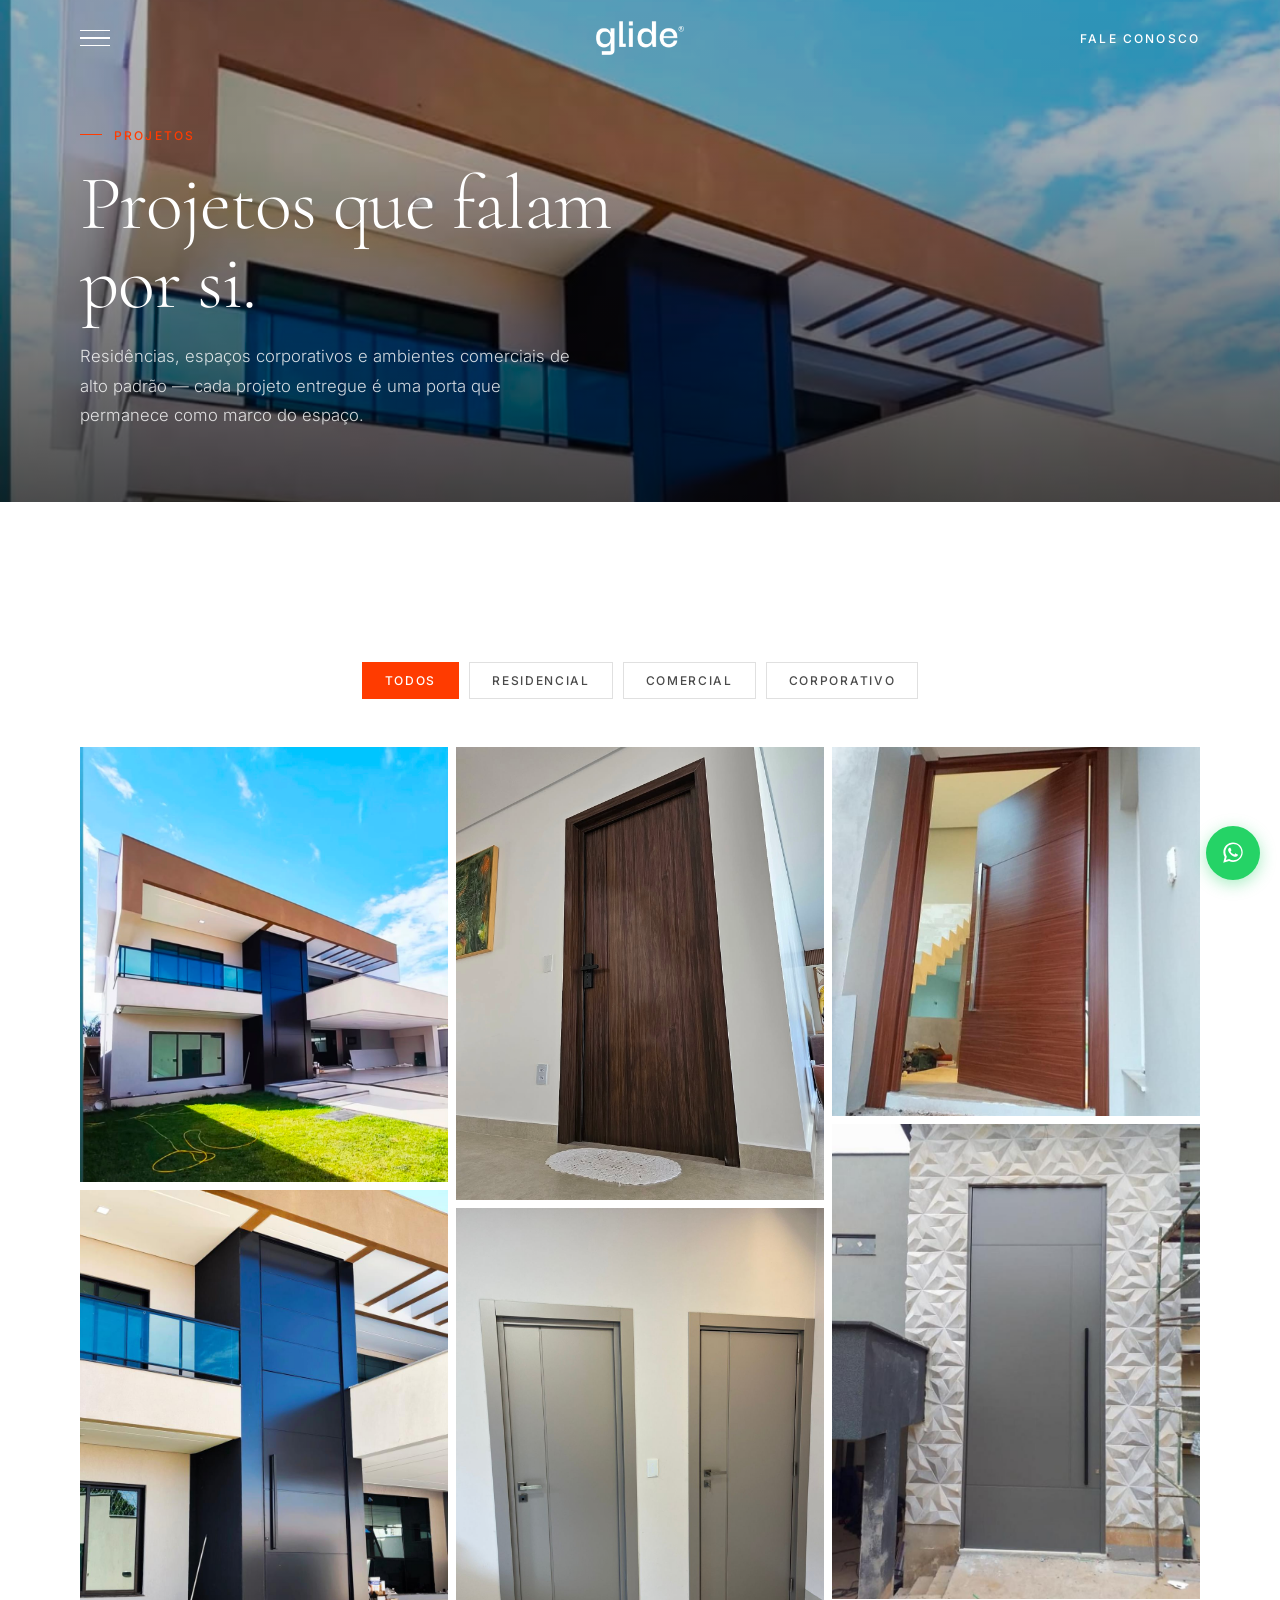
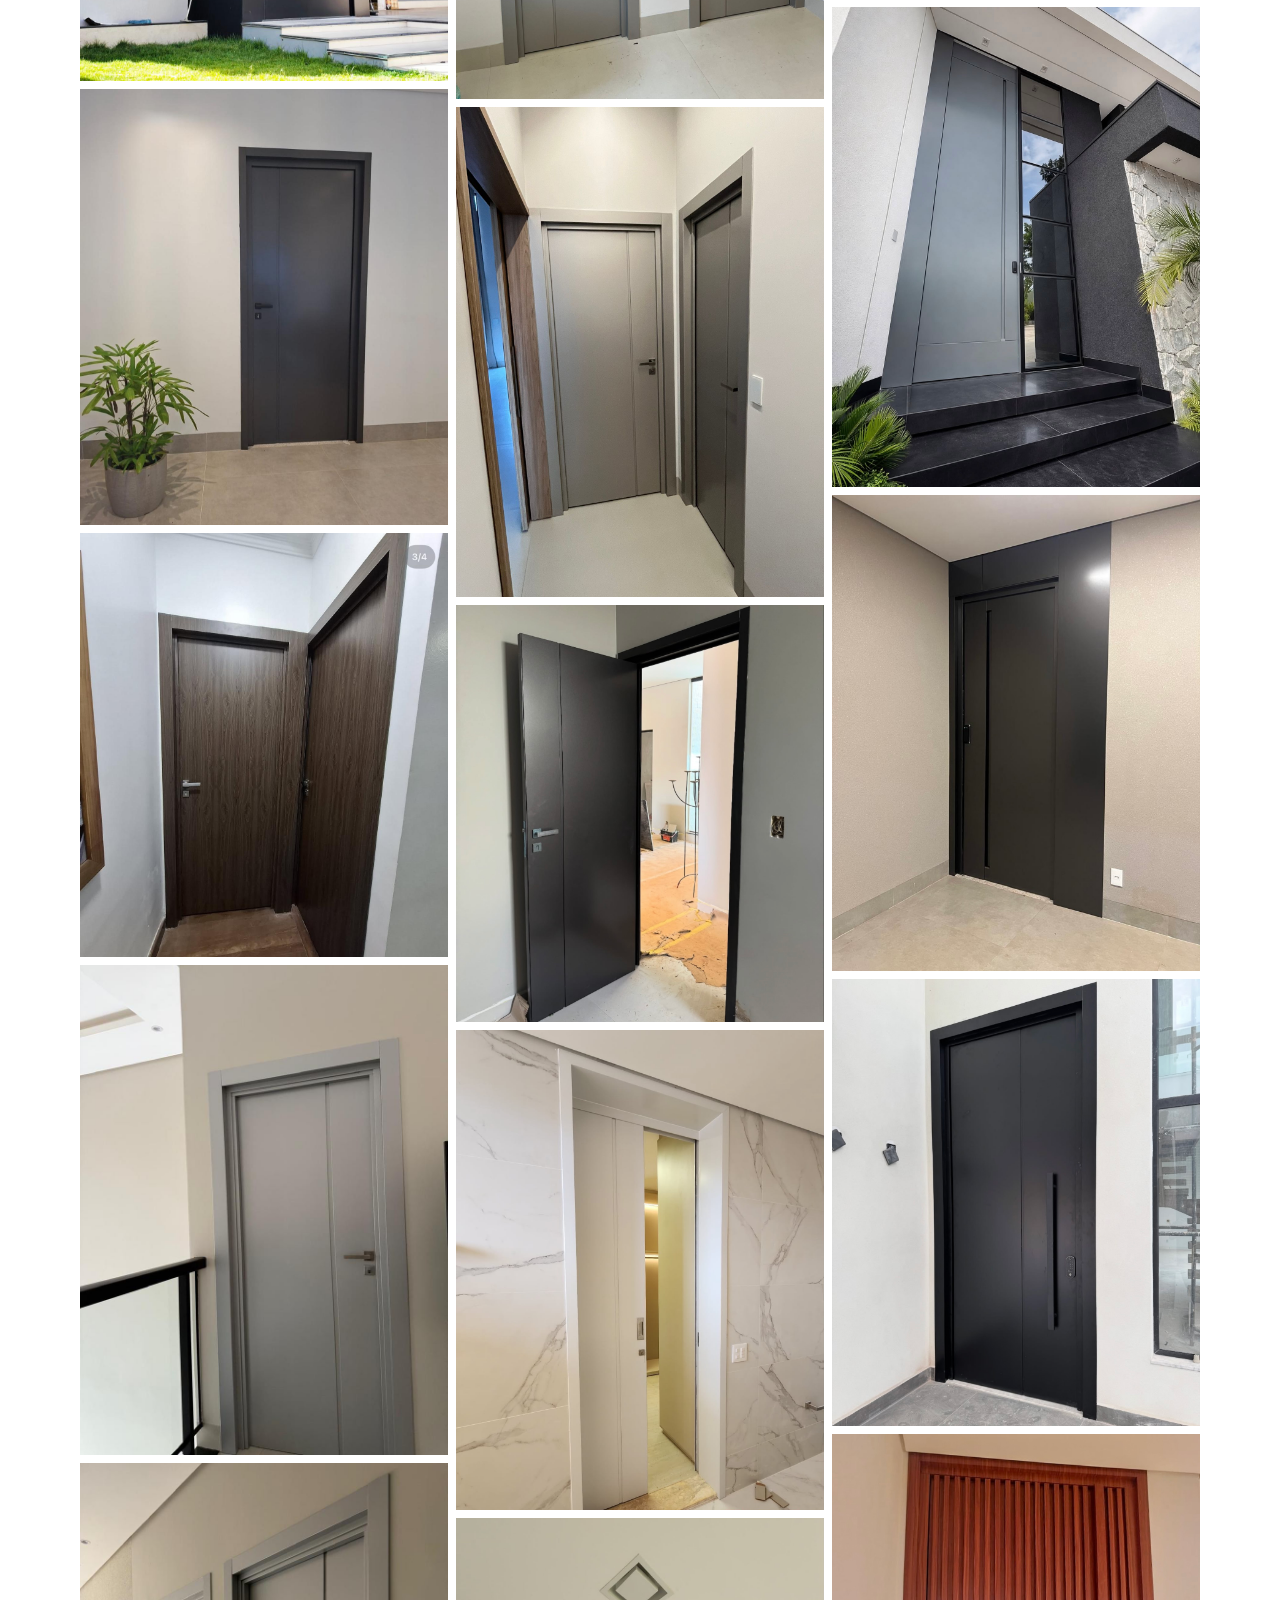
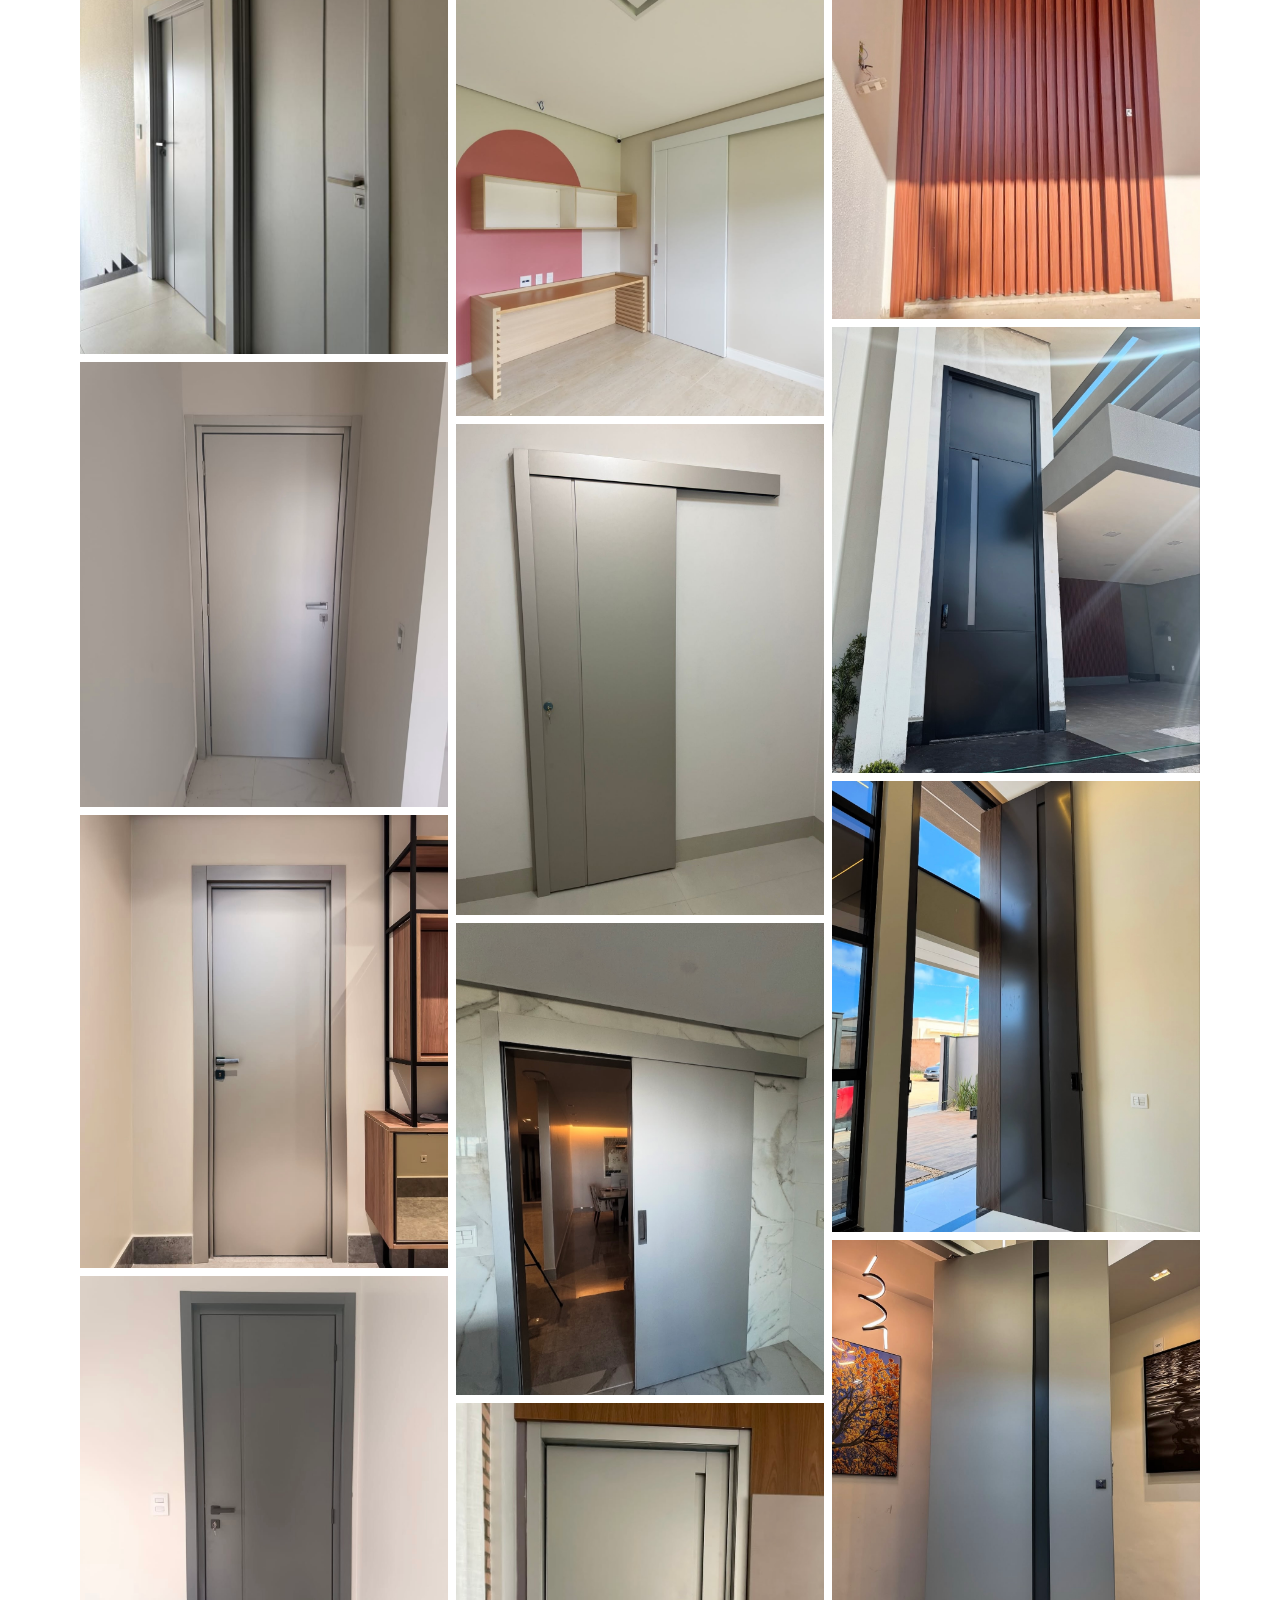
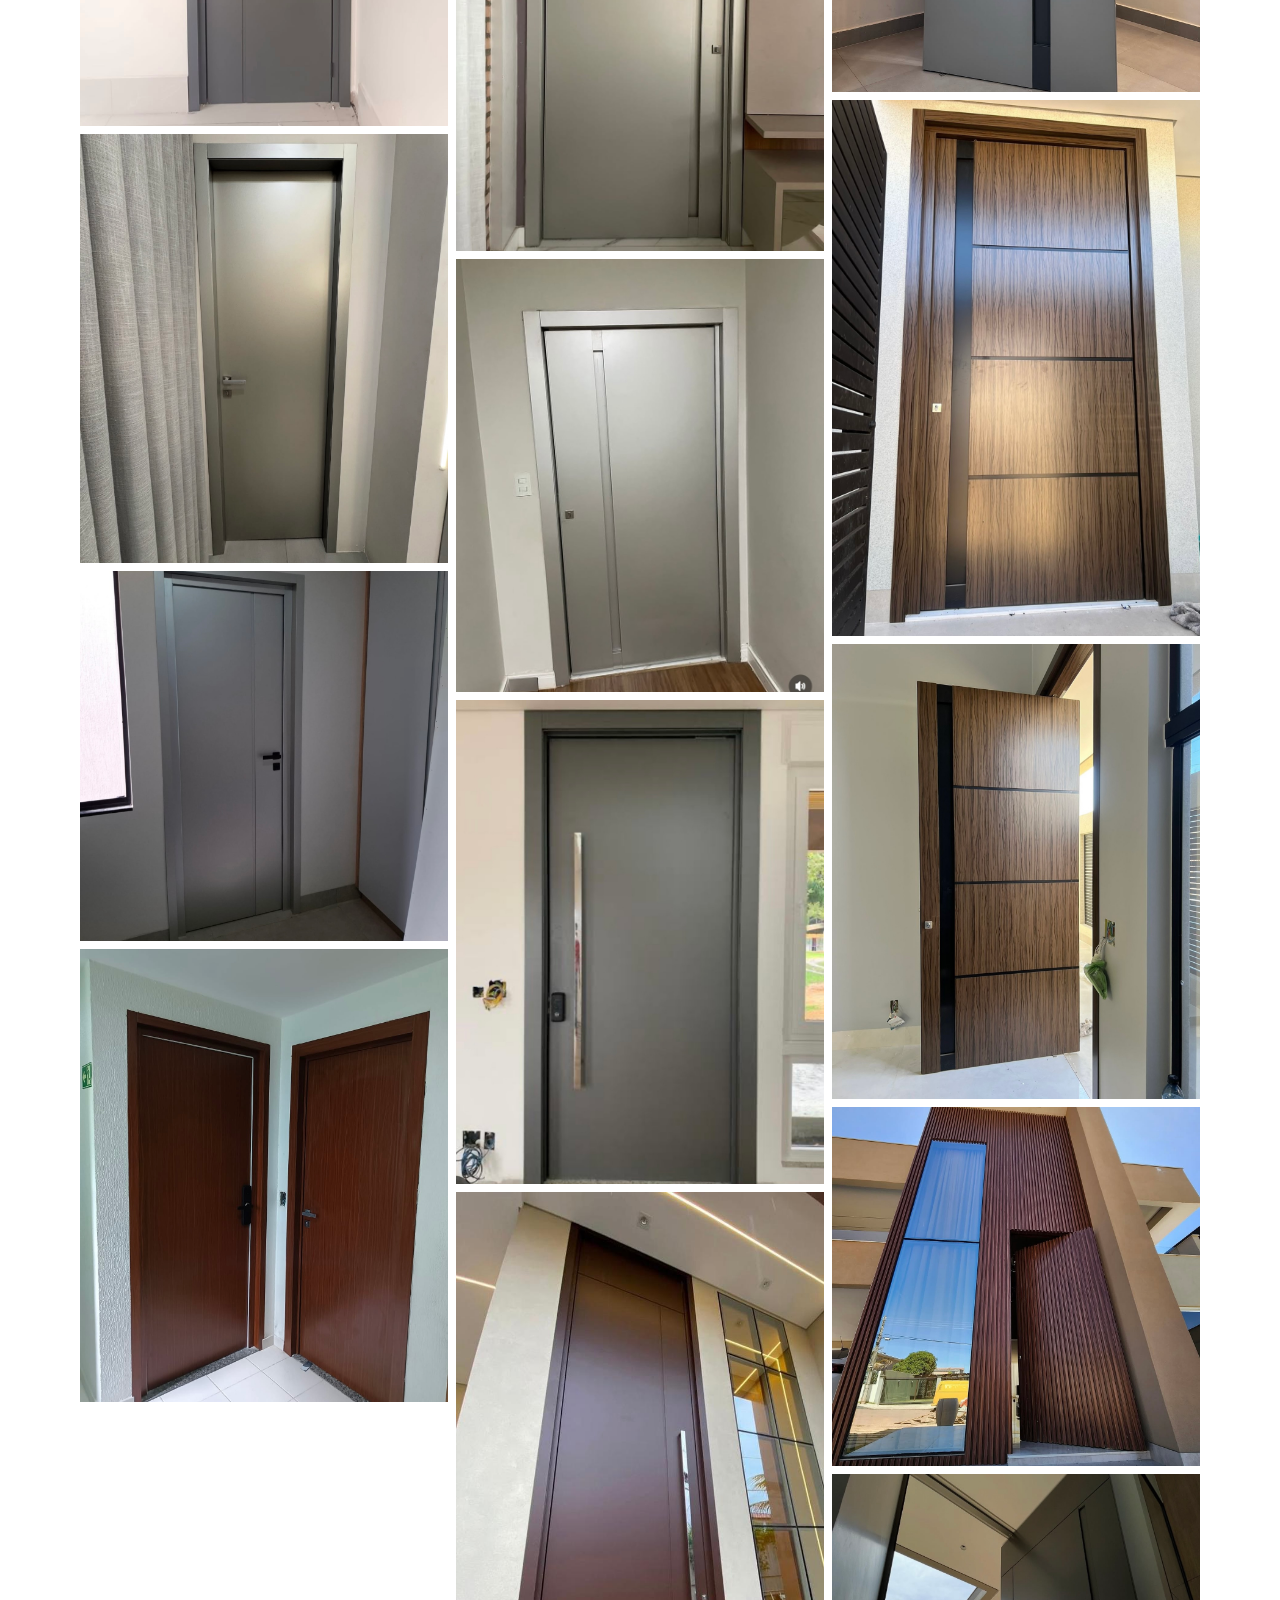
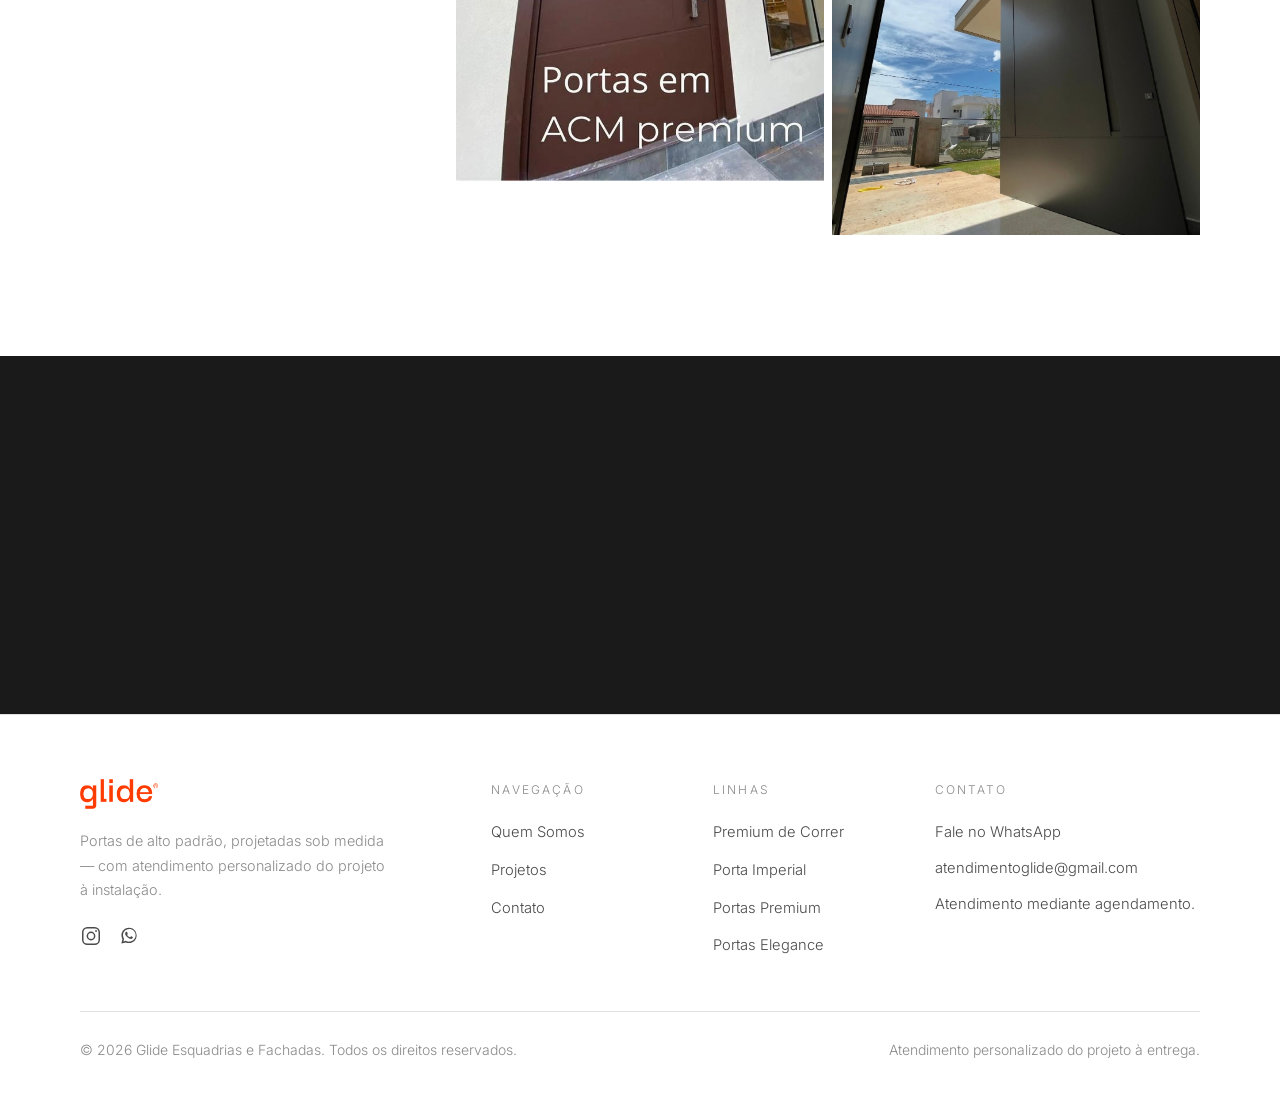
<file: projetos.html>
<!DOCTYPE html>
<html lang="pt-BR">
<head>
  <meta charset="UTF-8">
  <meta name="viewport" content="width=device-width, initial-scale=1.0">
  <title>Projetos — Glide</title>
  <meta name="description" content="Galeria de projetos Glide: residências, espaços corporativos e ambientes comerciais de alto padrão. Cada porta entregue permanece como marco do espaço.">
  <meta property="og:type" content="website">
  <meta property="og:site_name" content="Glide">
  <meta property="og:title" content="Projetos — Glide">
  <meta property="og:description" content="Galeria de projetos Glide: residências, espaços corporativos e ambientes comerciais de alto padrão. Cada porta entregue permanece como marco do espaço.">
  <meta property="og:image" content="images/og-image.jpg">
  <meta property="og:image:width" content="1200">
  <meta property="og:image:height" content="630">
  <meta property="og:image:alt" content="Glide — Portas de Alto Padrão">
  <meta name="twitter:card" content="summary_large_image">
  <meta name="twitter:title" content="Projetos — Glide">
  <meta name="twitter:description" content="Galeria de projetos Glide: residências, espaços corporativos e ambientes comerciais de alto padrão. Cada porta entregue permanece como marco do espaço.">
  <meta name="twitter:image" content="images/og-image.jpg">
  <link rel="icon" href="images/symbol.png">
  <link rel="preconnect" href="https://fonts.googleapis.com">
  <link rel="preconnect" href="https://fonts.gstatic.com" crossorigin>
  <link href="https://fonts.googleapis.com/css2?family=Cormorant+Garamond:ital,wght@0,300;0,400;1,300;1,400&family=Inter:wght@300;400;500&display=swap" rel="stylesheet">
  <link rel="stylesheet" href="css/tokens.css">
  <link rel="stylesheet" href="css/reset.css">
  <link rel="stylesheet" href="css/main.css">
  <script src="js/main.js" defer></script>
</head>
<body>

  <!-- ============ NAVBAR ============ -->
  <header class="navbar" id="navbar">
    <div class="navbar__inner">
      <button class="nav-toggle" aria-label="Abrir menu" aria-expanded="false" aria-controls="menu">
        <span></span><span></span><span></span>
      </button>
      <a href="index.html" class="nav-logo" aria-label="Glide — página inicial">
        <img class="logo-light" src="images/logo-white.png" alt="Glide" width="120" height="34">
        <img class="logo-dark" src="images/logo-dark.png" alt="" aria-hidden="true" width="120" height="34">
      </a>
      <a href="contato.html" class="nav-cta">Fale Conosco</a>
    </div>
  </header>

  <!-- ============ MENU OVERLAY ============ -->
  <nav class="menu" id="menu" aria-hidden="true" aria-label="Menu principal">
    <div class="menu__bar">
      <a href="index.html" class="menu__logo" aria-label="Glide"><img src="images/logo-white.png" alt="Glide"></a>
      <button class="menu__close" aria-label="Fechar menu"></button>
    </div>
    <div class="menu__body">
      <div class="menu__nav">
        <a href="index.html" class="menu__link" style="--i:0">Início</a>
        <a href="quem-somos.html" class="menu__link" style="--i:1">Quem Somos</a>
        <a href="projetos.html" class="menu__link is-active" style="--i:2">Projetos</a>
        <a href="contato.html" class="menu__link" style="--i:3">Contato</a>
      </div>
      <div class="menu__group">
        <span class="menu__group-label">Linhas de Produto</span>
        <div class="menu__sub">
          <a href="portas-premium-correr.html">Portas Premium de Correr</a>
          <a href="porta-imperial.html">Porta Imperial</a>
          <a href="portas-premium.html">Portas Premium</a>
          <a href="portas-elegance.html">Portas Elegance</a>
        </div>
      </div>
    </div>
    <div class="menu__footer">
      <a href="https://wa.me/5563981189964" target="_blank" rel="noopener">WhatsApp</a>
      <a href="contato.html">Contato</a>
      <span>Atendimento personalizado do projeto à entrega.</span>
    </div>
  </nav>

  <main>

    <!-- ============ HERO DA PÁGINA ============ -->
    <section class="page-hero page-hero--short">
      <div class="page-hero__media">
        <img src="fotosportas/Imperial/IMG_0067%20-%20Porta%20Imperial.jpeg"
             alt="Fachada de residência de alto padrão com porta Glide" fetchpriority="high">
      </div>
      <div class="page-hero__content container">
        <span class="eyebrow eyebrow--light">Projetos</span>
        <h1 class="page-hero__title">Projetos que falam por si.</h1>
        <p class="page-hero__subtitle">Residências, espaços corporativos e ambientes comerciais de alto padrão — cada projeto entregue é uma porta que permanece como marco do espaço.</p>
      </div>
    </section>

    <!-- ============ GALERIA COMPLETA ============ -->
    <section class="section">
      <div class="container">
        <!-- Filtro por categoria. Obs.: as categorias abaixo são uma
             classificação inicial e podem ser ajustadas pela Glide. -->
        <div class="filters" role="group" aria-label="Filtrar projetos por categoria">
          <button class="filter-btn is-active" data-filter="all">Todos</button>
          <button class="filter-btn" data-filter="residencial">Residencial</button>
          <button class="filter-btn" data-filter="comercial">Comercial</button>
          <button class="filter-btn" data-filter="corporativo">Corporativo</button>
        </div>
      </div>

      <div class="container container--wide">
        <div class="masonry masonry--3 js-gallery reveal">

          <!-- Imperial -->
          <a class="gallery-item" data-category="residencial" href="fotosportas/Imperial/IMG_0067%20-%20Porta%20Imperial.jpeg"><img src="fotosportas/Imperial/IMG_0067%20-%20Porta%20Imperial.jpeg" alt="Fachada de residência de alto padrão com Porta Imperial Glide" loading="lazy"></a>
          <a class="gallery-item" data-category="residencial" href="fotosportas/Imperial/IMG_0068%20-%20Porta%20Imperial.jpeg"><img src="fotosportas/Imperial/IMG_0068%20-%20Porta%20Imperial.jpeg" alt="Porta Imperial Glide pivotante de grandes dimensões" loading="lazy"></a>

          <!-- Premium -->
          <a class="gallery-item" data-category="residencial" href="fotosportas/Premium/IMG_0014%20-%20Porta%20Premium.jpeg"><img src="fotosportas/Premium/IMG_0014%20-%20Porta%20Premium.jpeg" alt="Porta Premium Glide preta em hall residencial" loading="lazy"></a>
          <a class="gallery-item" data-category="residencial" href="fotosportas/Premium/IMG_0015%20-%20Porta%20Premium.jpeg"><img src="fotosportas/Premium/IMG_0015%20-%20Porta%20Premium.jpeg" alt="Porta Premium Glide em ambiente residencial" loading="lazy"></a>
          <a class="gallery-item" data-category="residencial" href="fotosportas/Premium/IMG_0020%20-%20Porta%20Premium.jpeg"><img src="fotosportas/Premium/IMG_0020%20-%20Porta%20Premium.jpeg" alt="Porta Premium Glide próxima a guarda-corpo de vidro" loading="lazy"></a>
          <a class="gallery-item" data-category="comercial" href="fotosportas/Premium/IMG_0021%20-%20Porta%20Premium.jpeg"><img src="fotosportas/Premium/IMG_0021%20-%20Porta%20Premium.jpeg" alt="Porta Premium Glide em projeto comercial" loading="lazy"></a>
          <a class="gallery-item" data-category="residencial" href="fotosportas/Premium/IMG_0025%20-%20Porta%20Premium.PNG"><img src="fotosportas/Premium/IMG_0025%20-%20Porta%20Premium.PNG" alt="Detalhe de Porta Premium Glide" loading="lazy"></a>
          <a class="gallery-item" data-category="comercial" href="fotosportas/Premium/IMG_0048%20-%20Porta%20Premium.PNG"><img src="fotosportas/Premium/IMG_0048%20-%20Porta%20Premium.PNG" alt="Porta Premium Glide em projeto comercial" loading="lazy"></a>
          <a class="gallery-item" data-category="residencial" href="fotosportas/Premium/IMG_0055%20-%20Porta%20Premium.PNG"><img src="fotosportas/Premium/IMG_0055%20-%20Porta%20Premium.PNG" alt="Porta Premium Glide com acabamento contemporâneo" loading="lazy"></a>
          <a class="gallery-item" data-category="corporativo" href="fotosportas/Premium/IMG_0056%20-%20Porta%20Premium.PNG"><img src="fotosportas/Premium/IMG_0056%20-%20Porta%20Premium.PNG" alt="Porta Premium Glide em espaço corporativo" loading="lazy"></a>
          <a class="gallery-item" data-category="residencial" href="fotosportas/Premium/IMG_0059%20-%20Porta%20Premium.PNG"><img src="fotosportas/Premium/IMG_0059%20-%20Porta%20Premium.PNG" alt="Porta Premium Glide instalada em residência" loading="lazy"></a>
          <a class="gallery-item" data-category="comercial" href="fotosportas/Premium/IMG_0060%20-%20Porta%20Premium.PNG"><img src="fotosportas/Premium/IMG_0060%20-%20Porta%20Premium.PNG" alt="Porta Premium Glide em projeto comercial" loading="lazy"></a>
          <a class="gallery-item" data-category="corporativo" href="fotosportas/Premium/IMG_0062%20-%20Porta%20Premium.PNG"><img src="fotosportas/Premium/IMG_0062%20-%20Porta%20Premium.PNG" alt="Porta Premium Glide em ambiente corporativo" loading="lazy"></a>
          <a class="gallery-item" data-category="comercial" href="fotosportas/Premium/IMG_0064%20-%20Porta%20Premium.jpeg"><img src="fotosportas/Premium/IMG_0064%20-%20Porta%20Premium.jpeg" alt="Portas Premium Glide em acabamento taupe" loading="lazy"></a>
          <a class="gallery-item" data-category="residencial" href="fotosportas/Premium/IMG_0065%20-%20Porta%20Premium.jpeg"><img src="fotosportas/Premium/IMG_0065%20-%20Porta%20Premium.jpeg" alt="Porta Premium Glide em ambiente de alto padrão" loading="lazy"></a>
          <a class="gallery-item" data-category="residencial" href="fotosportas/Premium/IMG_0071%20-%20Porta%20Premium.PNG"><img src="fotosportas/Premium/IMG_0071%20-%20Porta%20Premium.PNG" alt="Porta Premium Glide instalada em projeto residencial" loading="lazy"></a>

          <!-- Correr Premium -->
          <a class="gallery-item" data-category="residencial" href="fotosportas/Correr%20Premium/IMG_0045%20-%20Porta%20de%20Correr%20Premium.jpeg"><img src="fotosportas/Correr%20Premium/IMG_0045%20-%20Porta%20de%20Correr%20Premium.jpeg" alt="Porta de correr premium Glide em parede de mármore" loading="lazy"></a>
          <a class="gallery-item" data-category="residencial" href="fotosportas/Correr%20Premium/IMG_0046%20-%20Porta%20de%20Correr%20Premium.jpeg"><img src="fotosportas/Correr%20Premium/IMG_0046%20-%20Porta%20de%20Correr%20Premium.jpeg" alt="Porta de correr premium Glide em ambiente com parede colorida" loading="lazy"></a>
          <a class="gallery-item" data-category="comercial" href="fotosportas/Correr%20Premium/IMG_0047%20-%20Porta%20de%20Correr%20Premium.jpeg"><img src="fotosportas/Correr%20Premium/IMG_0047%20-%20Porta%20de%20Correr%20Premium.jpeg" alt="Porta de correr premium Glide com acabamento prata" loading="lazy"></a>
          <a class="gallery-item" data-category="residencial" href="fotosportas/Correr%20Premium/IMG_0049%20-%20Porta%20de%20Correr%20Premium.PNG"><img src="fotosportas/Correr%20Premium/IMG_0049%20-%20Porta%20de%20Correr%20Premium.PNG" alt="Detalhe de porta de correr premium Glide" loading="lazy"></a>

          <!-- Elegance -->
          <a class="gallery-item" data-category="residencial" href="fotosportas/Elegance/IMG_0016%20-%20Porta%20Elegance.jpeg"><img src="fotosportas/Elegance/IMG_0016%20-%20Porta%20Elegance.jpeg" alt="Porta Elegance Glide com design slim" loading="lazy"></a>
          <a class="gallery-item" data-category="residencial" href="fotosportas/Elegance/IMG_0017%20-%20Porta%20Elegance.jpeg"><img src="fotosportas/Elegance/IMG_0017%20-%20Porta%20Elegance.jpeg" alt="Porta Elegance Glide em ambiente residencial" loading="lazy"></a>
          <a class="gallery-item" data-category="residencial" href="fotosportas/Elegance/IMG_0026%20-%20Porta%20Elegance.jpeg"><img src="fotosportas/Elegance/IMG_0026%20-%20Porta%20Elegance.jpeg" alt="Porta Elegance Glide grafite com puxador alongado" loading="lazy"></a>
          <a class="gallery-item" data-category="corporativo" href="fotosportas/Elegance/IMG_0027%20-%20Porta%20Elegance.jpeg"><img src="fotosportas/Elegance/IMG_0027%20-%20Porta%20Elegance.jpeg" alt="Porta Elegance Glide em ambiente corporativo" loading="lazy"></a>
          <a class="gallery-item" data-category="residencial" href="fotosportas/Elegance/IMG_0028%20-%20Porta%20Elegance.jpeg"><img src="fotosportas/Elegance/IMG_0028%20-%20Porta%20Elegance.jpeg" alt="Porta Elegance Glide com acabamento refinado" loading="lazy"></a>
          <a class="gallery-item" data-category="comercial" href="fotosportas/Elegance/IMG_0029%20-%20Porta%20Elegance.jpeg"><img src="fotosportas/Elegance/IMG_0029%20-%20Porta%20Elegance.jpeg" alt="Porta Elegance Glide em projeto comercial" loading="lazy"></a>
          <a class="gallery-item" data-category="residencial" href="fotosportas/Elegance/IMG_0031%20-%20Porta%20Elegance.jpeg"><img src="fotosportas/Elegance/IMG_0031%20-%20Porta%20Elegance.jpeg" alt="Detalhe de Porta Elegance Glide" loading="lazy"></a>
          <a class="gallery-item" data-category="corporativo" href="fotosportas/Elegance/IMG_0050%20-%20Porta%20Elegance.PNG"><img src="fotosportas/Elegance/IMG_0050%20-%20Porta%20Elegance.PNG" alt="Porta Elegance Glide preta minimalista" loading="lazy"></a>
          <a class="gallery-item" data-category="residencial" href="fotosportas/Elegance/IMG_0051%20-%20Porta%20Elegance.PNG"><img src="fotosportas/Elegance/IMG_0051%20-%20Porta%20Elegance.PNG" alt="Porta Elegance Glide em projeto residencial" loading="lazy"></a>
          <a class="gallery-item" data-category="residencial" href="fotosportas/Elegance/IMG_0052%20-%20Porta%20Elegance.PNG"><img src="fotosportas/Elegance/IMG_0052%20-%20Porta%20Elegance.PNG" alt="Porta Elegance Glide com perfil slim" loading="lazy"></a>
          <a class="gallery-item" data-category="comercial" href="fotosportas/Elegance/IMG_0053%20-%20Porta%20Elegance.PNG"><img src="fotosportas/Elegance/IMG_0053%20-%20Porta%20Elegance.PNG" alt="Porta Elegance Glide em projeto comercial" loading="lazy"></a>
          <a class="gallery-item" data-category="residencial" href="fotosportas/Elegance/IMG_0054%20-%20Porta%20Elegance.PNG"><img src="fotosportas/Elegance/IMG_0054%20-%20Porta%20Elegance.PNG" alt="Porta Elegance Glide com acabamento sob medida" loading="lazy"></a>
          <a class="gallery-item" data-category="corporativo" href="fotosportas/Elegance/IMG_0058%20-%20Porta%20Elegance.PNG"><img src="fotosportas/Elegance/IMG_0058%20-%20Porta%20Elegance.PNG" alt="Porta Elegance Glide em espaço corporativo" loading="lazy"></a>
          <a class="gallery-item" data-category="residencial" href="fotosportas/Elegance/IMG_0069%20-%20Porta%20Elegance.PNG"><img src="fotosportas/Elegance/IMG_0069%20-%20Porta%20Elegance.PNG" alt="Porta Elegance Glide em projeto de alto padrão" loading="lazy"></a>
          <a class="gallery-item" data-category="residencial" href="fotosportas/Elegance/IMG_0070%20-%20Porta%20Elegance.PNG"><img src="fotosportas/Elegance/IMG_0070%20-%20Porta%20Elegance.PNG" alt="Detalhe de Porta Elegance Glide" loading="lazy"></a>
          <a class="gallery-item" data-category="comercial" href="fotosportas/Elegance/IMG_0072%20-%20Porta%20Elegance.PNG"><img src="fotosportas/Elegance/IMG_0072%20-%20Porta%20Elegance.PNG" alt="Porta Elegance Glide com design refinado" loading="lazy"></a>
          <a class="gallery-item" data-category="residencial" href="fotosportas/Elegance/IMG_0073%20-%20Porta%20Elegance.PNG"><img src="fotosportas/Elegance/IMG_0073%20-%20Porta%20Elegance.PNG" alt="Porta Elegance Glide em ambiente residencial" loading="lazy"></a>

        </div>
      </div>
    </section>

    <!-- ============ CTA FINAL ============ -->
    <section class="section section--dark section--tight">
      <div class="container">
        <div class="cta-final reveal">
          <h2 class="title-section on-dark">O próximo projeto<br>pode ser o seu.</h2>
          <a href="https://wa.me/5563981189964" target="_blank" rel="noopener" class="btn btn--outline-light">Fale com um especialista</a>
        </div>
      </div>
    </section>

  </main>

  <!-- ============ FOOTER ============ -->
  <footer class="footer">
    <div class="container">
      <div class="footer__grid">
        <div class="footer__brand">
          <img class="footer__brand-logo" src="images/logo-orange.png" alt="Glide">
          <p class="footer__tagline">Portas de alto padrão, projetadas sob medida — com atendimento personalizado do projeto à instalação.</p>
          <div class="footer__social">
            <a href="https://www.instagram.com/glide.brasil/" aria-label="Instagram" target="_blank" rel="noopener">
              <svg viewBox="0 0 24 24" fill="none" stroke="currentColor" stroke-width="1.6" aria-hidden="true"><rect x="3" y="3" width="18" height="18" rx="5"/><circle cx="12" cy="12" r="4"/><circle cx="17.5" cy="6.5" r="1" fill="currentColor" stroke="none"/></svg>
            </a>
            <a href="https://wa.me/5563981189964" aria-label="WhatsApp" target="_blank" rel="noopener">
              <svg viewBox="0 0 32 32" fill="currentColor" aria-hidden="true"><path d="M16.04 4C9.93 4 4.98 8.95 4.98 15.06c0 1.95.51 3.86 1.48 5.54L4.9 27l6.57-1.72a11.02 11.02 0 0 0 4.56.98h.01c6.11 0 11.06-4.95 11.06-11.06C27.1 8.95 22.15 4 16.04 4zm0 20.2h-.01c-1.41 0-2.79-.38-4-1.1l-.29-.17-3.9 1.02 1.04-3.8-.19-.3a9.13 9.13 0 0 1-1.4-4.86c0-5.05 4.11-9.16 9.17-9.16 2.45 0 4.75.96 6.48 2.69a9.1 9.1 0 0 1 2.68 6.48c0 5.06-4.11 9.17-9.16 9.17zm5.03-6.86c-.27-.14-1.63-.8-1.88-.9-.25-.09-.43-.13-.62.14-.18.27-.71.9-.87 1.08-.16.18-.32.2-.59.07-.27-.14-1.16-.43-2.21-1.36-.82-.73-1.37-1.63-1.53-1.9-.16-.27-.02-.42.12-.55.12-.12.27-.32.41-.48.14-.16.18-.27.27-.46.09-.18.05-.34-.02-.48-.07-.14-.62-1.49-.85-2.04-.22-.53-.45-.46-.62-.47l-.53-.01c-.18 0-.48.07-.73.34-.25.27-.96.94-.96 2.29 0 1.35.98 2.65 1.12 2.84.14.18 1.93 2.95 4.67 4.14.65.28 1.16.45 1.56.58.66.21 1.25.18 1.72.11.52-.08 1.63-.67 1.86-1.31.23-.64.23-1.19.16-1.31-.07-.12-.25-.18-.52-.32z"/></svg>
            </a>
          </div>
        </div>
        <div class="footer__col">
          <div class="footer__col-title">Navegação</div>
          <nav class="footer__links">
            <a href="quem-somos.html">Quem Somos</a>
            <a href="projetos.html">Projetos</a>
            <a href="contato.html">Contato</a>
          </nav>
        </div>
        <div class="footer__col">
          <div class="footer__col-title">Linhas</div>
          <nav class="footer__links">
            <a href="portas-premium-correr.html">Premium de Correr</a>
            <a href="porta-imperial.html">Porta Imperial</a>
            <a href="portas-premium.html">Portas Premium</a>
            <a href="portas-elegance.html">Portas Elegance</a>
          </nav>
        </div>
        <div class="footer__col">
          <div class="footer__col-title">Contato</div>
          <div class="footer__contact">
            <a href="https://wa.me/5563981189964" target="_blank" rel="noopener">Fale no WhatsApp</a>
            <a href="mailto:atendimentoglide@gmail.com">atendimentoglide@gmail.com</a>
            <p>Atendimento mediante agendamento.</p>
          </div>
        </div>
      </div>
      <div class="footer__bottom">
        <span>&copy; <span class="js-year">2026</span> Glide Esquadrias e Fachadas. Todos os direitos reservados.</span>
        <span>Atendimento personalizado do projeto à entrega.</span>
      </div>
    </div>
  </footer>

  <!-- ============ WHATSAPP FLUTUANTE ============ -->
  <a class="whatsapp-float" href="https://wa.me/5563981189964" target="_blank" rel="noopener" aria-label="Fale com um especialista no WhatsApp">
    <svg viewBox="0 0 32 32" fill="currentColor" aria-hidden="true"><path d="M16.04 4C9.93 4 4.98 8.95 4.98 15.06c0 1.95.51 3.86 1.48 5.54L4.9 27l6.57-1.72a11.02 11.02 0 0 0 4.56.98h.01c6.11 0 11.06-4.95 11.06-11.06C27.1 8.95 22.15 4 16.04 4zm0 20.2h-.01c-1.41 0-2.79-.38-4-1.1l-.29-.17-3.9 1.02 1.04-3.8-.19-.3a9.13 9.13 0 0 1-1.4-4.86c0-5.05 4.11-9.16 9.17-9.16 2.45 0 4.75.96 6.48 2.69a9.1 9.1 0 0 1 2.68 6.48c0 5.06-4.11 9.17-9.16 9.17zm5.03-6.86c-.27-.14-1.63-.8-1.88-.9-.25-.09-.43-.13-.62.14-.18.27-.71.9-.87 1.08-.16.18-.32.2-.59.07-.27-.14-1.16-.43-2.21-1.36-.82-.73-1.37-1.63-1.53-1.9-.16-.27-.02-.42.12-.55.12-.12.27-.32.41-.48.14-.16.18-.27.27-.46.09-.18.05-.34-.02-.48-.07-.14-.62-1.49-.85-2.04-.22-.53-.45-.46-.62-.47l-.53-.01c-.18 0-.48.07-.73.34-.25.27-.96.94-.96 2.29 0 1.35.98 2.65 1.12 2.84.14.18 1.93 2.95 4.67 4.14.65.28 1.16.45 1.56.58.66.21 1.25.18 1.72.11.52-.08 1.63-.67 1.86-1.31.23-.64.23-1.19.16-1.31-.07-.12-.25-.18-.52-.32z"/></svg>
  </a>

</body>
</html>
</file>
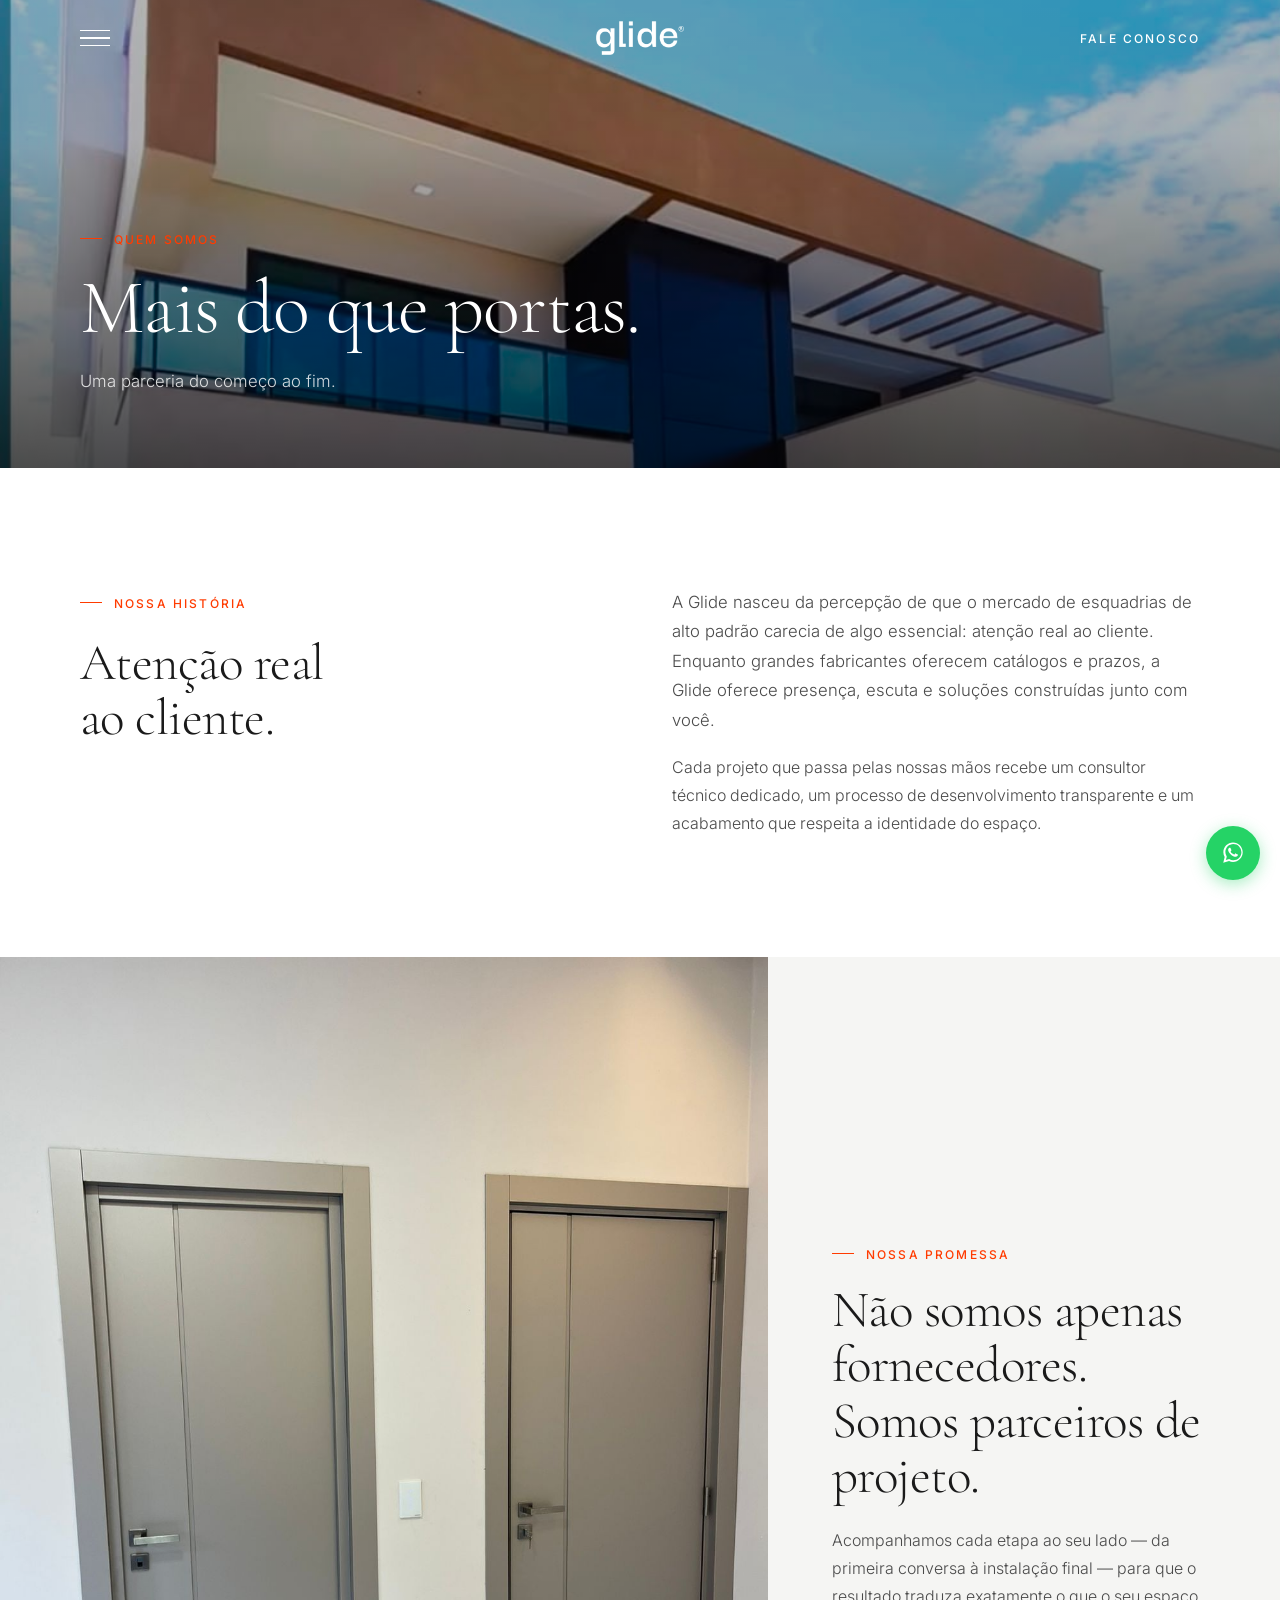
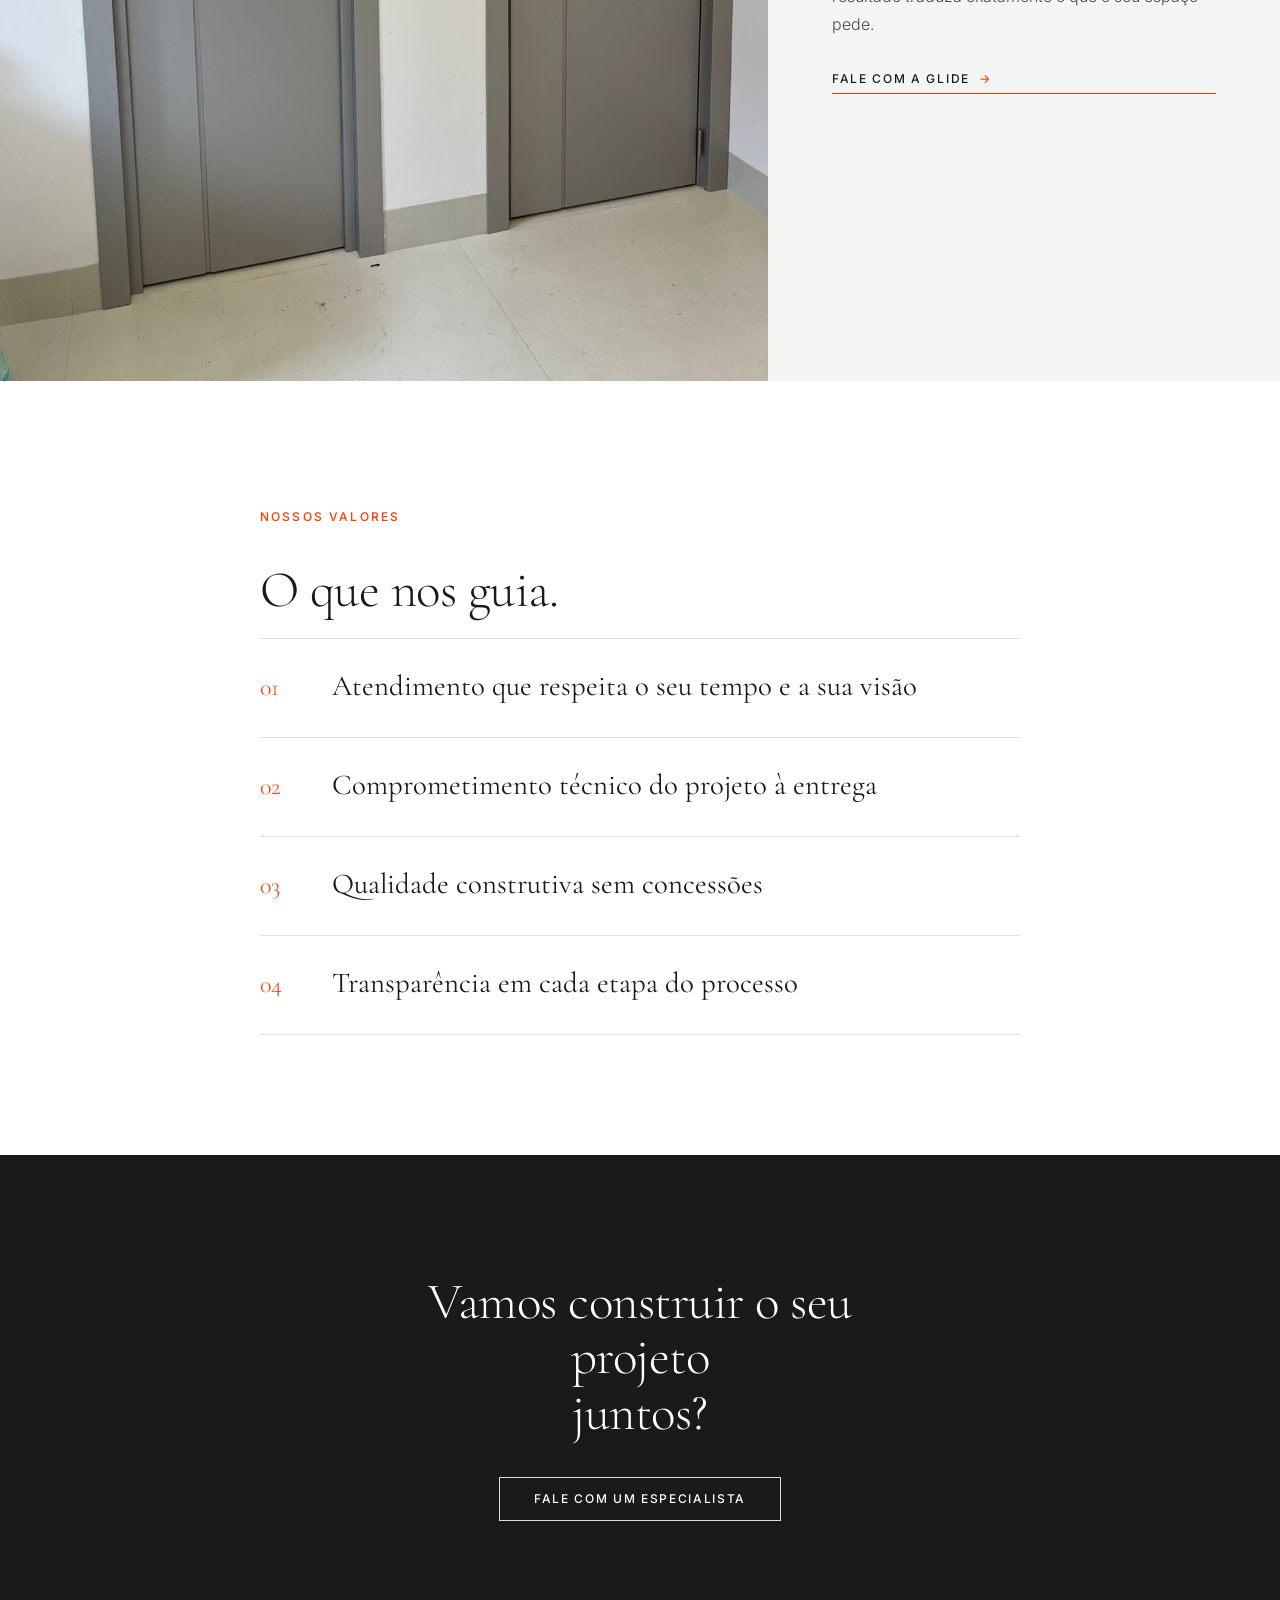
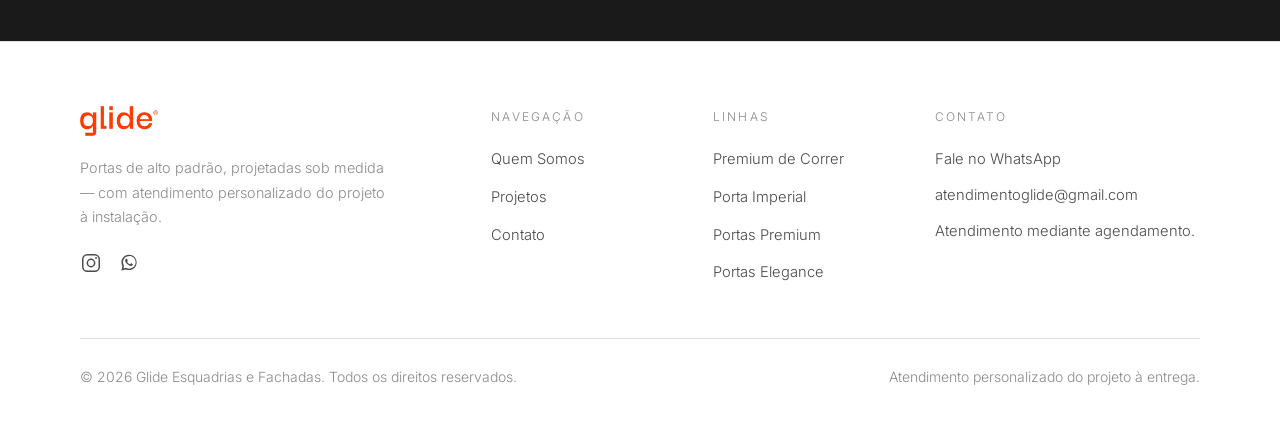
<file: quem-somos.html>
<!DOCTYPE html>
<html lang="pt-BR">
<head>
  <meta charset="UTF-8">
  <meta name="viewport" content="width=device-width, initial-scale=1.0">
  <title>Quem Somos — Glide</title>
  <meta name="description" content="A Glide nasceu da percepção de que o mercado de esquadrias de alto padrão carecia de atenção real ao cliente. Mais do que fornecedores, somos parceiros de projeto.">
  <meta property="og:type" content="website">
  <meta property="og:site_name" content="Glide">
  <meta property="og:title" content="Quem Somos — Glide">
  <meta property="og:description" content="A Glide nasceu da percepção de que o mercado de esquadrias de alto padrão carecia de atenção real ao cliente. Mais do que fornecedores, somos parceiros de projeto.">
  <meta property="og:image" content="images/og-image.jpg">
  <meta property="og:image:width" content="1200">
  <meta property="og:image:height" content="630">
  <meta property="og:image:alt" content="Glide — Portas de Alto Padrão">
  <meta name="twitter:card" content="summary_large_image">
  <meta name="twitter:title" content="Quem Somos — Glide">
  <meta name="twitter:description" content="A Glide nasceu da percepção de que o mercado de esquadrias de alto padrão carecia de atenção real ao cliente. Mais do que fornecedores, somos parceiros de projeto.">
  <meta name="twitter:image" content="images/og-image.jpg">
  <link rel="icon" href="images/symbol.png">
  <link rel="preconnect" href="https://fonts.googleapis.com">
  <link rel="preconnect" href="https://fonts.gstatic.com" crossorigin>
  <link href="https://fonts.googleapis.com/css2?family=Cormorant+Garamond:ital,wght@0,300;0,400;1,300;1,400&family=Inter:wght@300;400;500&display=swap" rel="stylesheet">
  <link rel="stylesheet" href="css/tokens.css">
  <link rel="stylesheet" href="css/reset.css">
  <link rel="stylesheet" href="css/main.css">
  <script src="js/main.js" defer></script>
</head>
<body>

  <!-- ============ NAVBAR ============ -->
  <header class="navbar" id="navbar">
    <div class="navbar__inner">
      <button class="nav-toggle" aria-label="Abrir menu" aria-expanded="false" aria-controls="menu">
        <span></span><span></span><span></span>
      </button>
      <a href="index.html" class="nav-logo" aria-label="Glide — página inicial">
        <img class="logo-light" src="images/logo-white.png" alt="Glide" width="120" height="34">
        <img class="logo-dark" src="images/logo-dark.png" alt="" aria-hidden="true" width="120" height="34">
      </a>
      <a href="contato.html" class="nav-cta">Fale Conosco</a>
    </div>
  </header>

  <!-- ============ MENU OVERLAY ============ -->
  <nav class="menu" id="menu" aria-hidden="true" aria-label="Menu principal">
    <div class="menu__bar">
      <a href="index.html" class="menu__logo" aria-label="Glide"><img src="images/logo-white.png" alt="Glide"></a>
      <button class="menu__close" aria-label="Fechar menu"></button>
    </div>
    <div class="menu__body">
      <div class="menu__nav">
        <a href="index.html" class="menu__link" style="--i:0">Início</a>
        <a href="quem-somos.html" class="menu__link is-active" style="--i:1">Quem Somos</a>
        <a href="projetos.html" class="menu__link" style="--i:2">Projetos</a>
        <a href="contato.html" class="menu__link" style="--i:3">Contato</a>
      </div>
      <div class="menu__group">
        <span class="menu__group-label">Linhas de Produto</span>
        <div class="menu__sub">
          <a href="portas-premium-correr.html">Portas Premium de Correr</a>
          <a href="porta-imperial.html">Porta Imperial</a>
          <a href="portas-premium.html">Portas Premium</a>
          <a href="portas-elegance.html">Portas Elegance</a>
        </div>
      </div>
    </div>
    <div class="menu__footer">
      <a href="https://wa.me/5563981189964" target="_blank" rel="noopener">WhatsApp</a>
      <a href="contato.html">Contato</a>
      <span>Atendimento personalizado do projeto à entrega.</span>
    </div>
  </nav>

  <main>

    <!-- ============ HERO DA PÁGINA ============ -->
    <section class="page-hero page-hero--short">
      <div class="page-hero__media">
        <img src="fotosportas/Imperial/IMG_0067%20-%20Porta%20Imperial.jpeg"
             alt="Fachada de residência de alto padrão com porta Glide" fetchpriority="high">
      </div>
      <div class="page-hero__content container">
        <span class="eyebrow eyebrow--light">Quem Somos</span>
        <h1 class="page-hero__title">Mais do que portas.</h1>
        <p class="page-hero__subtitle">Uma parceria do começo ao fim.</p>
      </div>
    </section>

    <!-- ============ HISTÓRIA ============ -->
    <section class="section">
      <div class="container">
        <div class="intro-cols">
          <div class="intro-cols__head reveal">
            <span class="eyebrow">Nossa História</span>
            <h2 class="title-section">Atenção real<br>ao cliente.</h2>
          </div>
          <div class="intro-cols__body reveal" style="--reveal-delay:.1s">
            <p class="lead">A Glide nasceu da percepção de que o mercado de esquadrias de alto padrão carecia de algo essencial: atenção real ao cliente. Enquanto grandes fabricantes oferecem catálogos e prazos, a Glide oferece presença, escuta e soluções construídas junto com você.</p>
            <p>Cada projeto que passa pelas nossas mãos recebe um consultor técnico dedicado, um processo de desenvolvimento transparente e um acabamento que respeita a identidade do espaço.</p>
          </div>
        </div>
      </div>
    </section>

    <!-- ============ PROMESSA (FEATURE BAND) ============ -->
    <section class="section--surface">
      <div class="feature-band">
        <div class="feature-band__media reveal">
          <img src="fotosportas/Premium/IMG_0064%20-%20Porta%20Premium.jpeg" alt="Portas Glide de alto padrão instaladas com acabamento sob medida" loading="lazy">
        </div>
        <div class="feature-band__body reveal">
          <span class="eyebrow">Nossa Promessa</span>
          <h2 class="title-section" style="margin:18px 0 22px">Não somos apenas fornecedores.<br>Somos parceiros de projeto.</h2>
          <p>Acompanhamos cada etapa ao seu lado — da primeira conversa à instalação final — para que o resultado traduza exatamente o que o seu espaço pede.</p>
          <a href="contato.html" class="text-link" style="margin-top:30px">Fale com a Glide <span class="arrow">→</span></a>
        </div>
      </div>
    </section>

    <!-- ============ VALORES ============ -->
    <section class="section">
      <div class="container container--narrow">
        <div class="section-head reveal" style="text-align:left;margin-inline:0;max-width:none">
          <span class="eyebrow">Nossos Valores</span>
          <h2 class="title-section" style="margin-top:16px">O que nos guia.</h2>
        </div>
        <div class="values reveal" data-stagger="0.08">
          <div class="value-item reveal">
            <span class="value-item__idx">01</span>
            <p class="value-item__text">Atendimento que respeita o seu tempo e a sua visão</p>
          </div>
          <div class="value-item reveal">
            <span class="value-item__idx">02</span>
            <p class="value-item__text">Comprometimento técnico do projeto à entrega</p>
          </div>
          <div class="value-item reveal">
            <span class="value-item__idx">03</span>
            <p class="value-item__text">Qualidade construtiva sem concessões</p>
          </div>
          <div class="value-item reveal">
            <span class="value-item__idx">04</span>
            <p class="value-item__text">Transparência em cada etapa do processo</p>
          </div>
        </div>
      </div>
    </section>

    <!-- ============ CTA FINAL ============ -->
    <section class="section section--dark">
      <div class="container">
        <div class="cta-final reveal">
          <h2 class="title-section on-dark">Vamos construir o seu projeto<br>juntos?</h2>
          <a href="https://wa.me/5563981189964" target="_blank" rel="noopener" class="btn btn--outline-light">Fale com um especialista</a>
        </div>
      </div>
    </section>

  </main>

  <!-- ============ FOOTER ============ -->
  <footer class="footer">
    <div class="container">
      <div class="footer__grid">
        <div class="footer__brand">
          <img class="footer__brand-logo" src="images/logo-orange.png" alt="Glide">
          <p class="footer__tagline">Portas de alto padrão, projetadas sob medida — com atendimento personalizado do projeto à instalação.</p>
          <div class="footer__social">
            <a href="https://www.instagram.com/glide.brasil/" aria-label="Instagram" target="_blank" rel="noopener">
              <svg viewBox="0 0 24 24" fill="none" stroke="currentColor" stroke-width="1.6" aria-hidden="true"><rect x="3" y="3" width="18" height="18" rx="5"/><circle cx="12" cy="12" r="4"/><circle cx="17.5" cy="6.5" r="1" fill="currentColor" stroke="none"/></svg>
            </a>
            <a href="https://wa.me/5563981189964" aria-label="WhatsApp" target="_blank" rel="noopener">
              <svg viewBox="0 0 32 32" fill="currentColor" aria-hidden="true"><path d="M16.04 4C9.93 4 4.98 8.95 4.98 15.06c0 1.95.51 3.86 1.48 5.54L4.9 27l6.57-1.72a11.02 11.02 0 0 0 4.56.98h.01c6.11 0 11.06-4.95 11.06-11.06C27.1 8.95 22.15 4 16.04 4zm0 20.2h-.01c-1.41 0-2.79-.38-4-1.1l-.29-.17-3.9 1.02 1.04-3.8-.19-.3a9.13 9.13 0 0 1-1.4-4.86c0-5.05 4.11-9.16 9.17-9.16 2.45 0 4.75.96 6.48 2.69a9.1 9.1 0 0 1 2.68 6.48c0 5.06-4.11 9.17-9.16 9.17zm5.03-6.86c-.27-.14-1.63-.8-1.88-.9-.25-.09-.43-.13-.62.14-.18.27-.71.9-.87 1.08-.16.18-.32.2-.59.07-.27-.14-1.16-.43-2.21-1.36-.82-.73-1.37-1.63-1.53-1.9-.16-.27-.02-.42.12-.55.12-.12.27-.32.41-.48.14-.16.18-.27.27-.46.09-.18.05-.34-.02-.48-.07-.14-.62-1.49-.85-2.04-.22-.53-.45-.46-.62-.47l-.53-.01c-.18 0-.48.07-.73.34-.25.27-.96.94-.96 2.29 0 1.35.98 2.65 1.12 2.84.14.18 1.93 2.95 4.67 4.14.65.28 1.16.45 1.56.58.66.21 1.25.18 1.72.11.52-.08 1.63-.67 1.86-1.31.23-.64.23-1.19.16-1.31-.07-.12-.25-.18-.52-.32z"/></svg>
            </a>
          </div>
        </div>
        <div class="footer__col">
          <div class="footer__col-title">Navegação</div>
          <nav class="footer__links">
            <a href="quem-somos.html">Quem Somos</a>
            <a href="projetos.html">Projetos</a>
            <a href="contato.html">Contato</a>
          </nav>
        </div>
        <div class="footer__col">
          <div class="footer__col-title">Linhas</div>
          <nav class="footer__links">
            <a href="portas-premium-correr.html">Premium de Correr</a>
            <a href="porta-imperial.html">Porta Imperial</a>
            <a href="portas-premium.html">Portas Premium</a>
            <a href="portas-elegance.html">Portas Elegance</a>
          </nav>
        </div>
        <div class="footer__col">
          <div class="footer__col-title">Contato</div>
          <div class="footer__contact">
            <a href="https://wa.me/5563981189964" target="_blank" rel="noopener">Fale no WhatsApp</a>
            <a href="mailto:atendimentoglide@gmail.com">atendimentoglide@gmail.com</a>
            <p>Atendimento mediante agendamento.</p>
          </div>
        </div>
      </div>
      <div class="footer__bottom">
        <span>&copy; <span class="js-year">2026</span> Glide Esquadrias e Fachadas. Todos os direitos reservados.</span>
        <span>Atendimento personalizado do projeto à entrega.</span>
      </div>
    </div>
  </footer>

  <!-- ============ WHATSAPP FLUTUANTE ============ -->
  <a class="whatsapp-float" href="https://wa.me/5563981189964" target="_blank" rel="noopener" aria-label="Fale com um especialista no WhatsApp">
    <svg viewBox="0 0 32 32" fill="currentColor" aria-hidden="true"><path d="M16.04 4C9.93 4 4.98 8.95 4.98 15.06c0 1.95.51 3.86 1.48 5.54L4.9 27l6.57-1.72a11.02 11.02 0 0 0 4.56.98h.01c6.11 0 11.06-4.95 11.06-11.06C27.1 8.95 22.15 4 16.04 4zm0 20.2h-.01c-1.41 0-2.79-.38-4-1.1l-.29-.17-3.9 1.02 1.04-3.8-.19-.3a9.13 9.13 0 0 1-1.4-4.86c0-5.05 4.11-9.16 9.17-9.16 2.45 0 4.75.96 6.48 2.69a9.1 9.1 0 0 1 2.68 6.48c0 5.06-4.11 9.17-9.16 9.17zm5.03-6.86c-.27-.14-1.63-.8-1.88-.9-.25-.09-.43-.13-.62.14-.18.27-.71.9-.87 1.08-.16.18-.32.2-.59.07-.27-.14-1.16-.43-2.21-1.36-.82-.73-1.37-1.63-1.53-1.9-.16-.27-.02-.42.12-.55.12-.12.27-.32.41-.48.14-.16.18-.27.27-.46.09-.18.05-.34-.02-.48-.07-.14-.62-1.49-.85-2.04-.22-.53-.45-.46-.62-.47l-.53-.01c-.18 0-.48.07-.73.34-.25.27-.96.94-.96 2.29 0 1.35.98 2.65 1.12 2.84.14.18 1.93 2.95 4.67 4.14.65.28 1.16.45 1.56.58.66.21 1.25.18 1.72.11.52-.08 1.63-.67 1.86-1.31.23-.64.23-1.19.16-1.31-.07-.12-.25-.18-.52-.32z"/></svg>
  </a>

</body>
</html>
</file>
<file: css/tokens.css>
/* ============================================================
   GLIDE — Design Tokens
   Variáveis globais: cores, tipografia, espaçamento, transições.
   Nunca usar valores hardcoded nas páginas — sempre referenciar
   estas variáveis.
   ============================================================ */

:root {
  /* ---------- CORES ---------- */
  --color-background:   #FFFFFF;   /* fundo principal */
  --color-surface:      #F5F5F3;   /* seções alternadas (off-white quente) */
  --color-surface-2:    #EFEFEC;   /* variação mais profunda da surface */
  --color-dark:         #1A1A1A;   /* textos principais, hero, títulos */
  --color-mid:          #4A4A4A;   /* textos secundários, subtítulos */
  --color-light:        #8A8A8A;   /* textos de apoio, labels, rodapé */
  --color-accent:       #1A1A1A;   /* destaque — botões CTA principais */
  --color-accent-hover: #333333;   /* hover dos botões */
  --color-brand:        #FF3B00;   /* laranja Glide — cor da marca */
  --color-brand-hover:  #E63500;   /* hover do laranja */
  --color-brand-soft:   rgba(255, 59, 0, 0.08); /* fundo laranja sutil */
  --color-border:       #E0E0E0;   /* bordas, linhas divisórias */
  --color-border-soft:  #ECECEC;   /* bordas muito sutis */
  --color-whatsapp:     #25D366;   /* ícone flutuante WhatsApp */
  --color-overlay:      rgba(0, 0, 0, 0.45); /* overlay do hero */

  /* ---------- TIPOGRAFIA ---------- */
  --font-heading: 'Cormorant Garamond', Georgia, 'Times New Roman', serif;
  --font-body:    'Inter', -apple-system, BlinkMacSystemFont, 'Segoe UI', sans-serif;
  --font-accent:  'Inter', -apple-system, BlinkMacSystemFont, 'Segoe UI', sans-serif;

  /* Escala tipográfica fluida */
  --text-hero:  clamp(2.75rem, 6vw, 5.5rem);
  --text-h1:    clamp(2.1rem, 4vw, 3.5rem);
  --text-h2:    clamp(1.5rem, 3vw, 2.5rem);
  --text-h3:    1.25rem;
  --text-body:  1rem;
  --text-small: 0.875rem;
  --text-caps:  0.75rem;

  --tracking-caps: 0.18em;   /* letter-spacing de labels em caixa alta */
  --tracking-btn:  0.14em;   /* letter-spacing dos botões */

  --leading-tight: 1.1;
  --leading-snug:  1.3;
  --leading-body:  1.75;

  /* ---------- ESPAÇAMENTO E GRID ---------- */
  --space-section:    120px;   /* padding vertical entre seções (desktop) */
  --space-section-m:  72px;    /* padding vertical entre seções (mobile) */
  --container-max:    1280px;  /* largura máxima do container */
  --container-pad:    80px;    /* padding lateral desktop */
  --container-pad-m:  24px;    /* padding lateral mobile */
  --grid-gap:         32px;    /* gap padrão entre colunas/cards */
  --gallery-gap:      8px;     /* gap editorial das galerias */

  /* ---------- ALTURAS / DIMENSÕES ---------- */
  --nav-h:        76px;        /* altura navbar desktop */
  --nav-h-m:      62px;        /* altura navbar mobile */

  /* ---------- TRANSIÇÕES ---------- */
  --ease:        cubic-bezier(0.22, 0.61, 0.36, 1);
  --ease-out:    cubic-bezier(0.16, 1, 0.3, 1);
  --t-fast:      0.2s;
  --t-base:      0.3s;
  --t-slow:      0.6s;

  /* ---------- SOMBRAS ---------- */
  --shadow-nav:  0 1px 0 var(--color-border);
  --shadow-soft: 0 18px 50px -28px rgba(0, 0, 0, 0.35);

  /* ---------- Z-INDEX ---------- */
  --z-nav:     900;
  --z-menu:    950;
  --z-float:   999;
  --z-lightbox: 1000;
}
</file>
<file: css/main.css>
/* ============================================================
   GLIDE — Main Stylesheet
   Luxury minimalism. Mobile-first. CSS puro com variáveis.
   Sumário:
   1.  Layout base (container, section, helpers)
   2.  Tipografia (eyebrow, títulos, leads)
   3.  Botões
   4.  Navbar
   5.  Menu overlay (fullscreen)
   6.  Hero (home) + Hero interno
   7.  Bloco de marca / duas colunas
   8.  Stats
   9.  Cards "Por que a Glide"
   10. Cards de linha de produto
   11. Processo (etapas)
   12. Galeria / masonry
   13. Páginas de produto
   14. Quem somos
   15. Contato (form)
   16. CTA final
   17. Rodapé
   18. WhatsApp flutuante
   19. Lightbox
   20. Animações de reveal
   21. Responsivo
   ============================================================ */

/* ============================================================
   1. LAYOUT BASE
   ============================================================ */
.container {
  width: 100%;
  max-width: var(--container-max);
  margin-inline: auto;
  padding-inline: var(--container-pad-m);
}

.container--wide { max-width: 1480px; }
.container--narrow { max-width: 920px; }

.section {
  padding-block: var(--space-section-m);
}
.section--surface { background-color: var(--color-surface); }
.section--dark { background-color: var(--color-dark); color: #fff; }
.section--tight { padding-block: calc(var(--space-section-m) * 0.7); }

.divider {
  height: 1px;
  background: var(--color-border);
  border: 0;
}

/* ============================================================
   2. TIPOGRAFIA
   ============================================================ */
.eyebrow {
  display: inline-block;
  font-family: var(--font-accent);
  font-size: var(--text-caps);
  font-weight: 500;
  letter-spacing: var(--tracking-caps);
  text-transform: uppercase;
  color: var(--color-brand);
}
/* eyebrow com pequeno traço laranja antes do texto */
.eyebrow::before {
  content: "";
  display: inline-block;
  width: 22px;
  height: 1px;
  background: var(--color-brand);
  vertical-align: middle;
  margin-right: 12px;
  transform: translateY(-2px);
}
.eyebrow--light { color: var(--color-brand); }
.section-head .eyebrow::before { display: none; }

.title-display {
  font-family: var(--font-heading);
  font-weight: 300;
  font-size: var(--text-h1);
  line-height: 1.05;
  letter-spacing: -0.01em;
  color: var(--color-dark);
}
.title-display em {
  font-style: italic;
}

.title-section {
  font-family: var(--font-heading);
  font-weight: 300;
  font-size: var(--text-h1);
  line-height: 1.08;
  letter-spacing: -0.01em;
  color: var(--color-dark);
}

.lead {
  font-family: var(--font-body);
  font-weight: 300;
  font-size: 1.05rem;
  line-height: var(--leading-body);
  color: var(--color-mid);
}

.muted { color: var(--color-light); }
.on-dark { color: #fff; }
.on-dark .title-section,
.on-dark h2,
.on-dark h3 { color: #fff; }

.text-center { text-align: center; }
.measure { max-width: 56ch; }
.measure-sm { max-width: 46ch; }

/* Cabeçalho de seção centralizado reutilizável */
.section-head {
  max-width: 720px;
  margin-inline: auto;
  text-align: center;
}
.section-head .eyebrow { margin-bottom: 20px; }
.section-head .title-section { margin-bottom: 20px; }
.section-head .lead { margin-inline: auto; }

/* ============================================================
   3. BOTÕES
   ============================================================ */
.btn {
  display: inline-flex;
  align-items: center;
  justify-content: center;
  gap: 10px;
  padding: 15px 34px;
  font-family: var(--font-body);
  font-size: var(--text-caps);
  font-weight: 500;
  letter-spacing: var(--tracking-btn);
  text-transform: uppercase;
  line-height: 1;
  border: 1px solid transparent;
  cursor: pointer;
  transition: background var(--t-fast) var(--ease),
              color var(--t-fast) var(--ease),
              border-color var(--t-fast) var(--ease),
              transform var(--t-fast) var(--ease);
}
.btn:hover { transform: translateY(-1px); }
.btn:active { transform: translateY(0); }

.btn--primary {
  background: var(--color-brand);
  color: #fff;
  border-color: var(--color-brand);
}
.btn--primary:hover { background: var(--color-brand-hover); border-color: var(--color-brand-hover); }

.btn--outline {
  background: transparent;
  color: var(--color-dark);
  border-color: var(--color-dark);
}
.btn--outline:hover { background: var(--color-dark); color: #fff; }

.btn--outline-light {
  background: transparent;
  color: #fff;
  border-color: rgba(255, 255, 255, 0.85);
}
.btn--outline-light:hover { background: #fff; color: var(--color-dark); border-color: #fff; }

.btn--sm { padding: 12px 26px; }

.btn-group {
  display: flex;
  flex-wrap: wrap;
  gap: 16px;
}

/* Link de texto com seta */
.text-link {
  display: inline-flex;
  align-items: center;
  gap: 9px;
  font-family: var(--font-body);
  font-size: var(--text-caps);
  font-weight: 500;
  letter-spacing: var(--tracking-btn);
  text-transform: uppercase;
  color: var(--color-dark);
  padding-bottom: 4px;
  border-bottom: 1px solid var(--color-dark);
  transition: gap var(--t-fast) var(--ease), opacity var(--t-fast) var(--ease);
}
.text-link { border-bottom-color: var(--color-brand); }
.text-link:hover { gap: 16px; color: var(--color-brand); }
.text-link .arrow { color: var(--color-brand); transition: transform var(--t-fast) var(--ease); }
.text-link:hover .arrow { transform: translateX(3px); }
.text-link--light { color: #fff; border-color: rgba(255,255,255,0.6); }

/* ============================================================
   4. NAVBAR
   ============================================================ */
.navbar {
  position: fixed;
  inset: 0 0 auto 0;
  z-index: var(--z-nav);
  height: var(--nav-h-m);
  display: flex;
  align-items: center;
  background: transparent;
  transition: background var(--t-base) var(--ease),
              box-shadow var(--t-base) var(--ease),
              height var(--t-base) var(--ease);
}
.navbar__inner {
  width: 100%;
  max-width: 1480px;
  margin-inline: auto;
  padding-inline: var(--container-pad-m);
  display: grid;
  grid-template-columns: 1fr auto 1fr;
  align-items: center;
}

/* Botão hamburger (esquerda) */
.nav-toggle {
  justify-self: start;
  display: inline-flex;
  flex-direction: column;
  gap: 6px;
  width: 30px;
  padding: 6px 0;
  color: #fff;
}
.nav-toggle span {
  display: block;
  height: 1.5px;
  width: 100%;
  background: currentColor;
  transition: transform var(--t-base) var(--ease),
              opacity var(--t-base) var(--ease),
              background var(--t-base) var(--ease);
}
.nav-toggle__label {
  display: none;
  font-size: var(--text-caps);
  letter-spacing: var(--tracking-caps);
  text-transform: uppercase;
  font-weight: 500;
}

/* Logo (centro) */
.nav-logo {
  justify-self: center;
  display: block;
  position: relative;
  height: 30px;
}
.nav-logo img {
  height: 100%;
  width: auto;
  transition: opacity var(--t-base) var(--ease);
}
.nav-logo .logo-dark {
  position: absolute;
  inset: 0;
  opacity: 0;
}

/* CTA direita */
.nav-cta {
  justify-self: end;
  display: none;
  font-size: var(--text-caps);
  font-weight: 500;
  letter-spacing: var(--tracking-caps);
  text-transform: uppercase;
  color: #fff;
  transition: color var(--t-base) var(--ease), opacity var(--t-fast) var(--ease);
}
.nav-cta:hover { color: var(--color-brand); }

/* Estado: rolado / sólido */
.navbar.is-solid {
  background: var(--color-background);
  box-shadow: var(--shadow-nav);
}
.navbar.is-solid .nav-toggle { color: var(--color-dark); }
.navbar.is-solid .nav-cta { color: var(--color-dark); }
.navbar.is-solid .nav-cta:hover,
.nav-cta:hover { color: var(--color-brand); }
.navbar.is-solid .nav-logo .logo-light { opacity: 0; }
.navbar.is-solid .nav-logo .logo-dark { opacity: 1; }

/* ============================================================
   5. MENU OVERLAY (FULLSCREEN)
   ============================================================ */
.menu {
  position: fixed;
  inset: 0;
  z-index: var(--z-menu);
  background: var(--color-dark);
  color: #fff;
  display: flex;
  flex-direction: column;
  opacity: 0;
  visibility: hidden;
  transform: translateY(-12px);
  transition: opacity var(--t-base) var(--ease),
              transform var(--t-base) var(--ease),
              visibility var(--t-base);
  overflow-y: auto;
}
.menu.is-open {
  opacity: 1;
  visibility: visible;
  transform: none;
}

.menu__bar {
  height: var(--nav-h-m);
  display: flex;
  align-items: center;
  justify-content: space-between;
  padding-inline: var(--container-pad-m);
  flex-shrink: 0;
}
.menu__logo { height: 28px; }
.menu__logo img { height: 100%; width: auto; }
.menu__close {
  width: 34px;
  height: 34px;
  position: relative;
  color: #fff;
}
.menu__close::before,
.menu__close::after {
  content: "";
  position: absolute;
  top: 50%;
  left: 50%;
  width: 22px;
  height: 1.5px;
  background: currentColor;
}
.menu__close::before { transform: translate(-50%, -50%) rotate(45deg); }
.menu__close::after  { transform: translate(-50%, -50%) rotate(-45deg); }

.menu__body {
  flex: 1;
  display: flex;
  flex-direction: column;
  justify-content: center;
  padding: 48px var(--container-pad-m) 64px;
}

.menu__nav { display: flex; flex-direction: column; gap: 2px; }

.menu__link {
  font-family: var(--font-heading);
  font-weight: 300;
  font-size: clamp(2rem, 8vw, 3.4rem);
  line-height: 1.25;
  color: rgba(255, 255, 255, 0.55);
  width: fit-content;
  transition: color var(--t-fast) var(--ease), transform var(--t-fast) var(--ease);
  /* animação de entrada escalonada */
  opacity: 0;
  transform: translateY(18px);
}
.menu.is-open .menu__link {
  animation: menuIn 0.6s var(--ease-out) forwards;
  animation-delay: calc(var(--i, 0) * 0.06s + 0.12s);
}
.menu__link:hover { color: #fff; transform: translateX(8px); }
.menu__link.is-active { color: #fff; }
.menu__link.is-active::before {
  content: "";
  display: inline-block;
  width: 26px;
  height: 2px;
  background: var(--color-brand);
  vertical-align: middle;
  margin-right: 16px;
}
.menu__sub a.is-active { color: var(--color-brand); }

@keyframes menuIn {
  to { opacity: 1; transform: none; }
}

/* Submenu de produtos */
.menu__group { margin: 6px 0 6px; }
.menu__group-label {
  display: block;
  font-size: var(--text-caps);
  letter-spacing: var(--tracking-caps);
  text-transform: uppercase;
  color: var(--color-light);
  margin-bottom: 14px;
}
.menu__sub {
  display: flex;
  flex-direction: column;
  gap: 12px;
  padding-left: 2px;
}
.menu__sub a {
  font-family: var(--font-body);
  font-weight: 300;
  font-size: 1.05rem;
  color: rgba(255, 255, 255, 0.6);
  width: fit-content;
  transition: color var(--t-fast) var(--ease), transform var(--t-fast) var(--ease);
}
.menu__sub a:hover { color: var(--color-brand); transform: translateX(6px); }
.menu__sub a.is-active { color: #fff; }

.menu__footer {
  margin-top: 44px;
  padding-top: 28px;
  border-top: 1px solid rgba(255, 255, 255, 0.12);
  display: flex;
  flex-wrap: wrap;
  gap: 24px;
  align-items: center;
  font-size: var(--text-small);
  color: var(--color-light);
}
.menu__footer a { transition: color var(--t-fast) var(--ease); }
.menu__footer a:hover { color: var(--color-brand); }

body.menu-open { overflow: hidden; }

/* ============================================================
   6. HERO (HOME)
   ============================================================ */
.hero {
  position: relative;
  min-height: 100svh;
  display: flex;
  align-items: flex-end;
  overflow: hidden;
}
.hero__media {
  position: absolute;
  inset: 0;
  z-index: -2;
}
.hero__media img {
  width: 100%;
  height: 100%;
  object-fit: cover;
  object-position: center 35%;
  animation: heroZoom 14s var(--ease) forwards;
}
@keyframes heroZoom {
  from { transform: scale(1.06); }
  to   { transform: scale(1); }
}
.hero::after {
  content: "";
  position: absolute;
  inset: 0;
  z-index: -1;
  background: linear-gradient(
    to top,
    rgba(0,0,0,0.72) 0%,
    rgba(0,0,0,0.40) 45%,
    rgba(0,0,0,0.30) 100%
  );
}
.hero__content {
  position: relative;
  width: 100%;
  padding-bottom: clamp(56px, 12vh, 120px);
  padding-top: 120px;
}
.hero__inner { max-width: 760px; }
.hero .eyebrow { margin-bottom: 22px; }
.hero__title {
  font-family: var(--font-heading);
  font-weight: 300;
  font-size: var(--text-hero);
  line-height: 1.02;
  letter-spacing: -0.015em;
  color: #fff;
  margin-bottom: 26px;
}
.hero__subtitle {
  font-family: var(--font-body);
  font-weight: 300;
  font-size: 1.0625rem;
  line-height: 1.7;
  color: rgba(255, 255, 255, 0.82);
  max-width: 52ch;
  margin-bottom: 38px;
}

/* Scroll cue */
.hero__cue {
  position: absolute;
  bottom: 26px;
  left: 50%;
  transform: translateX(-50%);
  width: 1px;
  height: 54px;
  background: linear-gradient(to bottom, rgba(255,255,255,0) 0%, rgba(255,255,255,0.7) 100%);
  overflow: hidden;
}
.hero__cue::after {
  content: "";
  position: absolute;
  inset: 0;
  background: var(--color-brand);
  animation: cue 2.2s var(--ease) infinite;
}
@keyframes cue {
  0% { transform: translateY(-100%); }
  60%, 100% { transform: translateY(100%); }
}

/* ============================================================
   6b. HERO INTERNO (páginas)
   ============================================================ */
.page-hero {
  position: relative;
  min-height: 62vh;
  display: flex;
  align-items: flex-end;
  overflow: hidden;
}
.page-hero--short { min-height: 52vh; }
.page-hero__media { position: absolute; inset: 0; z-index: -2; }
.page-hero__media img {
  width: 100%;
  height: 100%;
  object-fit: cover;
  object-position: center 40%;
}
.page-hero::after {
  content: "";
  position: absolute;
  inset: 0;
  z-index: -1;
  background: linear-gradient(to top, rgba(0,0,0,0.70), rgba(0,0,0,0.30) 70%, rgba(0,0,0,0.28));
}
.page-hero__content {
  position: relative;
  width: 100%;
  padding-bottom: clamp(44px, 8vh, 80px);
  padding-top: 120px;
}
.page-hero .eyebrow { margin-bottom: 18px; }
.page-hero__title {
  font-family: var(--font-heading);
  font-weight: 300;
  font-size: var(--text-hero);
  line-height: 1.03;
  letter-spacing: -0.015em;
  color: #fff;
  max-width: 16ch;
}
.page-hero__subtitle {
  font-family: var(--font-body);
  font-weight: 300;
  font-size: 1.05rem;
  color: rgba(255,255,255,0.82);
  margin-top: 20px;
  max-width: 50ch;
}

/* ============================================================
   7. BLOCO DE MARCA / DUAS COLUNAS
   ============================================================ */
.split {
  display: grid;
  gap: 40px;
  align-items: center;
}
.split__media { overflow: hidden; }
.split__media img {
  width: 100%;
  height: 100%;
  min-height: 320px;
  object-fit: cover;
  transition: transform 0.9s var(--ease);
}
.split__media:hover img { transform: scale(1.04); }
.split__body .eyebrow { margin-bottom: 20px; }
.split__body .title-section { margin-bottom: 26px; }
.split__body p + p { margin-top: 18px; }
.split__body .btn,
.split__body .text-link { margin-top: 34px; }

/* Variante intro (label + título à esquerda, texto à direita) — estilo referência */
.intro-cols {
  display: grid;
  gap: 28px;
}
.intro-cols__head .eyebrow { margin-bottom: 22px; }
.intro-cols__head .title-section { font-size: var(--text-h1); }
.intro-cols__body p + p { margin-top: 18px; }
.intro-cols__body .text-link { margin-top: 32px; }

/* ============================================================
   8. STATS
   ============================================================ */
.stats {
  display: grid;
  gap: 0;
}
.stat {
  text-align: center;
  padding: 18px 16px;
}
.stat__num {
  font-family: var(--font-heading);
  font-weight: 300;
  font-size: clamp(3.2rem, 8vw, 4.5rem);
  line-height: 1;
  color: var(--color-dark);
  margin-bottom: 14px;
}
.stat__label {
  font-size: var(--text-caps);
  letter-spacing: var(--tracking-caps);
  text-transform: uppercase;
  color: var(--color-light);
}

/* ============================================================
   9. CARDS "POR QUE A GLIDE"
   ============================================================ */
.why-grid {
  display: grid;
  gap: 0;
  margin-top: 56px;
  border-top: 1px solid var(--color-border);
  border-left: 1px solid var(--color-border);
}
.why-card {
  padding: 40px 36px 44px;
  border-right: 1px solid var(--color-border);
  border-bottom: 1px solid var(--color-border);
  background: var(--color-background);
  transition: background var(--t-base) var(--ease);
}
.why-card {
  box-shadow: inset 0 0 0 transparent;
  transition: background var(--t-base) var(--ease), box-shadow var(--t-base) var(--ease);
}
.why-card:hover {
  background: var(--color-surface);
  box-shadow: inset 0 2px 0 var(--color-brand);
}
.why-card__num {
  font-family: var(--font-body);
  font-size: var(--text-caps);
  letter-spacing: var(--tracking-caps);
  color: var(--color-brand);
  margin-bottom: 26px;
}
.why-card__title {
  font-family: var(--font-heading);
  font-weight: 400;
  font-size: 1.6rem;
  line-height: 1.2;
  color: var(--color-dark);
  margin-bottom: 14px;
}
.why-card__text {
  font-size: 0.95rem;
  line-height: 1.7;
  color: var(--color-mid);
}

/* ============================================================
   10. CARDS DE LINHA DE PRODUTO
   ============================================================ */
.lines-grid {
  display: grid;
  gap: var(--grid-gap);
  margin-top: 56px;
}
.line-card {
  display: flex;
  flex-direction: column;
  background: var(--color-surface);
  border: 1px solid var(--color-border);
  overflow: hidden;
  transition: transform var(--t-base) var(--ease),
              border-color var(--t-base) var(--ease),
              box-shadow var(--t-base) var(--ease);
}
.line-card:hover {
  transform: translateY(-3px);
  border-color: var(--color-dark);
  box-shadow: var(--shadow-soft);
}
.line-card__media {
  aspect-ratio: 4 / 3;
  overflow: hidden;
  background: var(--color-surface-2);
}
.line-card__media img {
  width: 100%;
  height: 100%;
  object-fit: cover;
  transition: transform 0.8s var(--ease);
}
.line-card:hover .line-card__media img { transform: scale(1.05); }
.line-card__body {
  padding: 32px 32px 36px;
  display: flex;
  flex-direction: column;
  flex: 1;
}
.line-card__num {
  font-size: var(--text-caps);
  letter-spacing: var(--tracking-caps);
  color: var(--color-brand);
  margin-bottom: 16px;
}
.line-card__title {
  font-family: var(--font-heading);
  font-weight: 400;
  font-size: 1.7rem;
  line-height: 1.15;
  color: var(--color-dark);
  margin-bottom: 14px;
}
.line-card__text {
  font-size: 0.95rem;
  line-height: 1.7;
  color: var(--color-mid);
  margin-bottom: 26px;
}
.line-card__cta { margin-top: auto; }

/* ============================================================
   11. PROCESSO (ETAPAS)
   ============================================================ */
.process {
  display: grid;
  gap: 40px;
  margin-top: 56px;
}
.step { position: relative; }
.step__num {
  width: 56px;
  height: 56px;
  border: 1px solid var(--color-brand);
  border-radius: 50%;
  display: flex;
  align-items: center;
  justify-content: center;
  font-family: var(--font-heading);
  font-size: 1.4rem;
  color: var(--color-brand);
  margin-bottom: 22px;
}
.section--dark .step__num { border-color: rgba(255,255,255,0.6); color: #fff; }
.step__title {
  font-size: 0.95rem;
  font-weight: 500;
  letter-spacing: 0.04em;
  text-transform: uppercase;
  color: var(--color-dark);
  margin-bottom: 12px;
}
.section--dark .step__title { color: #fff; }
.step__text {
  font-size: 0.92rem;
  line-height: 1.65;
  color: var(--color-mid);
}
.section--dark .step__text { color: rgba(255,255,255,0.7); }

/* ============================================================
   12. GALERIA / MASONRY
   ============================================================ */
.masonry {
  column-count: 2;
  column-gap: var(--gallery-gap);
}
.masonry--3 { column-count: 2; }
.gallery-item {
  display: block;
  width: 100%;
  margin-bottom: var(--gallery-gap);
  overflow: hidden;
  break-inside: avoid;
  position: relative;
  cursor: zoom-in;
  background: var(--color-surface-2);
}
.gallery-item img {
  width: 100%;
  height: auto;
  display: block;
  transition: transform 0.7s var(--ease);
}
.gallery-item::after {
  content: "";
  position: absolute;
  inset: 0;
  background: rgba(26,26,26,0);
  transition: background var(--t-base) var(--ease);
}
.gallery-item:hover img { transform: scale(1.04); }
.gallery-item:hover::after { background: rgba(26,26,26,0.12); }

/* Filtros (projetos) */
.filters {
  display: flex;
  flex-wrap: wrap;
  gap: 10px;
  justify-content: center;
  margin: 40px 0 48px;
}
.filter-btn {
  padding: 10px 22px;
  font-size: var(--text-caps);
  font-weight: 500;
  letter-spacing: var(--tracking-btn);
  text-transform: uppercase;
  color: var(--color-mid);
  border: 1px solid var(--color-border);
  background: transparent;
  transition: all var(--t-fast) var(--ease);
}
.filter-btn:hover { border-color: var(--color-brand); color: var(--color-brand); }
.filter-btn.is-active {
  background: var(--color-brand);
  color: #fff;
  border-color: var(--color-brand);
}
.gallery-item.is-hidden { display: none; }

/* ============================================================
   13. PÁGINAS DE PRODUTO
   ============================================================ */
.product-intro {
  display: grid;
  gap: 44px;
}
.product-intro__main .eyebrow { margin-bottom: 18px; }
.product-intro__main .title-section { margin-bottom: 26px; }
.product-intro__main p + p { margin-top: 18px; }

.specs {
  border-top: 1px solid var(--color-border);
}
.specs__label {
  font-size: var(--text-caps);
  letter-spacing: var(--tracking-caps);
  text-transform: uppercase;
  color: var(--color-light);
  padding-top: 22px;
  margin-bottom: 6px;
}
.specs ul { margin-top: 6px; }
.specs li {
  display: flex;
  gap: 16px;
  padding: 18px 0;
  border-bottom: 1px solid var(--color-border);
  font-size: 0.98rem;
  line-height: 1.55;
  color: var(--color-mid);
}
.specs li::before {
  content: "";
  flex-shrink: 0;
  width: 7px;
  height: 7px;
  margin-top: 9px;
  background: var(--color-brand);
  border-radius: 50%;
}

.feature-band__media { overflow: hidden; }
.feature-band__media img {
  width: 100%;
  height: 100%;
  min-height: 380px;
  object-fit: cover;
  transition: transform 0.9s var(--ease);
}
.feature-band__media:hover img { transform: scale(1.04); }

.product-cta {
  display: flex;
  flex-wrap: wrap;
  gap: 16px;
  margin-top: 40px;
}

/* ============================================================
   14. QUEM SOMOS
   ============================================================ */
.values {
  display: grid;
  gap: 0;
  margin-top: 12px;
  border-top: 1px solid var(--color-border);
}
.value-item {
  display: flex;
  gap: 24px;
  align-items: baseline;
  padding: 28px 0;
  border-bottom: 1px solid var(--color-border);
}
.value-item__idx {
  font-family: var(--font-heading);
  font-size: 1.5rem;
  color: var(--color-brand);
  min-width: 48px;
}
.value-item__text {
  font-family: var(--font-heading);
  font-weight: 400;
  font-size: clamp(1.3rem, 3vw, 1.8rem);
  line-height: 1.3;
  color: var(--color-dark);
}

/* ============================================================
   15. CONTATO (FORM)
   ============================================================ */
.contact-grid {
  display: grid;
  gap: 56px;
}
.form { display: grid; gap: 26px; }
.field { display: flex; flex-direction: column; gap: 10px; }
.field label {
  font-size: var(--text-caps);
  letter-spacing: var(--tracking-caps);
  text-transform: uppercase;
  color: var(--color-light);
  font-weight: 500;
}
.field input,
.field textarea,
.field select {
  width: 100%;
  padding: 14px 2px;
  border-bottom: 1px solid var(--color-border);
  font-size: 1rem;
  font-weight: 300;
  color: var(--color-dark);
  background: transparent;
  transition: border-color var(--t-fast) var(--ease);
}
.field input::placeholder,
.field textarea::placeholder { color: var(--color-light); }
.field input:focus,
.field textarea:focus,
.field select:focus {
  outline: none;
  border-color: var(--color-dark);
}
.field textarea { resize: vertical; min-height: 120px; }
.field select { appearance: none; cursor: pointer; }
.form__submit { margin-top: 6px; }
.form__note {
  font-size: var(--text-small);
  color: var(--color-light);
  margin-top: 10px;
}

.contact-aside .eyebrow { margin-bottom: 18px; }
.contact-aside .title-section { margin-bottom: 22px; }
.contact-block { margin-top: 30px; }
.contact-block__label {
  font-size: var(--text-caps);
  letter-spacing: var(--tracking-caps);
  text-transform: uppercase;
  color: var(--color-light);
  margin-bottom: 8px;
}
.contact-block a,
.contact-block p { color: var(--color-dark); font-weight: 300; }
.contact-block a:hover { color: var(--color-mid); }

/* ============================================================
   16. CTA FINAL
   ============================================================ */
.cta-final {
  text-align: center;
}
.cta-final .title-section {
  font-size: var(--text-h1);
  max-width: 18ch;
  margin: 0 auto 36px;
}
.section--dark .cta-final .title-section { color: #fff; }

/* ============================================================
   17. RODAPÉ
   ============================================================ */
.footer {
  background: var(--color-background);
  border-top: 1px solid var(--color-border);
  padding-block: 64px 36px;
}
.footer__grid {
  display: grid;
  gap: 44px;
}
.footer__brand-logo { height: 30px; width: auto; margin-bottom: 20px; }
.footer__tagline {
  font-size: 0.9rem;
  color: var(--color-light);
  max-width: 34ch;
  line-height: 1.7;
}
.footer__col-title {
  font-size: var(--text-caps);
  letter-spacing: var(--tracking-caps);
  text-transform: uppercase;
  color: var(--color-light);
  margin-bottom: 20px;
}
.footer__links { display: flex; flex-direction: column; gap: 12px; }
.footer__links a,
.footer__contact a,
.footer__contact p {
  font-size: 0.92rem;
  color: var(--color-mid);
  transition: color var(--t-fast) var(--ease);
}
.footer__links a:hover,
.footer__contact a:hover { color: var(--color-brand); }
.footer__contact { display: flex; flex-direction: column; gap: 10px; }
.footer__social {
  display: flex;
  gap: 16px;
  margin-top: 22px;
}
.footer__social a {
  width: 22px;
  height: 22px;
  color: var(--color-mid);
  transition: color var(--t-fast) var(--ease), transform var(--t-fast) var(--ease);
}
.footer__social a:hover { color: var(--color-brand); transform: translateY(-2px); }
.footer__social svg { width: 100%; height: 100%; }
.footer__bottom {
  margin-top: 52px;
  padding-top: 26px;
  border-top: 1px solid var(--color-border);
  display: flex;
  flex-wrap: wrap;
  gap: 12px;
  justify-content: space-between;
  font-size: var(--text-small);
  color: var(--color-light);
}

/* ============================================================
   18. WHATSAPP FLUTUANTE
   ============================================================ */
.whatsapp-float {
  position: fixed;
  bottom: 20px;
  right: 20px;
  z-index: var(--z-float);
  width: 54px;
  height: 54px;
  background-color: var(--color-whatsapp);
  border-radius: 50%;
  display: flex;
  align-items: center;
  justify-content: center;
  box-shadow: 0 4px 16px rgba(37, 211, 102, 0.4);
  transition: transform var(--t-fast) var(--ease), box-shadow var(--t-fast) var(--ease);
}
.whatsapp-float svg { width: 28px; height: 28px; color: #fff; }
.whatsapp-float:hover {
  transform: scale(1.08);
  box-shadow: 0 6px 24px rgba(37, 211, 102, 0.5);
}
.whatsapp-float::before {
  content: "Fale com um especialista";
  position: absolute;
  right: 66px;
  white-space: nowrap;
  background: var(--color-dark);
  color: #fff;
  font-family: var(--font-body);
  font-size: var(--text-caps);
  letter-spacing: 0.02em;
  padding: 8px 14px;
  border-radius: 4px;
  opacity: 0;
  transform: translateX(6px);
  pointer-events: none;
  transition: opacity var(--t-fast) var(--ease), transform var(--t-fast) var(--ease);
}
.whatsapp-float::after {
  content: "";
  position: absolute;
  right: 60px;
  width: 0; height: 0;
  border-left: 6px solid var(--color-dark);
  border-top: 5px solid transparent;
  border-bottom: 5px solid transparent;
  opacity: 0;
  transition: opacity var(--t-fast) var(--ease);
}
.whatsapp-float:hover::before { opacity: 1; transform: translateX(0); }
.whatsapp-float:hover::after { opacity: 1; }

/* ============================================================
   19. LIGHTBOX
   ============================================================ */
.lightbox {
  position: fixed;
  inset: 0;
  z-index: var(--z-lightbox);
  background: rgba(15, 15, 15, 0.94);
  display: flex;
  align-items: center;
  justify-content: center;
  opacity: 0;
  visibility: hidden;
  transition: opacity var(--t-base) var(--ease), visibility var(--t-base);
}
.lightbox.is-open { opacity: 1; visibility: visible; }
.lightbox__img {
  max-width: 90vw;
  max-height: 84vh;
  object-fit: contain;
  box-shadow: 0 30px 80px rgba(0,0,0,0.5);
  transform: scale(0.97);
  transition: transform var(--t-base) var(--ease-out);
}
.lightbox.is-open .lightbox__img { transform: scale(1); }
.lightbox__btn {
  position: absolute;
  top: 50%;
  transform: translateY(-50%);
  width: 54px;
  height: 54px;
  display: flex;
  align-items: center;
  justify-content: center;
  color: #fff;
  font-size: 1.6rem;
  background: rgba(255,255,255,0.06);
  border: 1px solid rgba(255,255,255,0.2);
  border-radius: 50%;
  transition: background var(--t-fast) var(--ease);
}
.lightbox__btn:hover { background: rgba(255,255,255,0.16); }
.lightbox__prev { left: 4vw; }
.lightbox__next { right: 4vw; }
.lightbox__close {
  position: absolute;
  top: 24px;
  right: 24px;
  width: 44px;
  height: 44px;
  color: #fff;
  font-size: 1.6rem;
  display: flex;
  align-items: center;
  justify-content: center;
}
.lightbox__counter {
  position: absolute;
  bottom: 28px;
  left: 50%;
  transform: translateX(-50%);
  color: rgba(255,255,255,0.75);
  font-size: var(--text-small);
  letter-spacing: 0.1em;
}

/* ============================================================
   20. ANIMAÇÕES DE REVEAL
   ============================================================ */
.reveal {
  opacity: 0;
  transform: translateY(26px);
  transition: opacity 0.8s var(--ease-out), transform 0.8s var(--ease-out);
  transition-delay: var(--reveal-delay, 0s);
  will-change: opacity, transform;
}
.reveal.is-visible {
  opacity: 1;
  transform: none;
}
@media (prefers-reduced-motion: reduce) {
  .reveal { opacity: 1; transform: none; transition: none; }
  .hero__media img { animation: none; }
  .hero__cue { display: none; }
}

/* ============================================================
   21. RESPONSIVO
   ============================================================ */

/* Tablet pequeno+ */
@media (min-width: 600px) {
  .stats { grid-template-columns: repeat(3, 1fr); }
  .stat { padding: 8px 24px; }
  .stat + .stat { border-left: 1px solid var(--color-border); }
  .lines-grid { grid-template-columns: repeat(2, 1fr); }
  .footer__grid { grid-template-columns: 1fr 1fr; }
  .masonry { column-count: 2; }
}

/* Tablet / desktop */
@media (min-width: 768px) {
  .container { padding-inline: 40px; }
  .navbar__inner { padding-inline: 40px; }
  .menu__bar { padding-inline: 40px; }
  .menu__body { padding-inline: 40px; }

  .section { padding-block: var(--space-section); }
  .section--tight { padding-block: calc(var(--space-section) * 0.7); }

  .why-grid { grid-template-columns: repeat(2, 1fr); }
  .process { grid-template-columns: repeat(4, 1fr); gap: 28px; }
  .masonry, .masonry--3 { column-count: 3; }

  .intro-cols { grid-template-columns: 1fr 1fr; gap: 64px; align-items: start; }
  .product-intro { grid-template-columns: 1.2fr 1fr; gap: 72px; align-items: start; }
  .split { grid-template-columns: 1fr 1fr; gap: 0; }
  .feature-band { display: grid; grid-template-columns: 3fr 2fr; align-items: stretch; }
  .feature-band--reverse .feature-band__media { order: 2; }
  .feature-band__body {
    display: flex;
    flex-direction: column;
    justify-content: center;
    padding: 64px;
  }
  .contact-grid { grid-template-columns: 1.3fr 1fr; gap: 80px; align-items: start; }

  .nav-toggle { gap: 6px; }
  .menu__nav { gap: 6px; }
}

/* Desktop */
@media (min-width: 1024px) {
  .container { padding-inline: var(--container-pad); }
  .navbar { height: var(--nav-h); }
  .navbar__inner { padding-inline: var(--container-pad); }
  .menu__bar { height: var(--nav-h); padding-inline: var(--container-pad); }
  .menu__body { padding-inline: var(--container-pad); }

  .nav-logo { height: 34px; }
  .nav-cta { display: inline-block; }

  .lines-grid { grid-template-columns: repeat(2, 1fr); gap: var(--grid-gap); }
  .footer__grid { grid-template-columns: 2fr 1fr 1fr 1.4fr; gap: var(--grid-gap); }

  /* Conector horizontal entre etapas */
  .process { position: relative; }
  .step:not(:last-child) .step__num::after {
    content: "";
    position: absolute;
    top: 28px;
    left: 72px;
    width: calc(100% - 72px);
    height: 1px;
    background: var(--color-border);
  }
  .section--dark .step:not(:last-child) .step__num::after { background: rgba(255,255,255,0.2); }

  /* Menu: layout em duas zonas, produtos ao lado */
  .menu__body { flex-direction: row; gap: 80px; align-items: center; }
  .menu__nav { flex: 0 0 auto; }
  .menu__group { margin-top: 0; align-self: center; min-width: 280px; }

  .product-intro__main p { font-size: 1.05rem; }
}

/* Telas largas: galeria de produto pode abrir mais colunas */
@media (min-width: 1280px) {
  .masonry--3 { column-count: 3; }
}

/* Reduzir hero em telas muito baixas */
@media (max-height: 560px) and (min-width: 768px) {
  .hero { min-height: 100vh; }
}
</file>
